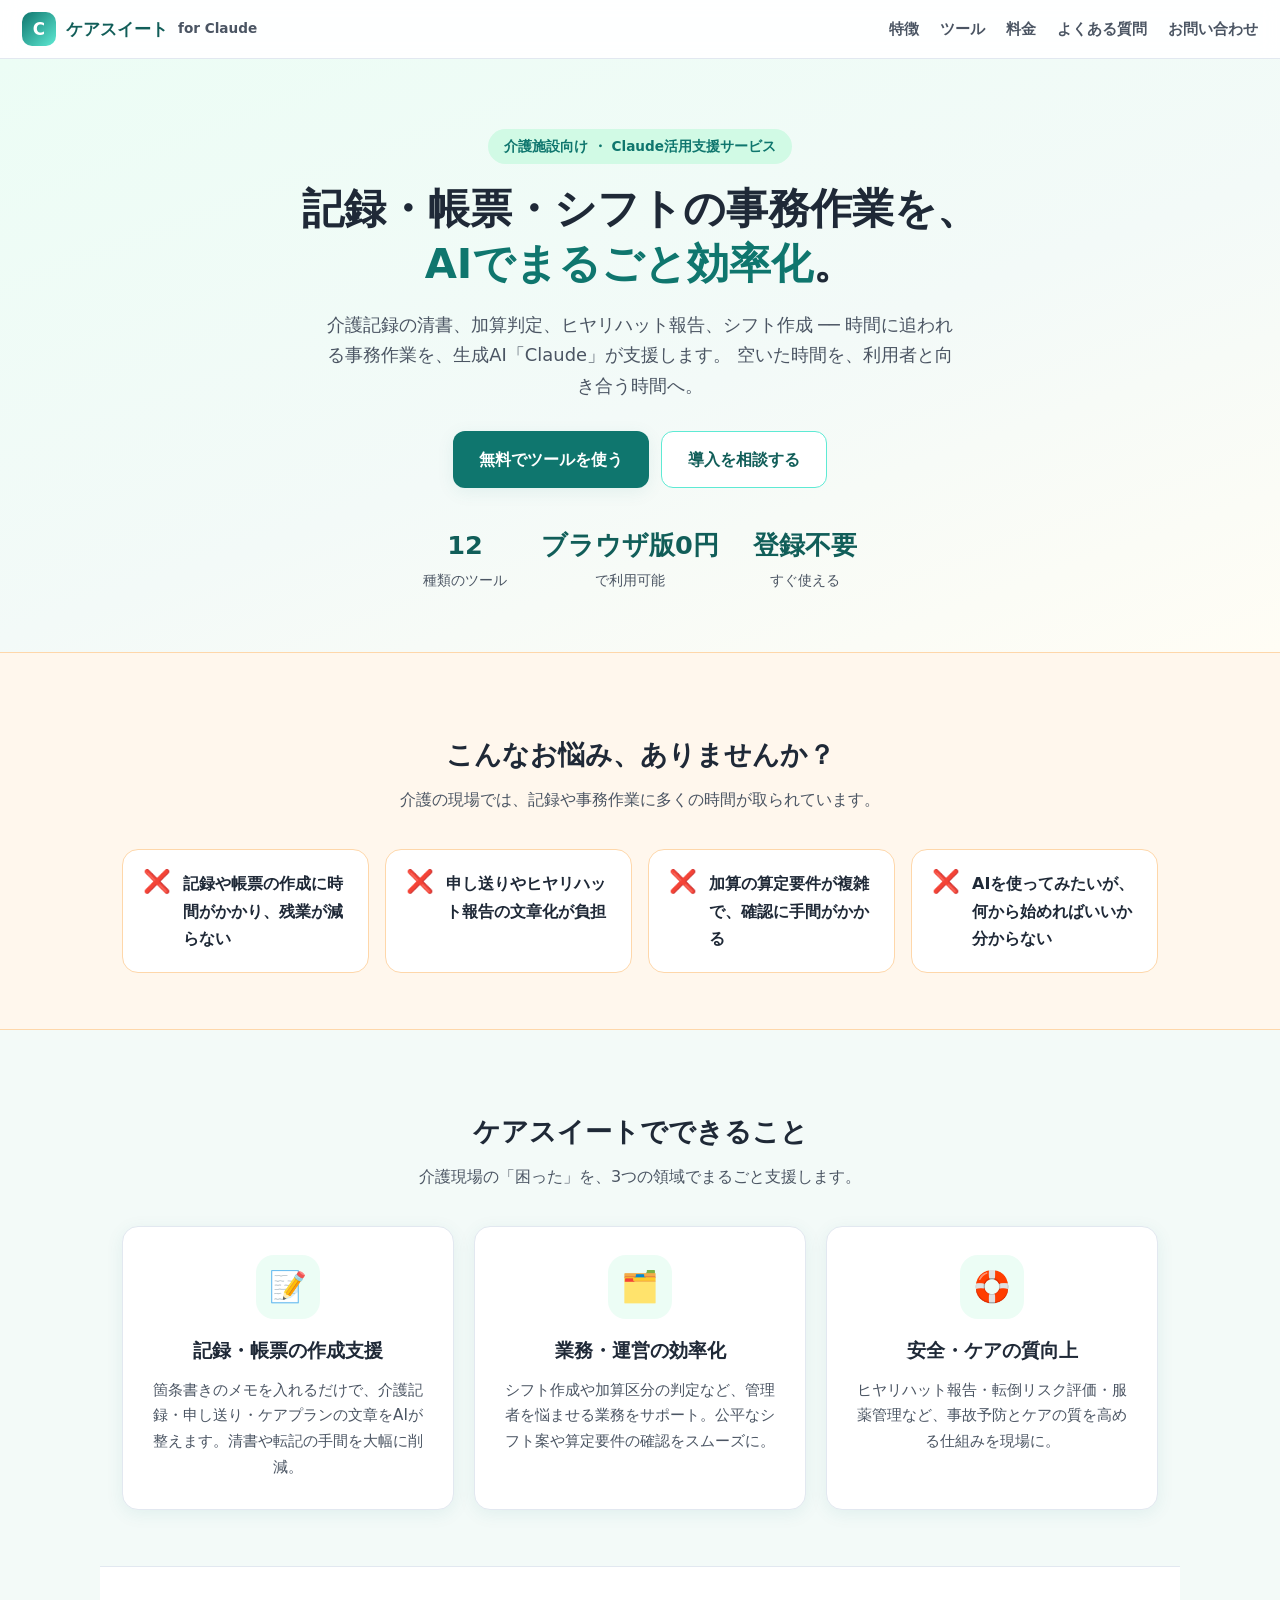
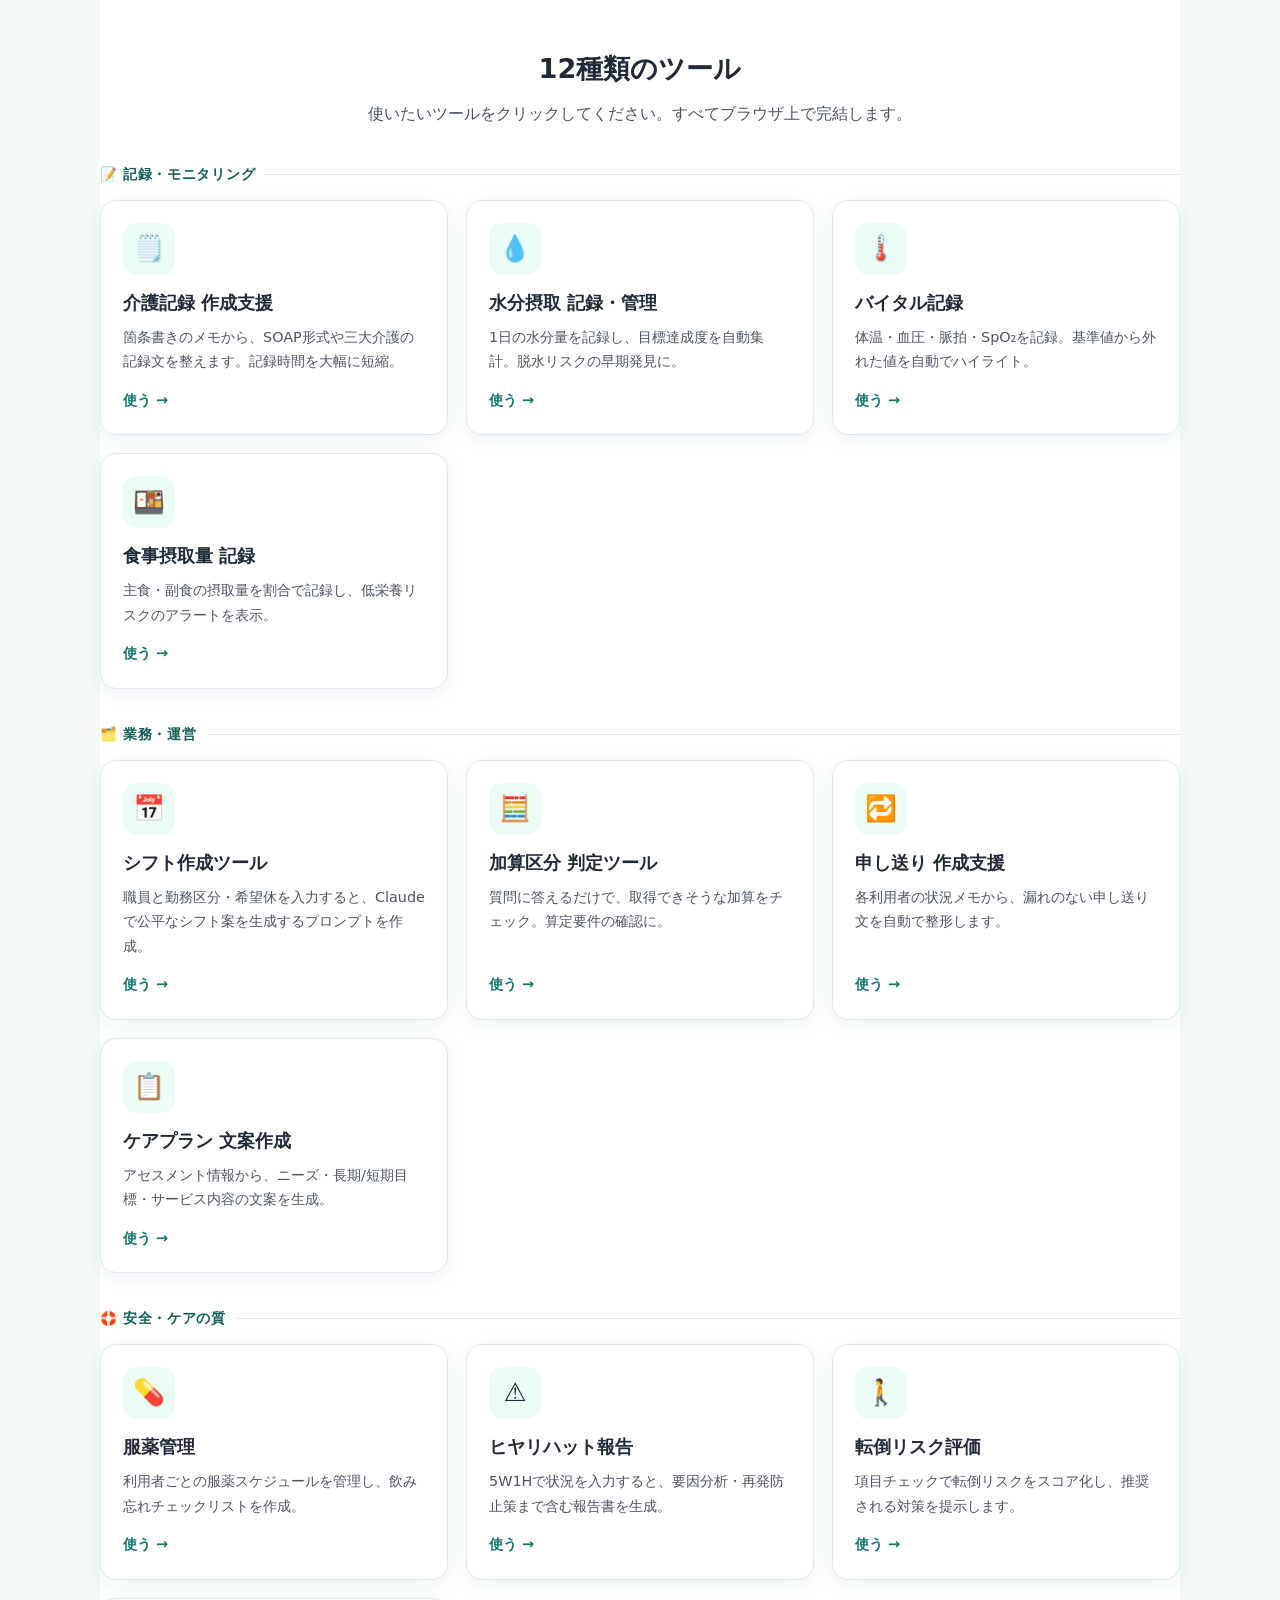
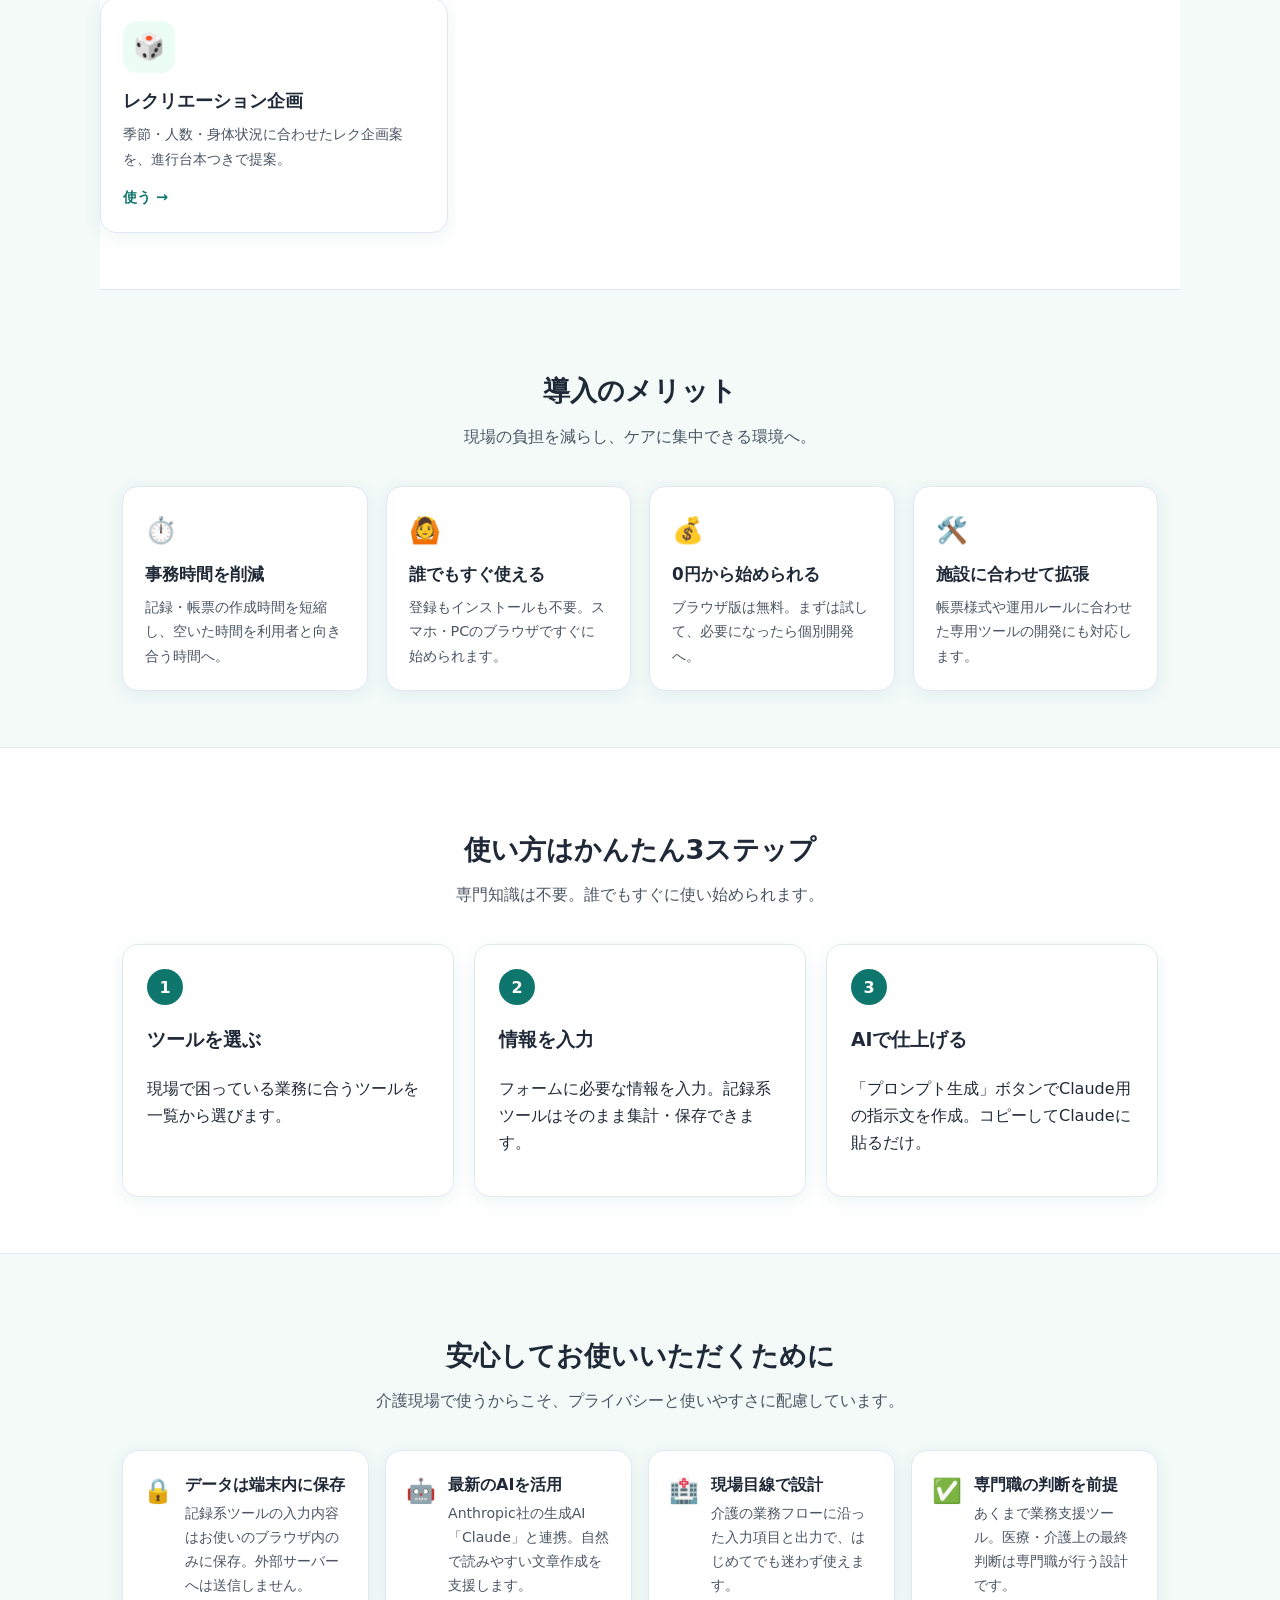
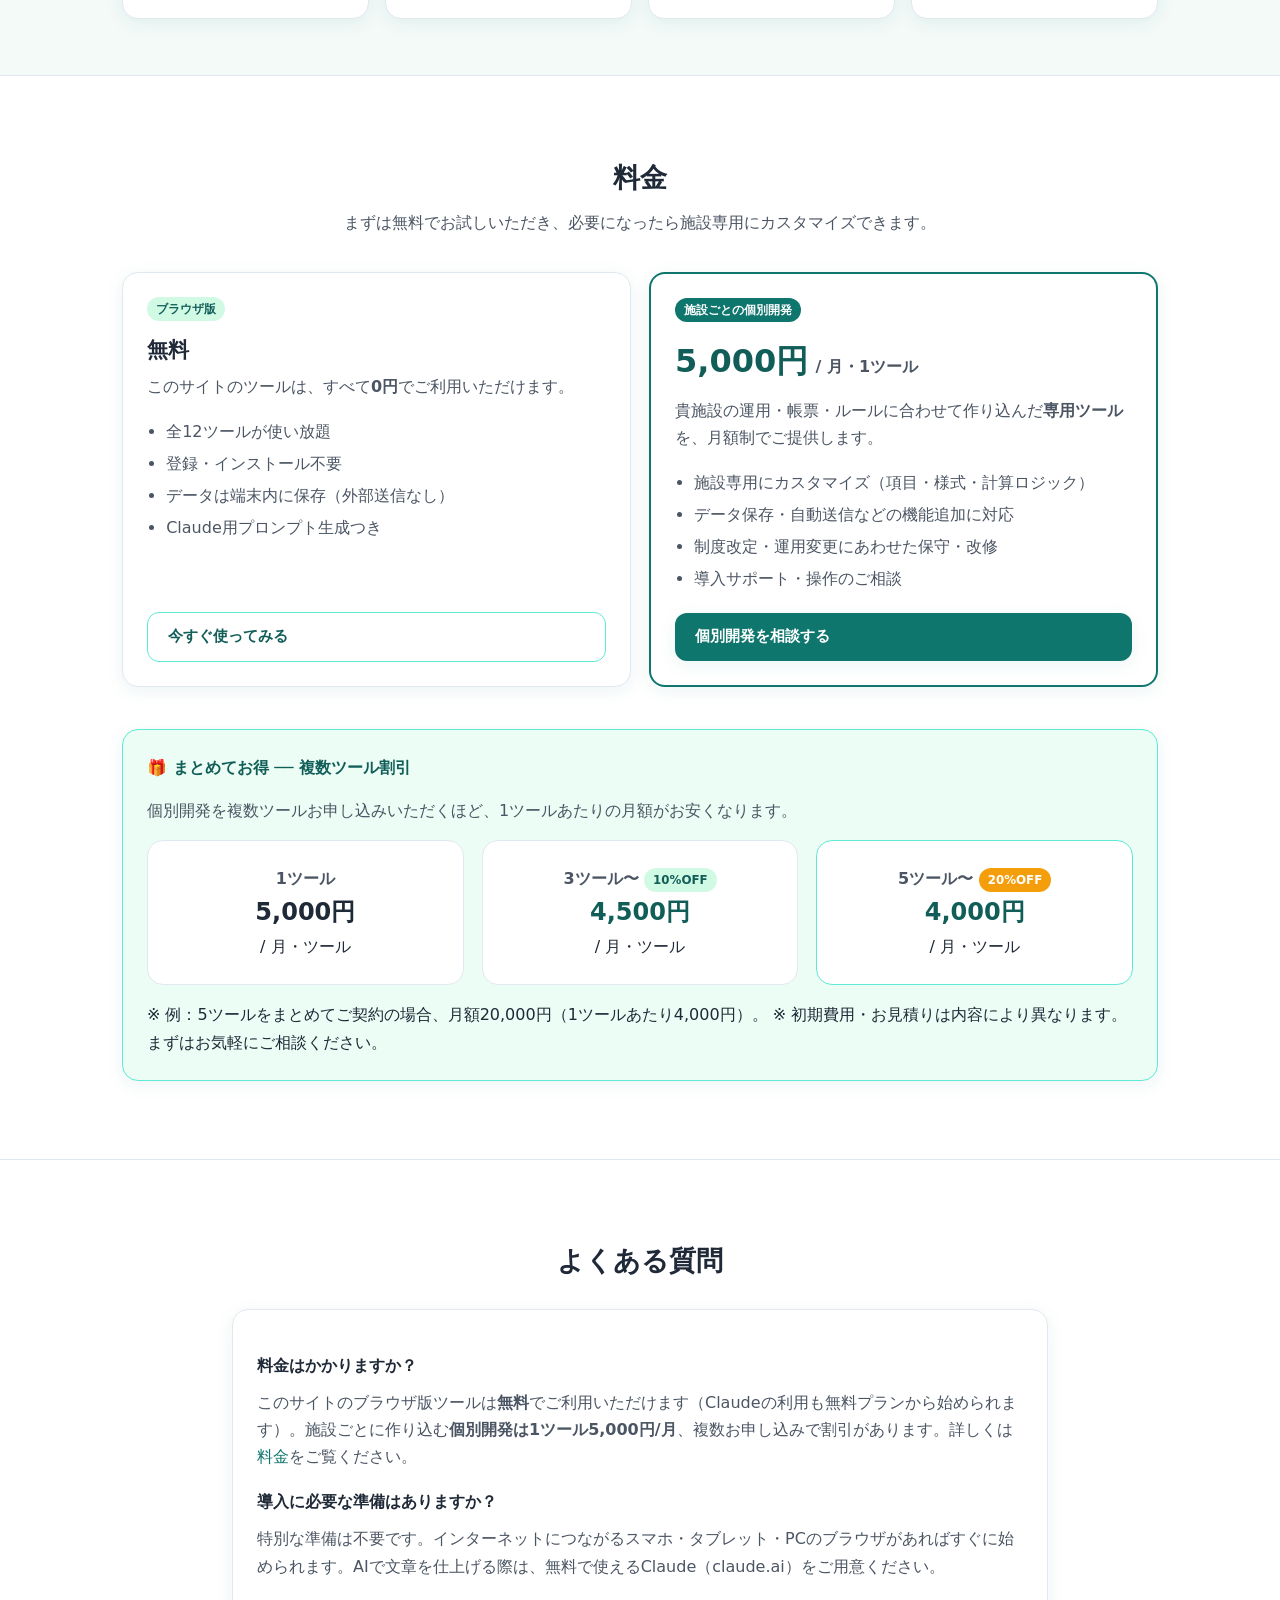
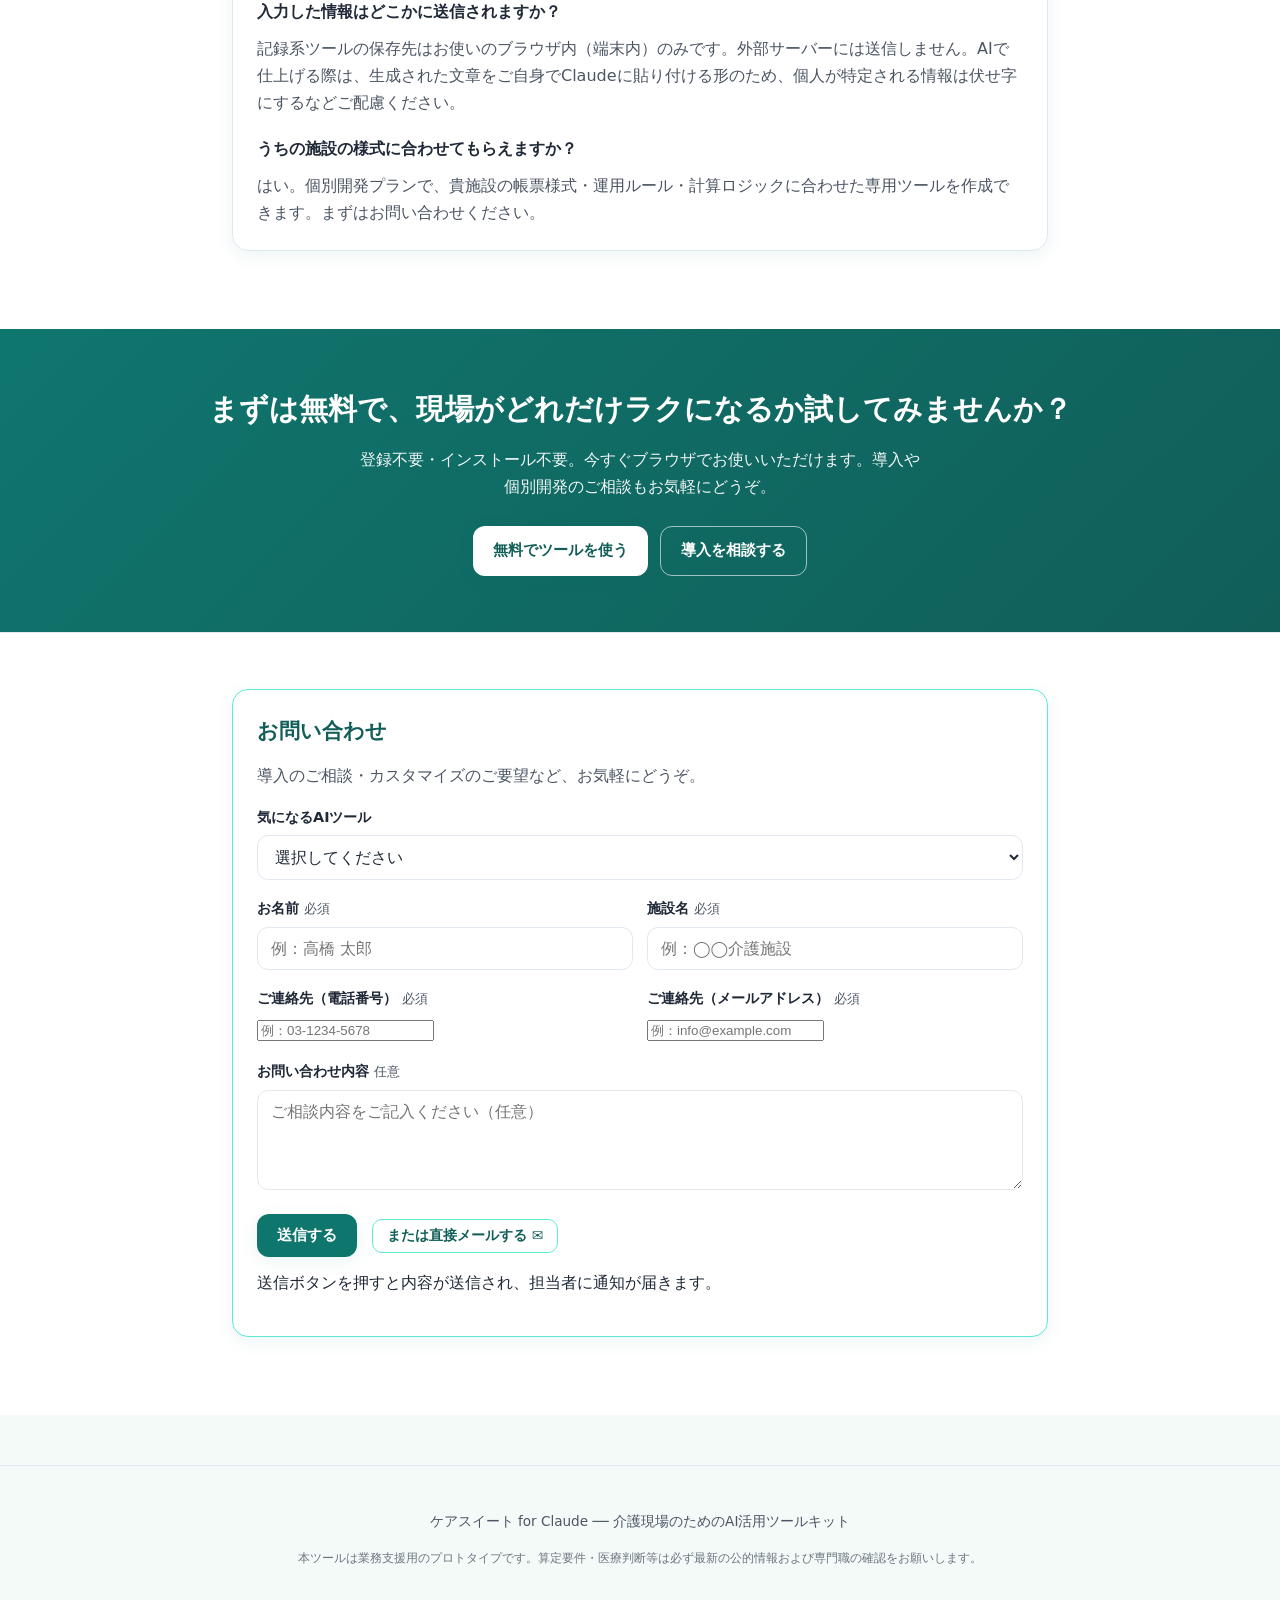
<file: index.html>
<!DOCTYPE html>
<html lang="ja">
<head>
<meta charset="UTF-8">
<meta name="viewport" content="width=device-width, initial-scale=1.0">
<title>ケアスイート for Claude ｜ 介護現場の事務作業をAIで効率化</title>
<meta name="description" content="介護記録・帳票・シフト作成・加算判定・ヒヤリハット報告など、時間に追われる事務作業をAI（Claude）で効率化。ブラウザですぐ使える無料ツール12種＋施設ごとの個別開発に対応。">
<link rel="stylesheet" href="assets/style.css">
<style>
/* ===== LP 専用スタイル ===== */
.hero {
  background: linear-gradient(160deg, #ecfdf5 0%, #f3faf8 55%, #fffdf5 100%);
  padding: 70px 22px 60px;
  text-align: center;
}
.hero .eyebrow {
  display: inline-block; font-weight: 700; color: var(--teal);
  background: #d1fae5; padding: 6px 16px; border-radius: 999px; font-size: .85rem; margin-bottom: 18px;
}
.hero h1 { font-size: 2.6rem; margin: 0 0 18px; line-height: 1.32; }
.hero h1 .hl { color: var(--teal); }
.hero p.lead { font-size: 1.12rem; color: var(--ink-soft); max-width: 640px; margin: 0 auto 30px; }
.hero .cta { display: flex; gap: 12px; justify-content: center; flex-wrap: wrap; }
.hero .btn { padding: 14px 26px; font-size: 1rem; }
.hero .stat { margin-top: 36px; display:flex; gap:34px; justify-content:center; flex-wrap:wrap; color:var(--ink-soft); font-size:.9rem; }
.hero .stat b { display:block; font-size:1.6rem; color:var(--teal-dark); }
@media (max-width:640px){ .hero h1{font-size:1.95rem;} }

.section { padding: 56px 0; }
.section-title { text-align: center; margin-bottom: 8px; font-size: 1.7rem; }
.section-sub { text-align: center; color: var(--ink-soft); margin: 0 0 36px; }

/* 課題提起 */
.problem { background:#fff7ed; border-top:1px solid #fed7aa; border-bottom:1px solid #fed7aa; }
.problem-grid { display:grid; grid-template-columns:repeat(auto-fit,minmax(240px,1fr)); gap:16px; }
.problem-card { background:#fff; border:1px solid #fed7aa; border-radius:var(--radius); padding:20px; display:flex; gap:12px; align-items:flex-start; }
.problem-card .x { font-size:1.4rem; line-height:1; }
.problem-card p { margin:0; color:var(--ink); font-weight:600; }

/* 3つの特徴 */
.pillars { display:grid; grid-template-columns:repeat(3,1fr); gap:20px; }
@media (max-width:820px){ .pillars{grid-template-columns:1fr;} }
.pillar { background:#fff; border:1px solid var(--line); border-radius:var(--radius); padding:28px; box-shadow:var(--shadow); text-align:center; }
.pillar .pico { width:64px;height:64px;border-radius:18px;background:#ecfdf5;display:grid;place-items:center;font-size:1.9rem;margin:0 auto 16px; }
.pillar h3 { margin:0 0 10px; font-size:1.2rem; }
.pillar p { color:var(--ink-soft); margin:0; font-size:.95rem; }

/* カテゴリ見出し（ツール一覧） */
.cat-label { font-size:.85rem; font-weight:800; color:var(--teal-dark); letter-spacing:.05em; margin:34px 0 14px; display:flex; align-items:center; gap:10px; }
.cat-label::after { content:""; flex:1; height:1px; background:var(--line); }
.grid { display:grid; grid-template-columns:repeat(auto-fill, minmax(260px, 1fr)); gap:18px; }
.tool-card { display:flex; flex-direction:column; background:#fff; border:1px solid var(--line); border-radius:var(--radius); padding:22px; box-shadow:var(--shadow); transition:transform .15s ease, box-shadow .15s ease, border-color .15s ease; text-decoration:none; color:inherit; }
.tool-card:hover { transform:translateY(-4px); box-shadow:var(--shadow-lg); border-color:var(--teal-light); text-decoration:none; }
.tool-card .ico { width:52px; height:52px; border-radius:14px; display:grid; place-items:center; font-size:1.6rem; margin-bottom:14px; background:#ecfdf5; }
.tool-card h3 { margin:0 0 6px; font-size:1.1rem; }
.tool-card p { margin:0 0 14px; color:var(--ink-soft); font-size:.9rem; flex:1; }
.tool-card .go { font-weight:700; color:var(--teal); font-size:.9rem; }

/* メリット */
.benefits { display:grid; grid-template-columns:repeat(auto-fit,minmax(230px,1fr)); gap:18px; }
.benefit { background:#fff; border:1px solid var(--line); border-radius:var(--radius); padding:22px; box-shadow:var(--shadow); }
.benefit .b-ico { font-size:1.6rem; }
.benefit h3 { margin:8px 0 6px; font-size:1.05rem; }
.benefit p { margin:0; color:var(--ink-soft); font-size:.9rem; }

/* 使い方 */
.how { display:grid; grid-template-columns:repeat(3,1fr); gap:20px; }
@media (max-width:760px){ .how{grid-template-columns:1fr;} }
.how .step { background:#fff; border:1px solid var(--line); border-radius:var(--radius); padding:24px; box-shadow:var(--shadow); }
.how .num { width:36px;height:36px;border-radius:50%;background:var(--teal);color:#fff;display:grid;place-items:center;font-weight:800;margin-bottom:12px; }

/* 信頼 */
.trust-grid { display:grid; grid-template-columns:repeat(auto-fit,minmax(240px,1fr)); gap:16px; }
.trust-item { display:flex; gap:12px; align-items:flex-start; background:#fff; border:1px solid var(--line); border-radius:var(--radius); padding:20px; box-shadow:var(--shadow); }
.trust-item .t-ico { font-size:1.5rem; }
.trust-item h3 { margin:0 0 4px; font-size:1rem; }
.trust-item p { margin:0; color:var(--ink-soft); font-size:.88rem; }

/* CTAバンド */
.cta-band { background:linear-gradient(135deg, var(--teal), var(--teal-dark)); color:#fff; text-align:center; padding:56px 22px; }
.cta-band h2 { font-size:1.8rem; margin:0 0 12px; color:#fff; }
.cta-band p { margin:0 auto 26px; max-width:560px; opacity:.95; }
.cta-band .btn-primary { background:#fff; color:var(--teal-dark); }
.cta-band .btn-primary:hover { background:#f0fdfa; }
.cta-band .btn-ghost { background:transparent; color:#fff; border-color:rgba(255,255,255,.6); }
.cta-band .btn-ghost:hover { background:rgba(255,255,255,.12); }
</style>
</head>
<body>

<header class="topbar">
  <div class="brand"><span class="logo">C</span> ケアスイート <span style="font-weight:600;color:var(--ink-soft);font-size:.85rem;">for Claude</span></div>
  <nav>
    <a href="#features">特徴</a>
    <a href="#tools">ツール</a>
    <a href="#pricing">料金</a>
    <a href="#faq">よくある質問</a>
    <a href="#contact-section">お問い合わせ</a>
  </nav>
</header>

<!-- ファーストビュー -->
<section class="hero">
  <span class="eyebrow">介護施設向け ・ Claude活用支援サービス</span>
  <h1>記録・帳票・シフトの事務作業を、<br><span class="hl">AIでまるごと効率化</span>。</h1>
  <p class="lead">介護記録の清書、加算判定、ヒヤリハット報告、シフト作成 ──
  時間に追われる事務作業を、生成AI「Claude」が支援します。
  空いた時間を、利用者と向き合う時間へ。</p>
  <div class="cta">
    <a class="btn btn-primary" href="#tools">無料でツールを使う</a>
    <a class="btn btn-ghost" href="#contact-section">導入を相談する</a>
  </div>
  <div class="stat">
    <div><b>12</b>種類のツール</div>
    <div><b>ブラウザ版0円</b>で利用可能</div>
    <div><b>登録不要</b>すぐ使える</div>
  </div>
</section>

<!-- 課題提起 -->
<section class="section problem">
  <div class="wrap">
    <h2 class="section-title">こんなお悩み、ありませんか？</h2>
    <p class="section-sub">介護の現場では、記録や事務作業に多くの時間が取られています。</p>
    <div class="problem-grid">
      <div class="problem-card"><span class="x">❌</span><p>記録や帳票の作成に時間がかかり、残業が減らない</p></div>
      <div class="problem-card"><span class="x">❌</span><p>申し送りやヒヤリハット報告の文章化が負担</p></div>
      <div class="problem-card"><span class="x">❌</span><p>加算の算定要件が複雑で、確認に手間がかかる</p></div>
      <div class="problem-card"><span class="x">❌</span><p>AIを使ってみたいが、何から始めればいいか分からない</p></div>
    </div>
  </div>
</section>

<!-- 3つの特徴 -->
<section class="section" id="features">
  <div class="wrap">
    <h2 class="section-title">ケアスイートでできること</h2>
    <p class="section-sub">介護現場の「困った」を、3つの領域でまるごと支援します。</p>
    <div class="pillars">
      <div class="pillar">
        <div class="pico">📝</div>
        <h3>記録・帳票の作成支援</h3>
        <p>箇条書きのメモを入れるだけで、介護記録・申し送り・ケアプランの文章をAIが整えます。清書や転記の手間を大幅に削減。</p>
      </div>
      <div class="pillar">
        <div class="pico">🗂️</div>
        <h3>業務・運営の効率化</h3>
        <p>シフト作成や加算区分の判定など、管理者を悩ませる業務をサポート。公平なシフト案や算定要件の確認をスムーズに。</p>
      </div>
      <div class="pillar">
        <div class="pico">🛟</div>
        <h3>安全・ケアの質向上</h3>
        <p>ヒヤリハット報告・転倒リスク評価・服薬管理など、事故予防とケアの質を高める仕組みを現場に。</p>
      </div>
    </div>
  </div>
</section>

<!-- ツール一覧 -->
<main class="wrap section" id="tools" style="background:#fff;border-top:1px solid var(--line);border-bottom:1px solid var(--line);">
  <h2 class="section-title">12種類のツール</h2>
  <p class="section-sub">使いたいツールをクリックしてください。すべてブラウザ上で完結します。</p>

  <div class="cat-label">📝 記録・モニタリング</div>
  <div class="grid">
    <a class="tool-card" href="tools/care-record.html">
      <div class="ico">🗒️</div><h3>介護記録 作成支援</h3>
      <p>箇条書きのメモから、SOAP形式や三大介護の記録文を整えます。記録時間を大幅に短縮。</p>
      <span class="go">使う →</span>
    </a>
    <a class="tool-card" href="tools/hydration.html">
      <div class="ico">💧</div><h3>水分摂取 記録・管理</h3>
      <p>1日の水分量を記録し、目標達成度を自動集計。脱水リスクの早期発見に。</p>
      <span class="go">使う →</span>
    </a>
    <a class="tool-card" href="tools/vitals.html">
      <div class="ico">🌡️</div><h3>バイタル記録</h3>
      <p>体温・血圧・脈拍・SpO₂を記録。基準値から外れた値を自動でハイライト。</p>
      <span class="go">使う →</span>
    </a>
    <a class="tool-card" href="tools/meal.html">
      <div class="ico">🍱</div><h3>食事摂取量 記録</h3>
      <p>主食・副食の摂取量を割合で記録し、低栄養リスクのアラートを表示。</p>
      <span class="go">使う →</span>
    </a>
  </div>

  <div class="cat-label">🗂️ 業務・運営</div>
  <div class="grid">
    <a class="tool-card" href="tools/shift.html">
      <div class="ico">📅</div><h3>シフト作成ツール</h3>
      <p>職員と勤務区分・希望休を入力すると、Claudeで公平なシフト案を生成するプロンプトを作成。</p>
      <span class="go">使う →</span>
    </a>
    <a class="tool-card" href="tools/kasan.html">
      <div class="ico">🧮</div><h3>加算区分 判定ツール</h3>
      <p>質問に答えるだけで、取得できそうな加算をチェック。算定要件の確認に。</p>
      <span class="go">使う →</span>
    </a>
    <a class="tool-card" href="tools/handover.html">
      <div class="ico">🔁</div><h3>申し送り 作成支援</h3>
      <p>各利用者の状況メモから、漏れのない申し送り文を自動で整形します。</p>
      <span class="go">使う →</span>
    </a>
    <a class="tool-card" href="tools/care-plan.html">
      <div class="ico">📋</div><h3>ケアプラン 文案作成</h3>
      <p>アセスメント情報から、ニーズ・長期/短期目標・サービス内容の文案を生成。</p>
      <span class="go">使う →</span>
    </a>
  </div>

  <div class="cat-label">🛟 安全・ケアの質</div>
  <div class="grid">
    <a class="tool-card" href="tools/medication.html">
      <div class="ico">💊</div><h3>服薬管理</h3>
      <p>利用者ごとの服薬スケジュールを管理し、飲み忘れチェックリストを作成。</p>
      <span class="go">使う →</span>
    </a>
    <a class="tool-card" href="tools/incident.html">
      <div class="ico">⚠️</div><h3>ヒヤリハット報告</h3>
      <p>5W1Hで状況を入力すると、要因分析・再発防止策まで含む報告書を生成。</p>
      <span class="go">使う →</span>
    </a>
    <a class="tool-card" href="tools/fall-risk.html">
      <div class="ico">🚶</div><h3>転倒リスク評価</h3>
      <p>項目チェックで転倒リスクをスコア化し、推奨される対策を提示します。</p>
      <span class="go">使う →</span>
    </a>
    <a class="tool-card" href="tools/recreation.html">
      <div class="ico">🎲</div><h3>レクリエーション企画</h3>
      <p>季節・人数・身体状況に合わせたレク企画案を、進行台本つきで提案。</p>
      <span class="go">使う →</span>
    </a>
  </div>
</main>

<!-- 導入メリット -->
<section class="section">
  <div class="wrap">
    <h2 class="section-title">導入のメリット</h2>
    <p class="section-sub">現場の負担を減らし、ケアに集中できる環境へ。</p>
    <div class="benefits">
      <div class="benefit"><div class="b-ico">⏱️</div><h3>事務時間を削減</h3><p>記録・帳票の作成時間を短縮し、空いた時間を利用者と向き合う時間へ。</p></div>
      <div class="benefit"><div class="b-ico">🙆</div><h3>誰でもすぐ使える</h3><p>登録もインストールも不要。スマホ・PCのブラウザですぐに始められます。</p></div>
      <div class="benefit"><div class="b-ico">💰</div><h3>0円から始められる</h3><p>ブラウザ版は無料。まずは試して、必要になったら個別開発へ。</p></div>
      <div class="benefit"><div class="b-ico">🛠️</div><h3>施設に合わせて拡張</h3><p>帳票様式や運用ルールに合わせた専用ツールの開発にも対応します。</p></div>
    </div>
  </div>
</section>

<!-- 使い方 -->
<section class="section" id="how" style="background:#fff;border-top:1px solid var(--line);border-bottom:1px solid var(--line);">
  <div class="wrap">
    <h2 class="section-title">使い方はかんたん3ステップ</h2>
    <p class="section-sub">専門知識は不要。誰でもすぐに使い始められます。</p>
    <div class="how">
      <div class="step"><div class="num">1</div><h3>ツールを選ぶ</h3><p>現場で困っている業務に合うツールを一覧から選びます。</p></div>
      <div class="step"><div class="num">2</div><h3>情報を入力</h3><p>フォームに必要な情報を入力。記録系ツールはそのまま集計・保存できます。</p></div>
      <div class="step"><div class="num">3</div><h3>AIで仕上げる</h3><p>「プロンプト生成」ボタンでClaude用の指示文を作成。コピーしてClaudeに貼るだけ。</p></div>
    </div>
  </div>
</section>

<!-- 安心・信頼 -->
<section class="section">
  <div class="wrap">
    <h2 class="section-title">安心してお使いいただくために</h2>
    <p class="section-sub">介護現場で使うからこそ、プライバシーと使いやすさに配慮しています。</p>
    <div class="trust-grid">
      <div class="trust-item"><span class="t-ico">🔒</span><div><h3>データは端末内に保存</h3><p>記録系ツールの入力内容はお使いのブラウザ内のみに保存。外部サーバーへは送信しません。</p></div></div>
      <div class="trust-item"><span class="t-ico">🤖</span><div><h3>最新のAIを活用</h3><p>Anthropic社の生成AI「Claude」と連携。自然で読みやすい文章作成を支援します。</p></div></div>
      <div class="trust-item"><span class="t-ico">🏥</span><div><h3>現場目線で設計</h3><p>介護の業務フローに沿った入力項目と出力で、はじめてでも迷わず使えます。</p></div></div>
      <div class="trust-item"><span class="t-ico">✅</span><div><h3>専門職の判断を前提</h3><p>あくまで業務支援ツール。医療・介護上の最終判断は専門職が行う設計です。</p></div></div>
    </div>
  </div>
</section>

<!-- 料金 -->
<section class="section" id="pricing" style="background:#fff;border-top:1px solid var(--line);">
  <div class="wrap">
    <h2 class="section-title">料金</h2>
    <p class="section-sub">まずは無料でお試しいただき、必要になったら施設専用にカスタマイズできます。</p>

    <div class="grid" style="grid-template-columns:repeat(auto-fit,minmax(280px,1fr));align-items:stretch;">
      <!-- 無料プラン -->
      <div class="card" style="display:flex;flex-direction:column;">
        <span class="badge" style="align-self:flex-start;">ブラウザ版</span>
        <h3 style="font-size:1.3rem;margin:12px 0 4px;">無料</h3>
        <p style="color:var(--ink-soft);margin:0 0 16px;">このサイトのツールは、すべて<b>0円</b>でご利用いただけます。</p>
        <ul style="margin:0 0 18px;padding-left:1.2em;color:var(--ink-soft);line-height:2;">
          <li>全12ツールが使い放題</li>
          <li>登録・インストール不要</li>
          <li>データは端末内に保存（外部送信なし）</li>
          <li>Claude用プロンプト生成つき</li>
        </ul>
        <div style="flex:1;"></div>
        <a class="btn btn-ghost" href="#tools">今すぐ使ってみる</a>
      </div>

      <!-- 個別開発プラン -->
      <div class="card" style="display:flex;flex-direction:column;border:2px solid var(--teal);position:relative;">
        <span class="badge" style="align-self:flex-start;background:var(--teal);color:#fff;">施設ごとの個別開発</span>
        <h3 style="font-size:1.3rem;margin:12px 0 0;"><span style="font-size:2rem;font-weight:800;color:var(--teal-dark);">5,000円</span> <span style="color:var(--ink-soft);font-size:1rem;">/ 月・1ツール</span></h3>
        <p style="color:var(--ink-soft);margin:8px 0 16px;">貴施設の運用・帳票・ルールに合わせて作り込んだ<b>専用ツール</b>を、月額制でご提供します。</p>
        <ul style="margin:0 0 18px;padding-left:1.2em;color:var(--ink-soft);line-height:2;">
          <li>施設専用にカスタマイズ（項目・様式・計算ロジック）</li>
          <li>データ保存・自動送信などの機能追加に対応</li>
          <li>制度改定・運用変更にあわせた保守・改修</li>
          <li>導入サポート・操作のご相談</li>
        </ul>
        <div style="flex:1;"></div>
        <a class="btn btn-primary" href="#contact-section">個別開発を相談する</a>
      </div>
    </div>

    <!-- まとめ割 -->
    <div class="card" style="margin-top:20px;background:#ecfdf5;border-color:var(--teal-light);">
      <h3 style="margin-top:0;color:var(--teal-dark);">🎁 まとめてお得 ── 複数ツール割引</h3>
      <p style="color:var(--ink-soft);">個別開発を複数ツールお申し込みいただくほど、1ツールあたりの月額がお安くなります。</p>
      <div class="grid" style="grid-template-columns:repeat(auto-fit,minmax(180px,1fr));margin-top:14px;">
        <div class="card" style="text-align:center;margin:0;box-shadow:none;">
          <div style="font-weight:700;color:var(--ink-soft);">1ツール</div>
          <div style="font-size:1.5rem;font-weight:800;">5,000円</div>
          <div class="hint">/ 月・ツール</div>
        </div>
        <div class="card" style="text-align:center;margin:0;box-shadow:none;">
          <div style="font-weight:700;color:var(--ink-soft);">3ツール〜 <span class="badge">10%OFF</span></div>
          <div style="font-size:1.5rem;font-weight:800;color:var(--teal-dark);">4,500円</div>
          <div class="hint">/ 月・ツール</div>
        </div>
        <div class="card" style="text-align:center;margin:0;box-shadow:none;border-color:var(--teal-light);">
          <div style="font-weight:700;color:var(--ink-soft);">5ツール〜 <span class="badge" style="background:var(--accent);color:#fff;">20%OFF</span></div>
          <div style="font-size:1.5rem;font-weight:800;color:var(--teal-dark);">4,000円</div>
          <div class="hint">/ 月・ツール</div>
        </div>
      </div>
      <p class="hint" style="margin:16px 0 0;">※ 例：5ツールをまとめてご契約の場合、月額20,000円（1ツールあたり4,000円）。 ※ 初期費用・お見積りは内容により異なります。まずはお気軽にご相談ください。</p>
    </div>
  </div>
</section>

<!-- FAQ -->
<section class="section" id="faq" style="background:#fff;border-top:1px solid var(--line);">
  <div class="tool-wrap">
    <h2 class="section-title">よくある質問</h2>
    <div class="card" style="margin-top:24px;">
      <h3>料金はかかりますか？</h3>
      <p style="color:var(--ink-soft);margin:0 0 18px;">このサイトのブラウザ版ツールは<b>無料</b>でご利用いただけます（Claudeの利用も無料プランから始められます）。施設ごとに作り込む<b>個別開発は1ツール5,000円/月</b>、複数お申し込みで割引があります。詳しくは<a href="#pricing">料金</a>をご覧ください。</p>
      <h3>導入に必要な準備はありますか？</h3>
      <p style="color:var(--ink-soft);margin:0 0 18px;">特別な準備は不要です。インターネットにつながるスマホ・タブレット・PCのブラウザがあればすぐに始められます。AIで文章を仕上げる際は、無料で使えるClaude（claude.ai）をご用意ください。</p>
      <h3>入力した情報はどこかに送信されますか？</h3>
      <p style="color:var(--ink-soft);margin:0 0 18px;">記録系ツールの保存先はお使いのブラウザ内（端末内）のみです。外部サーバーには送信しません。AIで仕上げる際は、生成された文章をご自身でClaudeに貼り付ける形のため、個人が特定される情報は伏せ字にするなどご配慮ください。</p>
      <h3>うちの施設の様式に合わせてもらえますか？</h3>
      <p style="color:var(--ink-soft);margin:0;">はい。個別開発プランで、貴施設の帳票様式・運用ルール・計算ロジックに合わせた専用ツールを作成できます。まずはお問い合わせください。</p>
    </div>
  </div>
</section>

<!-- 最終CTAバンド -->
<section class="cta-band">
  <h2>まずは無料で、現場がどれだけラクになるか試してみませんか？</h2>
  <p>登録不要・インストール不要。今すぐブラウザでお使いいただけます。導入や個別開発のご相談もお気軽にどうぞ。</p>
  <div class="cta" style="display:flex;gap:12px;justify-content:center;flex-wrap:wrap;">
    <a class="btn btn-primary" href="#tools">無料でツールを使う</a>
    <a class="btn btn-ghost" href="#contact-section">導入を相談する</a>
  </div>
</section>

<!-- お問い合わせ -->
<section class="section" id="contact-section" style="background:#fff;border-top:1px solid var(--line);">
  <div class="tool-wrap">
    <div id="contact-mount"></div>
  </div>
</section>

<footer class="site">
  <p>ケアスイート for Claude ── 介護現場のためのAI活用ツールキット</p>
  <p style="font-size:.78rem;opacity:.8;">本ツールは業務支援用のプロトタイプです。算定要件・医療判断等は必ず最新の公的情報および専門職の確認をお願いします。</p>
</footer>

<script src="assets/common.js"></script>
<script>mountContact("");</script>
</body>
</html>
</file>
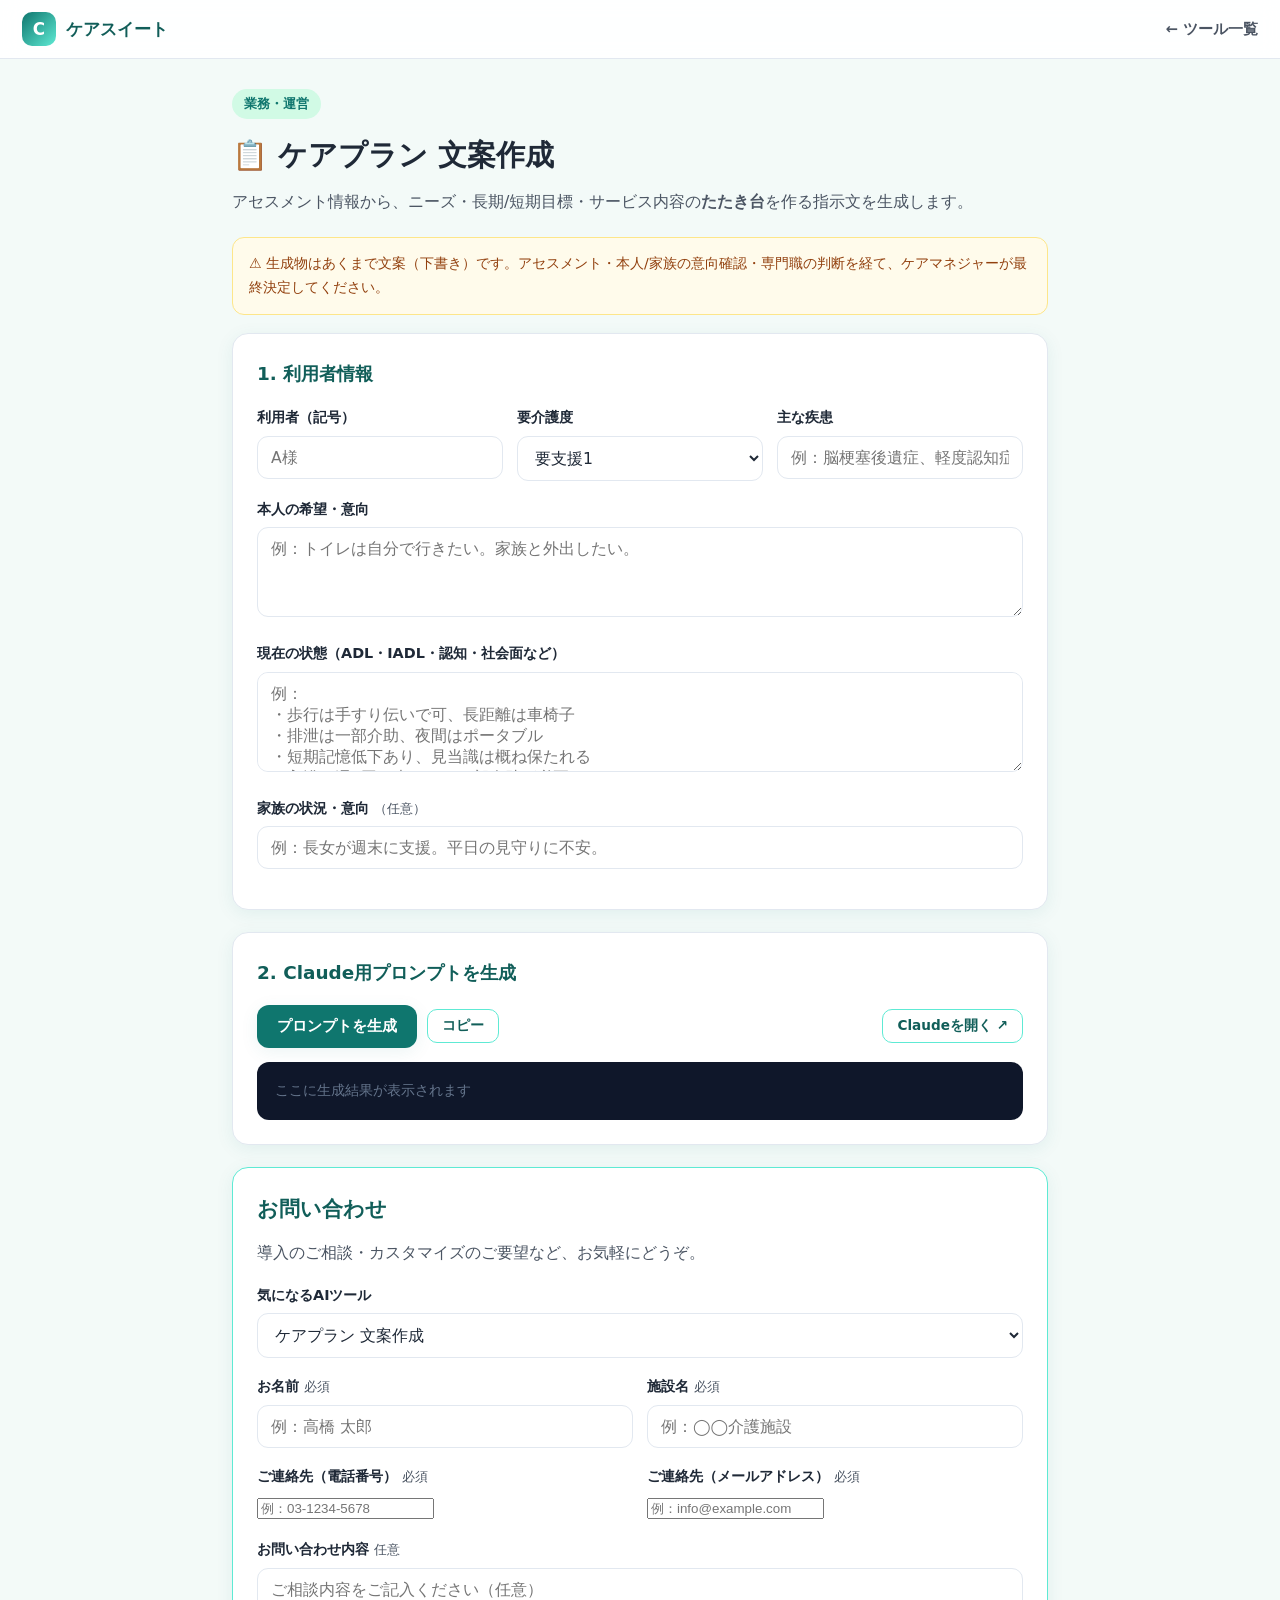
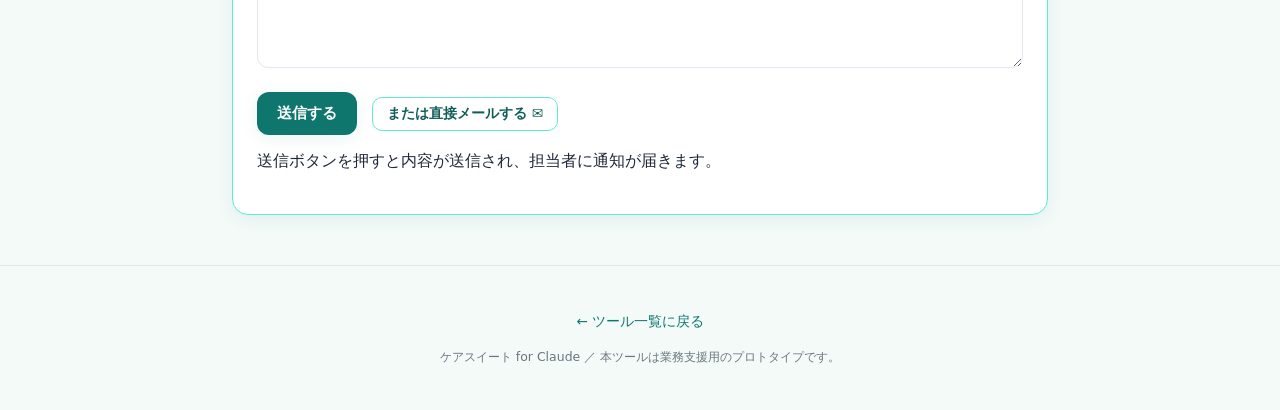
<file: tools/care-plan.html>
<!DOCTYPE html>
<html lang="ja">
<head>
<meta charset="UTF-8">
<meta name="viewport" content="width=device-width, initial-scale=1.0">
<title>ケアプラン 文案作成 ｜ ケアスイート for Claude</title>
<link rel="stylesheet" href="../assets/style.css">
</head>
<body>
<header class="topbar">
  <a class="brand" href="../index.html" style="color:var(--teal-dark);"><span class="logo">C</span> ケアスイート</a>
  <nav><a href="../index.html">← ツール一覧</a></nav>
</header>

<main class="tool-wrap">
  <div class="tool-head">
    <span class="eyebrow">業務・運営</span>
    <h1>📋 ケアプラン 文案作成</h1>
    <p>アセスメント情報から、ニーズ・長期/短期目標・サービス内容の<b>たたき台</b>を作る指示文を生成します。</p>
  </div>

  <div class="note">⚠️ 生成物はあくまで文案（下書き）です。アセスメント・本人/家族の意向確認・専門職の判断を経て、ケアマネジャーが最終決定してください。</div>

  <div class="card">
    <h2>1. 利用者情報</h2>
    <div class="grid-3">
      <div class="field"><label>利用者（記号）</label><input type="text" id="user" placeholder="A様"></div>
      <div class="field"><label>要介護度</label><select id="care"><option>要支援1</option><option>要支援2</option><option>要介護1</option><option>要介護2</option><option>要介護3</option><option>要介護4</option><option>要介護5</option></select></div>
      <div class="field"><label>主な疾患</label><input type="text" id="disease" placeholder="例：脳梗塞後遺症、軽度認知症"></div>
    </div>
    <div class="field"><label>本人の希望・意向</label>
      <textarea id="hope" rows="2" placeholder="例：トイレは自分で行きたい。家族と外出したい。"></textarea></div>
    <div class="field"><label>現在の状態（ADL・IADL・認知・社会面など）</label>
      <textarea id="state" rows="4" placeholder="例：&#10;・歩行は手すり伝いで可、長距離は車椅子&#10;・排泄は一部介助、夜間はポータブル&#10;・短期記憶低下あり、見当識は概ね保たれる&#10;・入浴は週2回、声かけと一部介助が必要"></textarea></div>
    <div class="field"><label>家族の状況・意向 <span class="hint">（任意）</span></label>
      <input type="text" id="family" placeholder="例：長女が週末に支援。平日の見守りに不安。"></div>
  </div>

  <div class="card">
    <h2>2. Claude用プロンプトを生成</h2>
    <div class="toolbar-row">
      <button class="btn btn-primary" onclick="gen()">プロンプトを生成</button>
      <button class="btn btn-ghost btn-sm" onclick="copyOutput('out')">コピー</button>
      <div class="spacer"></div>
      <button class="btn btn-ghost btn-sm" onclick="openClaude()">Claudeを開く ↗</button>
    </div>
    <div class="output" id="out"></div>
  </div>
  <div id="contact-mount"></div>
</main>

<footer class="site">
  <p><a href="../index.html">← ツール一覧に戻る</a></p>
  <p style="font-size:.78rem;opacity:.8;">ケアスイート for Claude ／ 本ツールは業務支援用のプロトタイプです。</p>
</footer>

<script src="../assets/common.js"></script>
<script>mountContact("ケアプラン 文案作成");</script>
<script>
function gen(){
  const state=document.getElementById("state").value.trim();
  if(!state){toast("現在の状態を入力してください");return;}
  const user=document.getElementById("user").value||"利用者";
  const care=document.getElementById("care").value;
  const disease=document.getElementById("disease").value||"記載なし";
  const hope=document.getElementById("hope").value.trim()||"記載なし";
  const family=document.getElementById("family").value.trim()||"記載なし";
  const p=
`あなたは経験豊富な介護支援専門員（ケアマネジャー）です。以下のアセスメント情報をもとに、居宅/施設サービス計画書の文案（たたき台）を作成してください。

# 利用者情報
- ${user}（${care}）
- 主な疾患：${disease}
- 本人の希望・意向：${hope}
- 現在の状態：
${state}
- 家族の状況・意向：${family}

# 作成してほしい内容
1. 利用者・家族の意向（要約）
2. 総合的な援助の方針
3. 生活全般の解決すべき課題（ニーズ）：3〜5項目
4. 各ニーズに対する「長期目標／短期目標（期間の目安つき）」
5. 各目標に対する「サービス内容・留意点」の例

# ルール
- 本人の「したい」を尊重した自立支援の視点で書く
- 専門用語と平易な表現を併用する
- 情報が不足する箇所は決めつけず「※要アセスメント」と記す
- これは下書きであり、最終決定はケアマネ・多職種・本人/家族で行う前提で書く`;
  document.getElementById("out").textContent=p; toast("生成しました ✓");
}
</script>
</body>
</html>
</file>
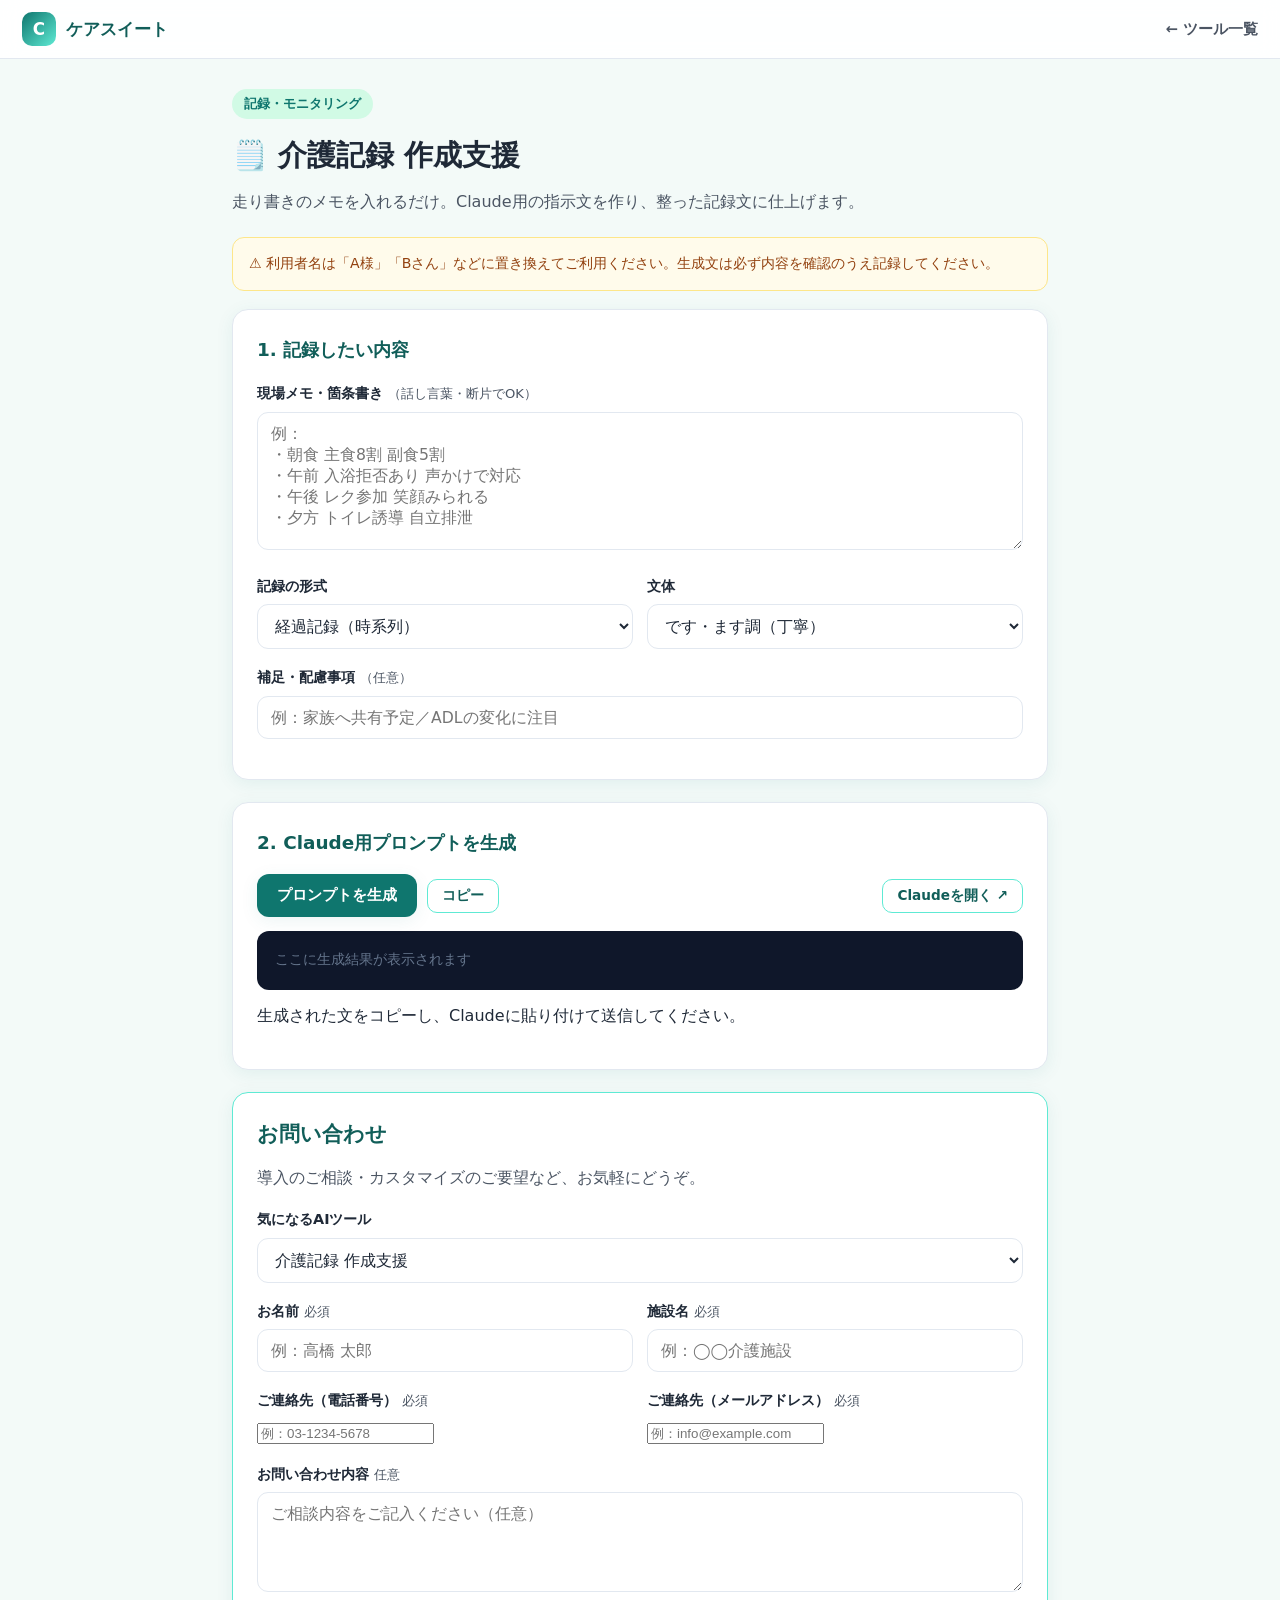
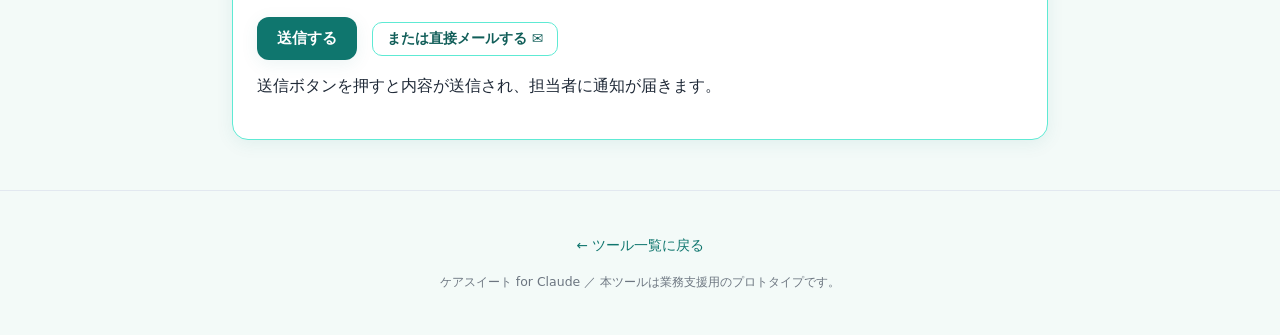
<file: tools/care-record.html>
<!DOCTYPE html>
<html lang="ja">
<head>
<meta charset="UTF-8">
<meta name="viewport" content="width=device-width, initial-scale=1.0">
<title>介護記録 作成支援 ｜ ケアスイート for Claude</title>
<link rel="stylesheet" href="../assets/style.css">
</head>
<body>
<header class="topbar">
  <a class="brand" href="../index.html" style="color:var(--teal-dark);"><span class="logo">C</span> ケアスイート</a>
  <nav><a href="../index.html">← ツール一覧</a></nav>
</header>

<main class="tool-wrap">
  <div class="tool-head">
    <span class="eyebrow">記録・モニタリング</span>
    <h1>🗒️ 介護記録 作成支援</h1>
    <p>走り書きのメモを入れるだけ。Claude用の指示文を作り、整った記録文に仕上げます。</p>
  </div>

  <div class="note">⚠️ 利用者名は「A様」「Bさん」などに置き換えてご利用ください。生成文は必ず内容を確認のうえ記録してください。</div>

  <div class="card">
    <h2>1. 記録したい内容</h2>
    <div class="field">
      <label>現場メモ・箇条書き <span class="hint">（話し言葉・断片でOK）</span></label>
      <textarea id="memo" rows="6" placeholder="例：&#10;・朝食 主食8割 副食5割&#10;・午前 入浴拒否あり 声かけで対応&#10;・午後 レク参加 笑顔みられる&#10;・夕方 トイレ誘導 自立排泄"></textarea>
    </div>
    <div class="grid-2">
      <div class="field">
        <label>記録の形式</label>
        <select id="format">
          <option value="経過記録（時系列）">経過記録（時系列）</option>
          <option value="SOAP形式（S/O/A/P）">SOAP形式（S/O/A/P）</option>
          <option value="フォーカスチャーティング（F-DAR）">フォーカスチャーティング（F-DAR）</option>
          <option value="三大介護（食事・排泄・入浴）別">三大介護（食事・排泄・入浴）別</option>
        </select>
      </div>
      <div class="field">
        <label>文体</label>
        <select id="tone">
          <option value="です・ます調（丁寧）">です・ます調（丁寧）</option>
          <option value="だ・である調（簡潔）">だ・である調（簡潔）</option>
          <option value="体言止め中心（短文）">体言止め中心（短文）</option>
        </select>
      </div>
    </div>
    <div class="field">
      <label>補足・配慮事項 <span class="hint">（任意）</span></label>
      <input type="text" id="extra" placeholder="例：家族へ共有予定／ADLの変化に注目">
    </div>
  </div>

  <div class="card">
    <h2>2. Claude用プロンプトを生成</h2>
    <div class="toolbar-row">
      <button class="btn btn-primary" onclick="gen()">プロンプトを生成</button>
      <button class="btn btn-ghost btn-sm" onclick="copyOutput('out')">コピー</button>
      <div class="spacer"></div>
      <button class="btn btn-ghost btn-sm" onclick="openClaude()">Claudeを開く ↗</button>
    </div>
    <div class="output" id="out"></div>
    <p class="hint" style="margin-top:12px;">生成された文をコピーし、Claudeに貼り付けて送信してください。</p>
  </div>
  <div id="contact-mount"></div>
</main>

<footer class="site">
  <p><a href="../index.html">← ツール一覧に戻る</a></p>
  <p style="font-size:.78rem;opacity:.8;">ケアスイート for Claude ／ 本ツールは業務支援用のプロトタイプです。</p>
</footer>

<script src="../assets/common.js"></script>
<script>mountContact("介護記録 作成支援");</script>
<script>
function gen() {
  const memo = document.getElementById("memo").value.trim();
  if (!memo) { toast("現場メモを入力してください"); return; }
  const format = document.getElementById("format").value;
  const tone = document.getElementById("tone").value;
  const extra = document.getElementById("extra").value.trim();

  const p =
`あなたは介護施設のベテラン介護福祉士です。以下の現場メモをもとに、介護記録として適切な文章に整えてください。

# 出力形式
${format}

# 文体
${tone}

# ルール
- 事実と主観（職員の判断・推測）を区別して書く
- 推測には「〜と思われる」等を用い、断定しない
- 専門用語は適切に使いつつ、誰が読んでも分かる表現にする
- メモにない情報は創作しない。不足があれば「※要確認」として末尾に列挙する
${extra ? "- 補足配慮：" + extra : ""}

# 現場メモ
${memo}`;

  document.getElementById("out").textContent = p;
  toast("生成しました ✓");
}
</script>
</body>
</html>
</file>
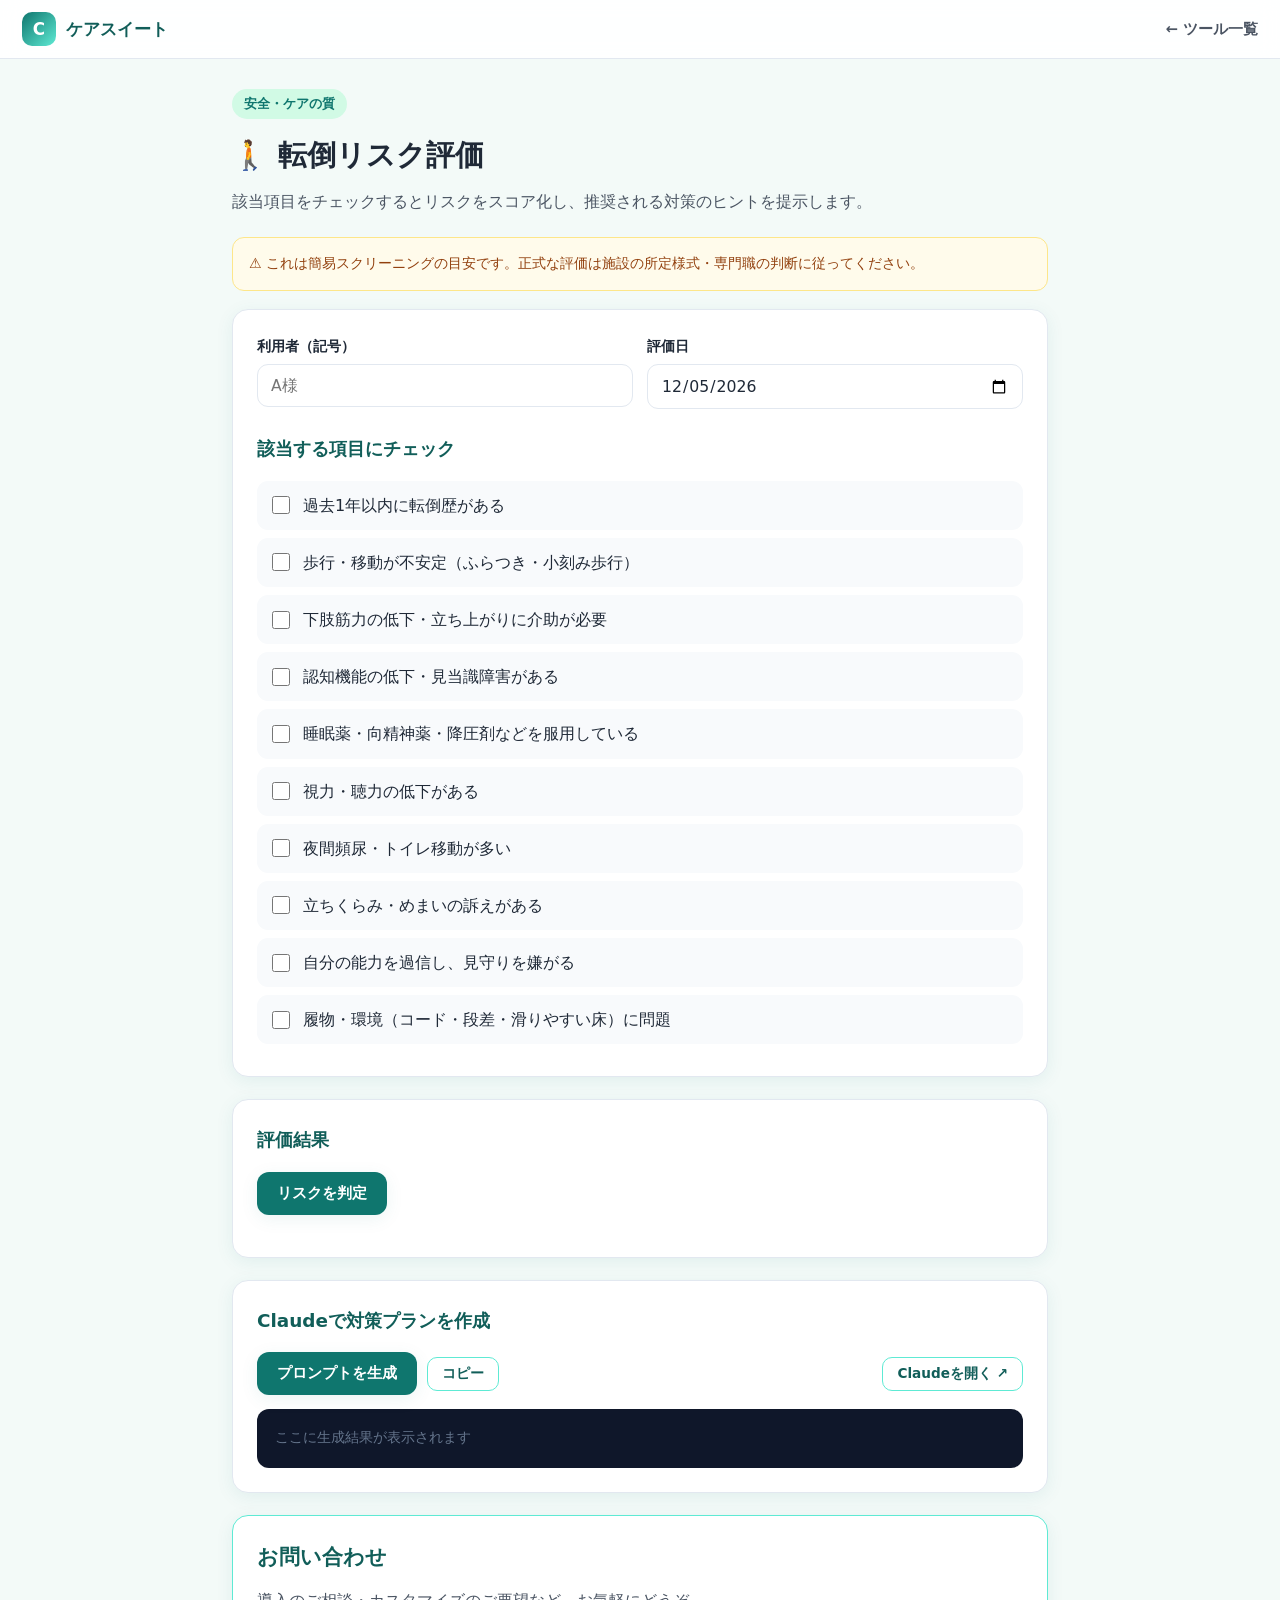
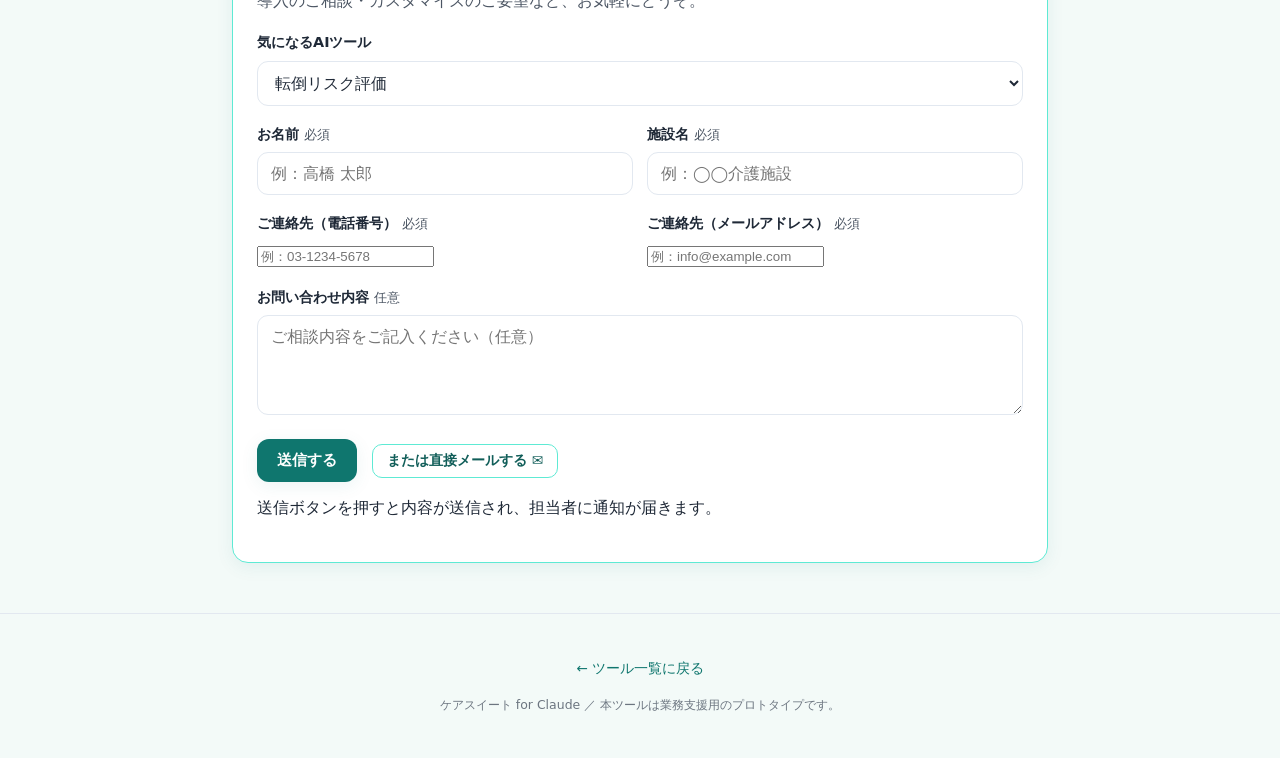
<file: tools/fall-risk.html>
<!DOCTYPE html>
<html lang="ja">
<head>
<meta charset="UTF-8">
<meta name="viewport" content="width=device-width, initial-scale=1.0">
<title>転倒リスク評価 ｜ ケアスイート for Claude</title>
<link rel="stylesheet" href="../assets/style.css">
</head>
<body>
<header class="topbar">
  <a class="brand" href="../index.html" style="color:var(--teal-dark);"><span class="logo">C</span> ケアスイート</a>
  <nav><a href="../index.html">← ツール一覧</a></nav>
</header>

<main class="tool-wrap">
  <div class="tool-head">
    <span class="eyebrow">安全・ケアの質</span>
    <h1>🚶 転倒リスク評価</h1>
    <p>該当項目をチェックするとリスクをスコア化し、推奨される対策のヒントを提示します。</p>
  </div>

  <div class="note">⚠️ これは簡易スクリーニングの目安です。正式な評価は施設の所定様式・専門職の判断に従ってください。</div>

  <div class="card">
    <div class="grid-2">
      <div class="field"><label>利用者（記号）</label><input type="text" id="user" placeholder="A様"></div>
      <div class="field"><label>評価日</label><input type="date" id="date"></div>
    </div>
    <h2 style="margin-top:8px;">該当する項目にチェック</h2>
    <div id="items"></div>
  </div>

  <div class="card">
    <h2>評価結果</h2>
    <button class="btn btn-primary" onclick="evalRisk()">リスクを判定</button>
    <div id="result" style="margin-top:18px;"></div>
  </div>

  <div class="card">
    <h2>Claudeで対策プランを作成</h2>
    <div class="toolbar-row">
      <button class="btn btn-primary" onclick="gen()">プロンプトを生成</button>
      <button class="btn btn-ghost btn-sm" onclick="copyOutput('out')">コピー</button>
      <div class="spacer"></div>
      <button class="btn btn-ghost btn-sm" onclick="openClaude()">Claudeを開く ↗</button>
    </div>
    <div class="output" id="out"></div>
  </div>
  <div id="contact-mount"></div>
</main>

<footer class="site">
  <p><a href="../index.html">← ツール一覧に戻る</a></p>
  <p style="font-size:.78rem;opacity:.8;">ケアスイート for Claude ／ 本ツールは業務支援用のプロトタイプです。</p>
</footer>

<script src="../assets/common.js"></script>
<script>mountContact("転倒リスク評価");</script>
<script>
document.getElementById("date").value=new Date().toISOString().slice(0,10);
const ITEMS=[
  {t:"過去1年以内に転倒歴がある",w:3},
  {t:"歩行・移動が不安定（ふらつき・小刻み歩行）",w:3},
  {t:"下肢筋力の低下・立ち上がりに介助が必要",w:2},
  {t:"認知機能の低下・見当識障害がある",w:2},
  {t:"睡眠薬・向精神薬・降圧剤などを服用している",w:2},
  {t:"視力・聴力の低下がある",w:1},
  {t:"夜間頻尿・トイレ移動が多い",w:2},
  {t:"立ちくらみ・めまいの訴えがある",w:2},
  {t:"自分の能力を過信し、見守りを嫌がる",w:2},
  {t:"履物・環境（コード・段差・滑りやすい床）に問題",w:1},
];
const el=document.getElementById("items");
ITEMS.forEach((it,i)=>{
  const l=document.createElement("label");
  l.style.cssText="display:flex;gap:10px;align-items:center;background:#f8fafc;padding:11px;border-radius:11px;margin-bottom:8px;cursor:pointer;";
  l.innerHTML=`<input type="checkbox" data-w="${it.w}" data-t="${it.t}" style="width:auto;width:18px;height:18px;"> <span>${it.t}</span>`;
  el.appendChild(l);
});
function score(){
  let s=0; const hit=[];
  el.querySelectorAll("input:checked").forEach(c=>{s+=+c.dataset.w;hit.push(c.dataset.t);});
  return {s,hit};
}
function evalRisk(){
  const {s}=score();
  let level,color,advice;
  if(s>=7){level="高リスク";color="var(--danger)";advice="重点的な対策が必要です。多職種で対策を協議し、環境調整・見守り体制を見直してください。";}
  else if(s>=4){level="中リスク";color="var(--accent)";advice="予防策の検討が望まれます。誘因を減らす工夫を取り入れましょう。";}
  else{level="低リスク";color="var(--ok)";advice="現状は比較的低リスクですが、状態変化に注意し定期的に再評価を。";}
  document.getElementById("result").innerHTML=
   `<div style="display:flex;gap:16px;align-items:baseline;">
      <span style="font-size:2.2rem;font-weight:800;color:${color};">${s}点</span>
      <span class="badge" style="background:${color};color:#fff;font-size:.95rem;">${level}</span></div>
    <p style="margin-top:10px;">${advice}</p>`;
}
function gen(){
  const {s,hit}=score();
  if(!hit.length){toast("該当項目をチェックしてください");return;}
  const user=document.getElementById("user").value||"利用者";
  const p=
`あなたは介護施設の機能訓練指導員・看護師です。以下の転倒リスク評価結果をもとに、個別の転倒予防プランを提案してください。

# 利用者
${user}（簡易リスクスコア：${s}点）

# 該当するリスク要因
${hit.map(h=>"- "+h).join("\n")}

# 出力
1. このケースで特に注意すべき転倒の場面・時間帯
2. 環境面の対策（居室・トイレ・動線など）
3. ケア・見守り面の対策（声かけ・誘導・タイミング）
4. 身体機能面のアプローチ（無理のない範囲で）
5. 多職種・家族と共有すべき点

# ルール
- 身体拘束につながる対応は避け、その人らしさを尊重した自立支援の視点で提案する
- 入力にない情報は決めつけず、追加で確認すべき点を挙げる`;
  document.getElementById("out").textContent=p; toast("生成しました ✓");
}
</script>
</body>
</html>
</file>
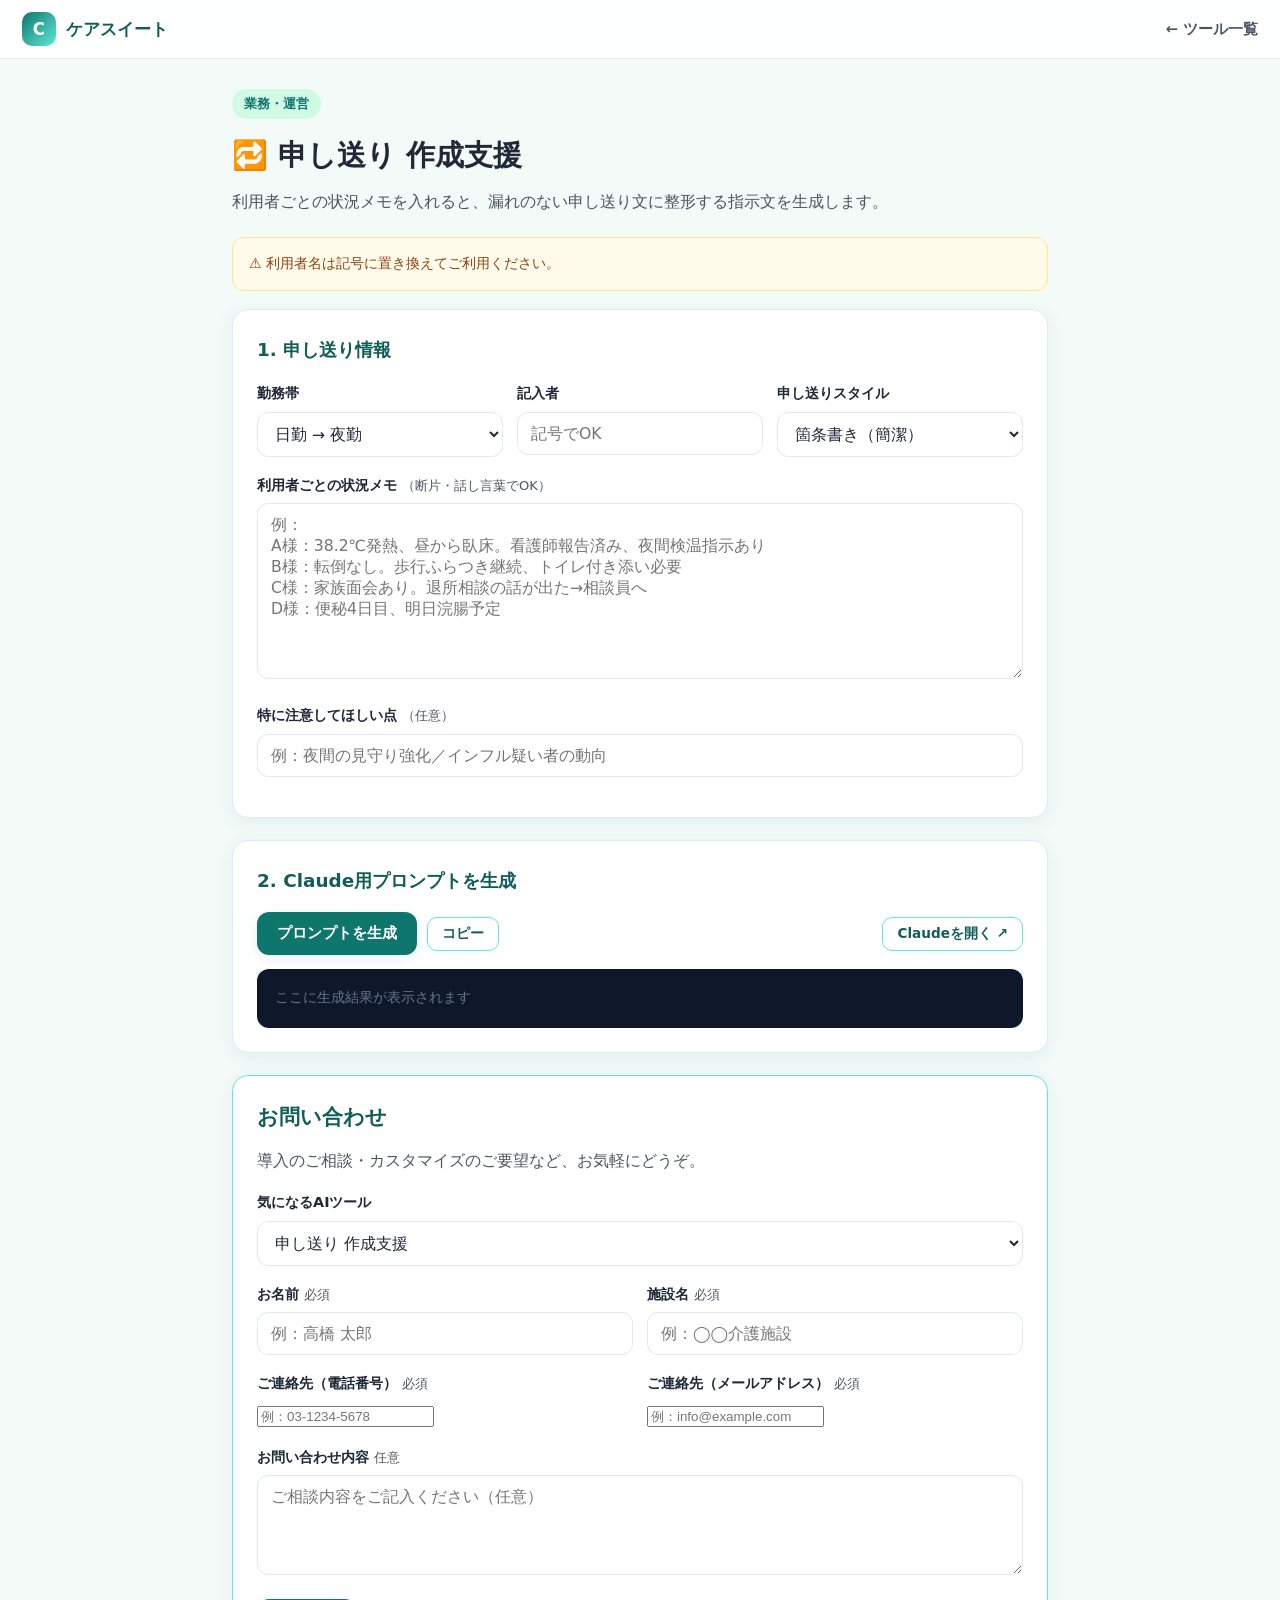
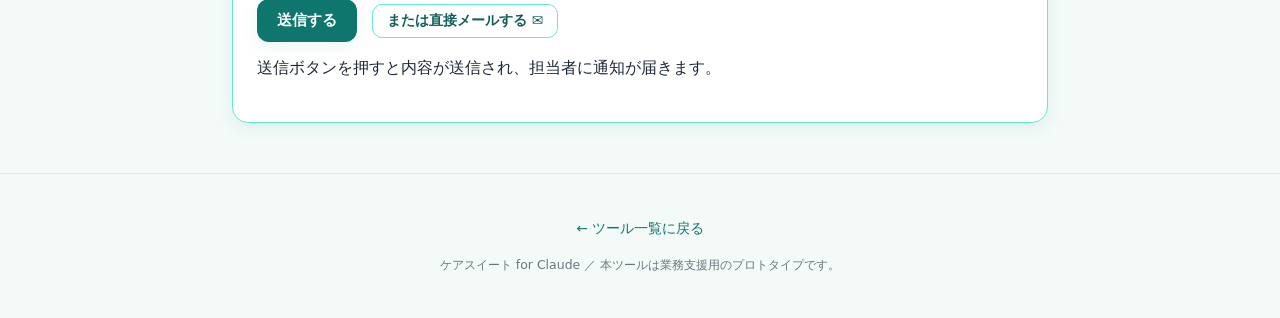
<file: tools/handover.html>
<!DOCTYPE html>
<html lang="ja">
<head>
<meta charset="UTF-8">
<meta name="viewport" content="width=device-width, initial-scale=1.0">
<title>申し送り 作成支援 ｜ ケアスイート for Claude</title>
<link rel="stylesheet" href="../assets/style.css">
</head>
<body>
<header class="topbar">
  <a class="brand" href="../index.html" style="color:var(--teal-dark);"><span class="logo">C</span> ケアスイート</a>
  <nav><a href="../index.html">← ツール一覧</a></nav>
</header>

<main class="tool-wrap">
  <div class="tool-head">
    <span class="eyebrow">業務・運営</span>
    <h1>🔁 申し送り 作成支援</h1>
    <p>利用者ごとの状況メモを入れると、漏れのない申し送り文に整形する指示文を生成します。</p>
  </div>

  <div class="note">⚠️ 利用者名は記号に置き換えてご利用ください。</div>

  <div class="card">
    <h2>1. 申し送り情報</h2>
    <div class="grid-3">
      <div class="field"><label>勤務帯</label><select id="shift"><option>日勤 → 夜勤</option><option>夜勤 → 日勤</option><option>早番 → 遅番</option><option>その他</option></select></div>
      <div class="field"><label>記入者</label><input type="text" id="author" placeholder="記号でOK"></div>
      <div class="field"><label>申し送りスタイル</label><select id="style"><option>箇条書き（簡潔）</option><option>利用者別ブロック</option><option>緊急度順</option></select></div>
    </div>
    <div class="field"><label>利用者ごとの状況メモ <span class="hint">（断片・話し言葉でOK）</span></label>
      <textarea id="memo" rows="8" placeholder="例：&#10;A様：38.2℃発熱、昼から臥床。看護師報告済み、夜間検温指示あり&#10;B様：転倒なし。歩行ふらつき継続、トイレ付き添い必要&#10;C様：家族面会あり。退所相談の話が出た→相談員へ&#10;D様：便秘4日目、明日浣腸予定"></textarea>
    </div>
    <div class="field"><label>特に注意してほしい点 <span class="hint">（任意）</span></label>
      <input type="text" id="alert" placeholder="例：夜間の見守り強化／インフル疑い者の動向"></div>
  </div>

  <div class="card">
    <h2>2. Claude用プロンプトを生成</h2>
    <div class="toolbar-row">
      <button class="btn btn-primary" onclick="gen()">プロンプトを生成</button>
      <button class="btn btn-ghost btn-sm" onclick="copyOutput('out')">コピー</button>
      <div class="spacer"></div>
      <button class="btn btn-ghost btn-sm" onclick="openClaude()">Claudeを開く ↗</button>
    </div>
    <div class="output" id="out"></div>
  </div>
  <div id="contact-mount"></div>
</main>

<footer class="site">
  <p><a href="../index.html">← ツール一覧に戻る</a></p>
  <p style="font-size:.78rem;opacity:.8;">ケアスイート for Claude ／ 本ツールは業務支援用のプロトタイプです。</p>
</footer>

<script src="../assets/common.js"></script>
<script>mountContact("申し送り 作成支援");</script>
<script>
function gen(){
  const memo=document.getElementById("memo").value.trim();
  if(!memo){toast("状況メモを入力してください");return;}
  const shift=document.getElementById("shift").value;
  const author=document.getElementById("author").value||"-";
  const style=document.getElementById("style").value;
  const alert=document.getElementById("alert").value.trim();
  const p=
`あなたは介護施設のリーダー職員です。以下のメモを、次の勤務者に確実に伝わる申し送り文に整えてください。

# 申し送り条件
- 勤務帯：${shift}
- 記入者：${author}
- 形式：${style}

# 整形ルール
- 緊急・要対応（発熱・転倒・医療指示・家族対応など）は冒頭に「【要対応】」として明示
- 各利用者について「状態／実施した対応／次勤務での依頼事項」が分かるようにする
- メモにない情報は補わない。曖昧な点は「※要確認」と記す
- 簡潔で、読み上げ・引き継ぎしやすい文にする
${alert ? "- 特に注意：" + alert : ""}

# 状況メモ
${memo}`;
  document.getElementById("out").textContent=p; toast("生成しました ✓");
}
</script>
</body>
</html>
</file>
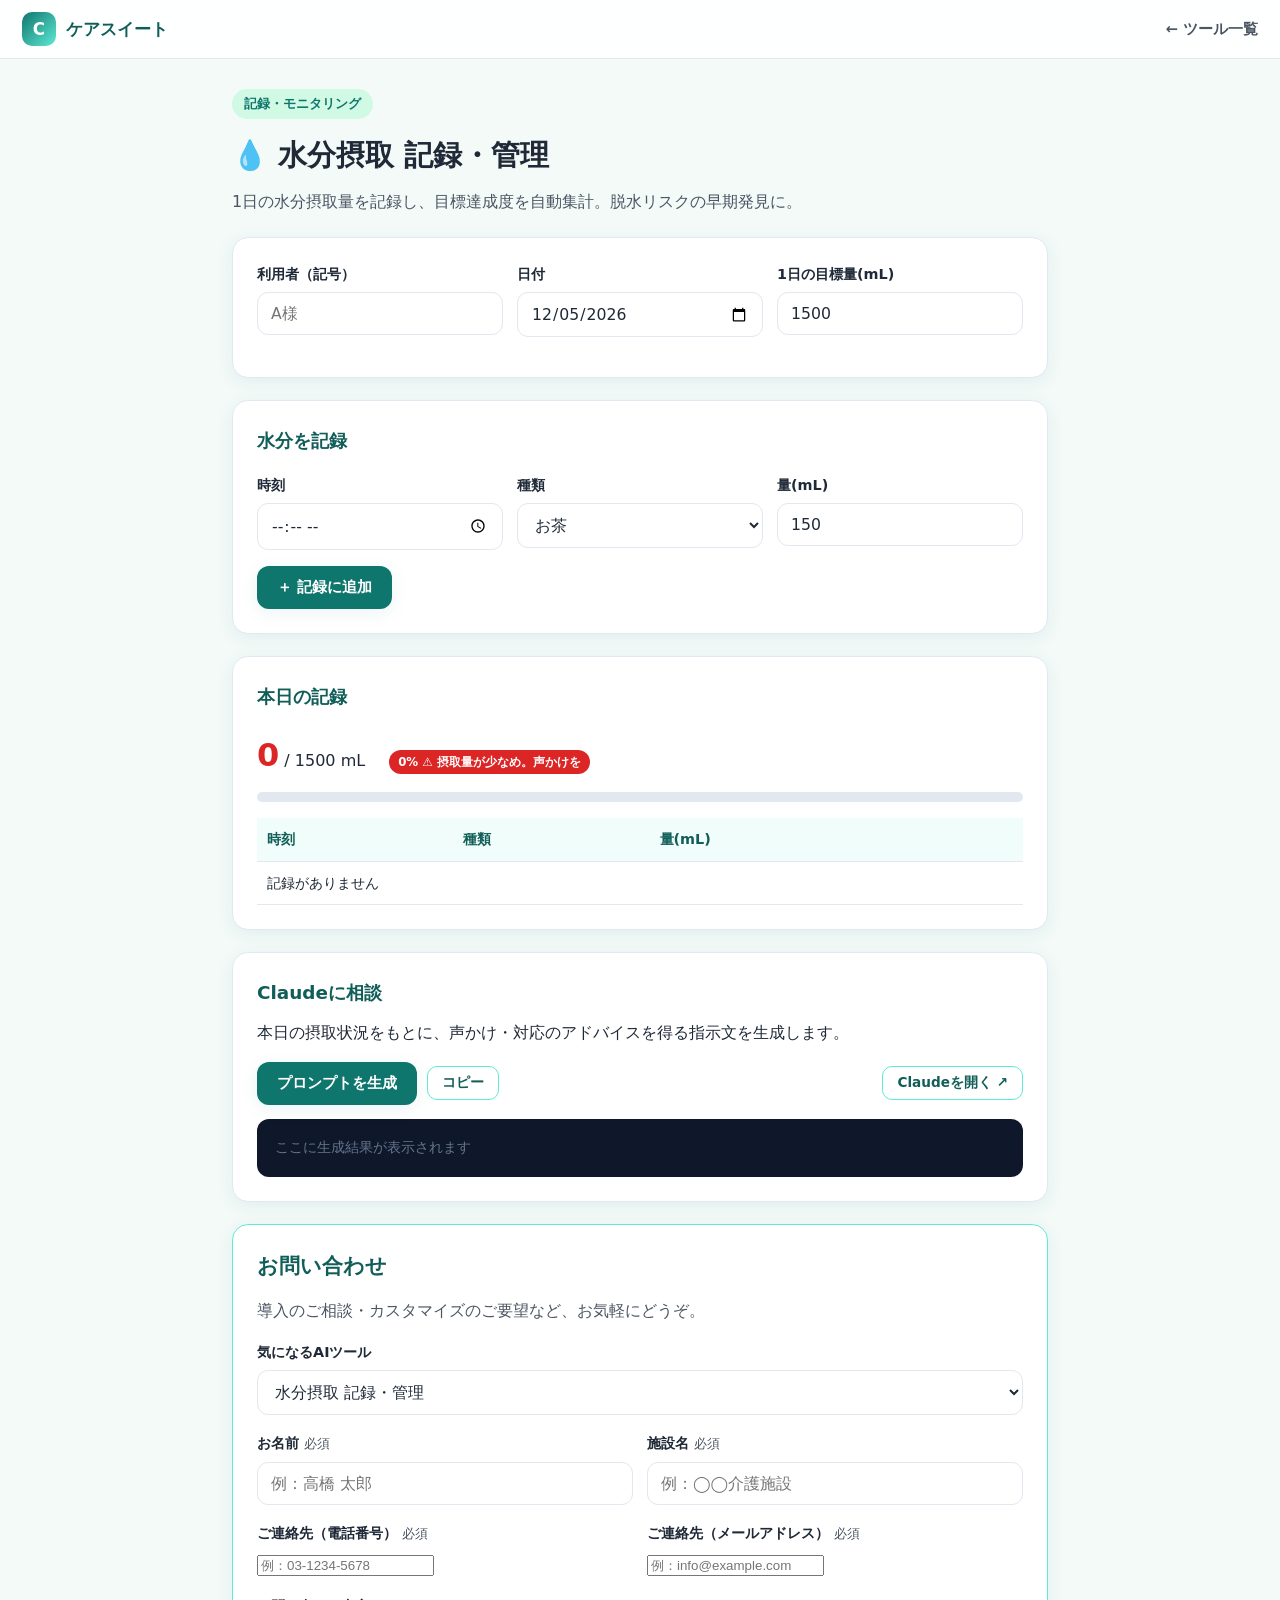
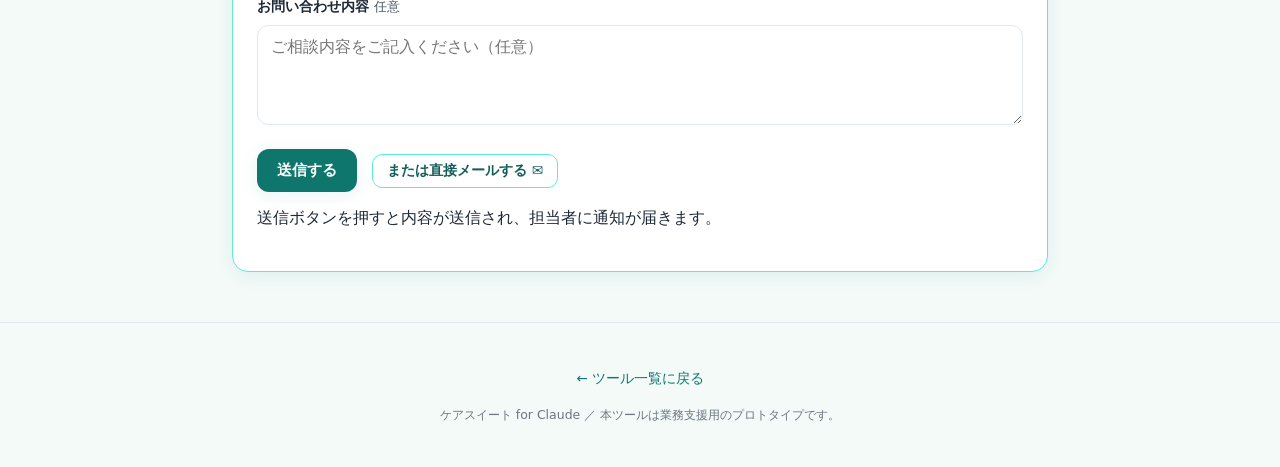
<file: tools/hydration.html>
<!DOCTYPE html>
<html lang="ja">
<head>
<meta charset="UTF-8">
<meta name="viewport" content="width=device-width, initial-scale=1.0">
<title>水分摂取 記録・管理 ｜ ケアスイート for Claude</title>
<link rel="stylesheet" href="../assets/style.css">
</head>
<body>
<header class="topbar">
  <a class="brand" href="../index.html" style="color:var(--teal-dark);"><span class="logo">C</span> ケアスイート</a>
  <nav><a href="../index.html">← ツール一覧</a></nav>
</header>

<main class="tool-wrap">
  <div class="tool-head">
    <span class="eyebrow">記録・モニタリング</span>
    <h1>💧 水分摂取 記録・管理</h1>
    <p>1日の水分摂取量を記録し、目標達成度を自動集計。脱水リスクの早期発見に。</p>
  </div>

  <div class="card">
    <div class="grid-3">
      <div class="field"><label>利用者（記号）</label><input type="text" id="user" placeholder="A様"></div>
      <div class="field"><label>日付</label><input type="date" id="date"></div>
      <div class="field"><label>1日の目標量(mL)</label><input type="number" id="goal" value="1500"></div>
    </div>
  </div>

  <div class="card">
    <h2>水分を記録</h2>
    <div class="grid-3">
      <div class="field"><label>時刻</label><input type="time" id="time"></div>
      <div class="field"><label>種類</label>
        <select id="kind"><option>お茶</option><option>水</option><option>味噌汁</option><option>ジュース</option><option>牛乳</option><option>経口補水液</option><option>ゼリー</option><option>その他</option></select>
      </div>
      <div class="field"><label>量(mL)</label><input type="number" id="amount" value="150"></div>
    </div>
    <button class="btn btn-primary" onclick="add()">＋ 記録に追加</button>
  </div>

  <div class="card">
    <h2>本日の記録</h2>
    <div id="summary" style="margin-bottom:16px;"></div>
    <table><thead><tr><th>時刻</th><th>種類</th><th>量(mL)</th><th></th></tr></thead><tbody id="rows"></tbody></table>
  </div>

  <div class="card">
    <h2>Claudeに相談</h2>
    <p class="hint" style="margin-top:-6px;">本日の摂取状況をもとに、声かけ・対応のアドバイスを得る指示文を生成します。</p>
    <div class="toolbar-row">
      <button class="btn btn-primary" onclick="gen()">プロンプトを生成</button>
      <button class="btn btn-ghost btn-sm" onclick="copyOutput('out')">コピー</button>
      <div class="spacer"></div>
      <button class="btn btn-ghost btn-sm" onclick="openClaude()">Claudeを開く ↗</button>
    </div>
    <div class="output" id="out"></div>
  </div>
  <div id="contact-mount"></div>
</main>

<footer class="site">
  <p><a href="../index.html">← ツール一覧に戻る</a></p>
  <p style="font-size:.78rem;opacity:.8;">ケアスイート for Claude ／ 本ツールは業務支援用のプロトタイプです。</p>
</footer>

<script src="../assets/common.js"></script>
<script>mountContact("水分摂取 記録・管理");</script>
<script>
const KEY="cs_hydration";
const today = new Date().toISOString().slice(0,10);
document.getElementById("date").value = today;
let records = Store.get(KEY, []);

function add(){
  const t=document.getElementById("time").value || new Date().toTimeString().slice(0,5);
  const kind=document.getElementById("kind").value;
  const amt=parseInt(document.getElementById("amount").value)||0;
  if(amt<=0){toast("量を入力してください");return;}
  records.push({date:document.getElementById("date").value,time:t,kind,amt});
  records.sort((a,b)=>(a.time>b.time?1:-1));
  Store.set(KEY,records); render();
  toast("追加しました ✓");
}
function del(i){ records.splice(i,1); Store.set(KEY,records); render(); }
function todays(){ return records.filter(r=>r.date===document.getElementById("date").value); }
function render(){
  const list=todays();
  const tbody=document.getElementById("rows");
  tbody.innerHTML = list.length? list.map((r,i)=>{
    const idx=records.indexOf(r);
    return `<tr><td>${r.time}</td><td>${r.kind}</td><td>${r.amt}</td><td><button class="btn btn-danger btn-sm" onclick="del(${idx})">削除</button></td></tr>`;
  }).join("") : `<tr><td colspan="4" class="hint">記録がありません</td></tr>`;
  const total=list.reduce((s,r)=>s+r.amt,0);
  const goal=parseInt(document.getElementById("goal").value)||1500;
  const pct=Math.round(total/goal*100);
  const color = pct>=100?"var(--ok)": pct>=60?"var(--accent)":"var(--danger)";
  const msg = pct>=100?"目標達成 ✓": pct>=60?"あと少し":"⚠ 摂取量が少なめ。声かけを";
  document.getElementById("summary").innerHTML=
   `<div style="display:flex;gap:24px;flex-wrap:wrap;align-items:baseline;">
      <div><span style="font-size:2rem;font-weight:800;color:${color};">${total}</span> / ${goal} mL</div>
      <div><span class="badge" style="background:${color};color:#fff;">${pct}% ${msg}</span></div>
    </div>
    <div style="height:10px;background:#e2e8f0;border-radius:999px;margin-top:10px;overflow:hidden;">
      <div style="height:100%;width:${Math.min(pct,100)}%;background:${color};"></div></div>`;
}
function gen(){
  const list=todays();
  if(!list.length){toast("記録を追加してください");return;}
  const user=document.getElementById("user").value||"利用者";
  const goal=document.getElementById("goal").value;
  const total=list.reduce((s,r)=>s+r.amt,0);
  const detail=list.map(r=>`- ${r.time} ${r.kind} ${r.amt}mL`).join("\n");
  const p=
`あなたは介護施設の看護・介護職です。以下の利用者の本日の水分摂取状況をもとに、脱水予防の観点で助言してください。

# 利用者
${user}（目標 ${goal}mL/日、本日合計 ${total}mL）

# 摂取記録
${detail}

# 出力
1. 現状の評価（目標との差、時間帯の偏りなど）
2. 脱水リスクの注意点と観察すべきサイン
3. 無理なく水分を増やす具体的な声かけ・工夫（3つ）
※医療判断が必要な場合は受診・看護師相談を促してください。`;
  document.getElementById("out").textContent=p; toast("生成しました ✓");
}
document.getElementById("date").addEventListener("change",render);
document.getElementById("goal").addEventListener("change",render);
render();
</script>
</body>
</html>
</file>
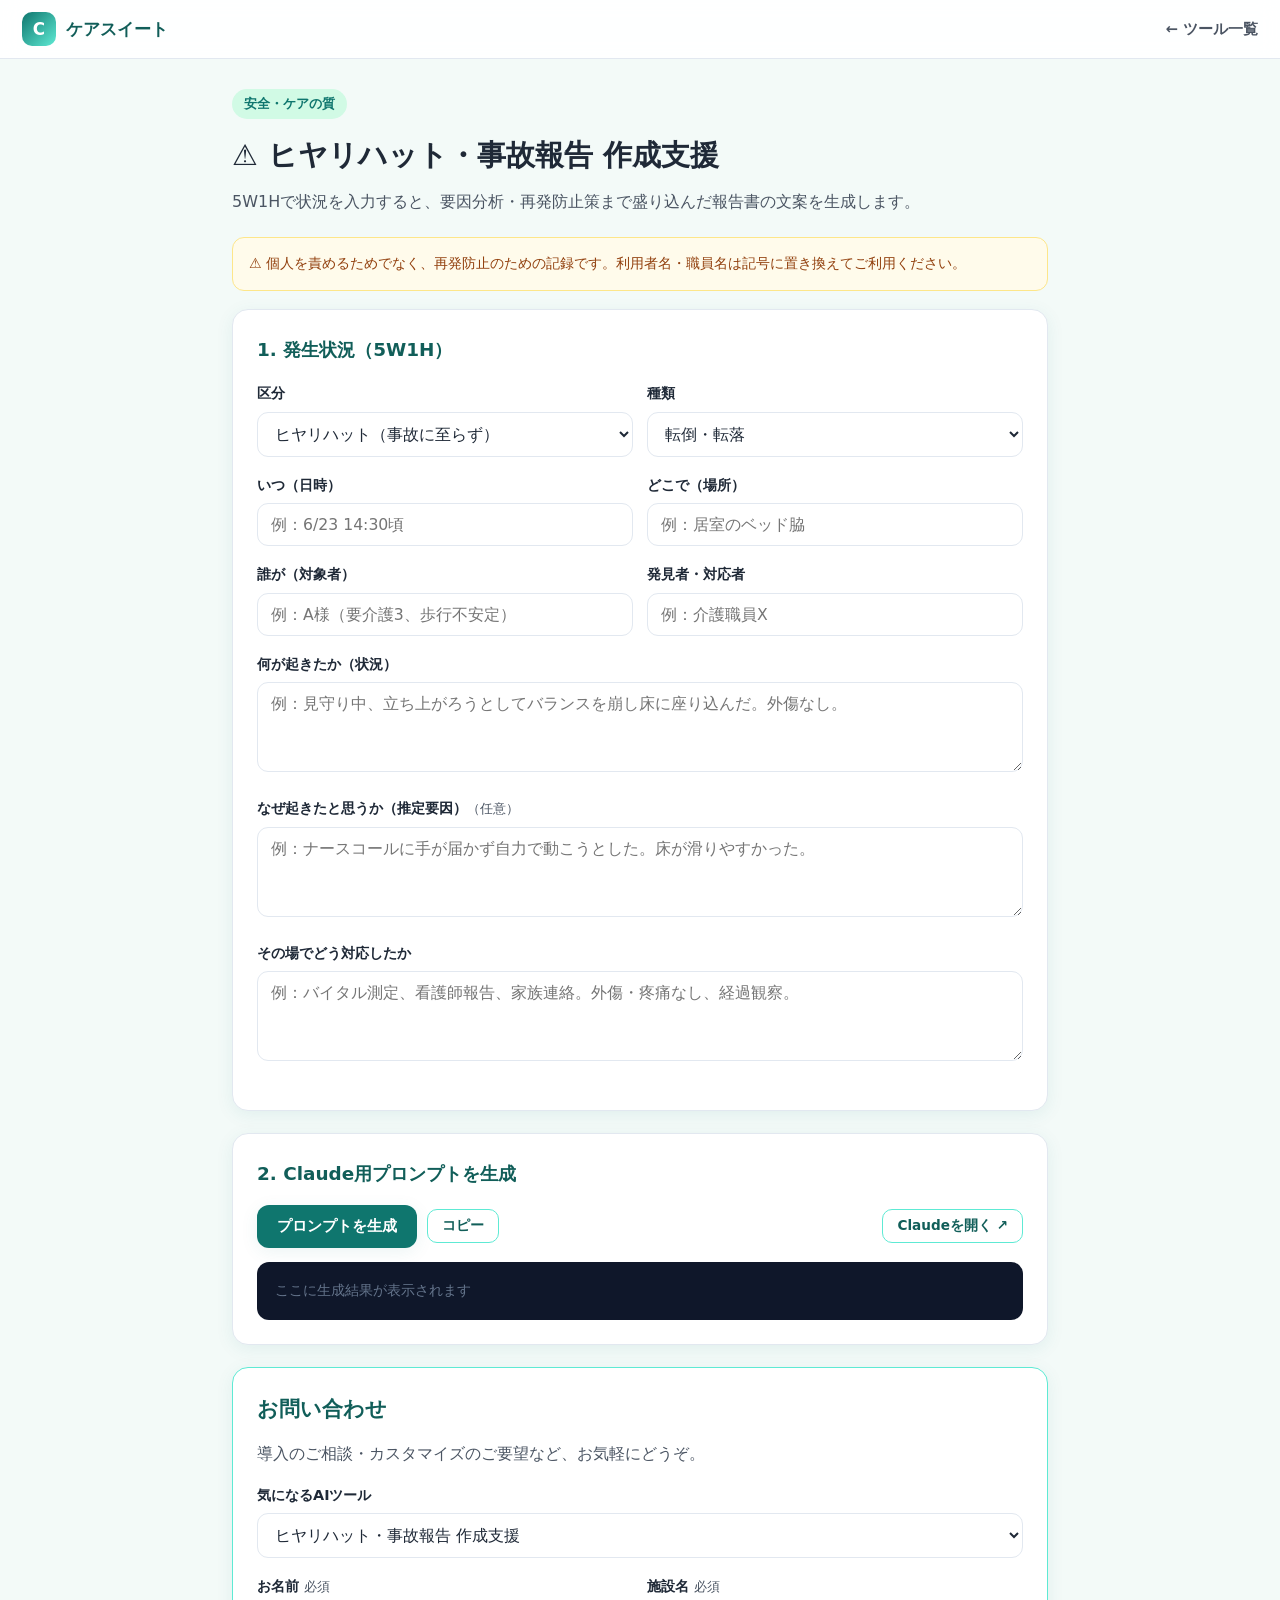
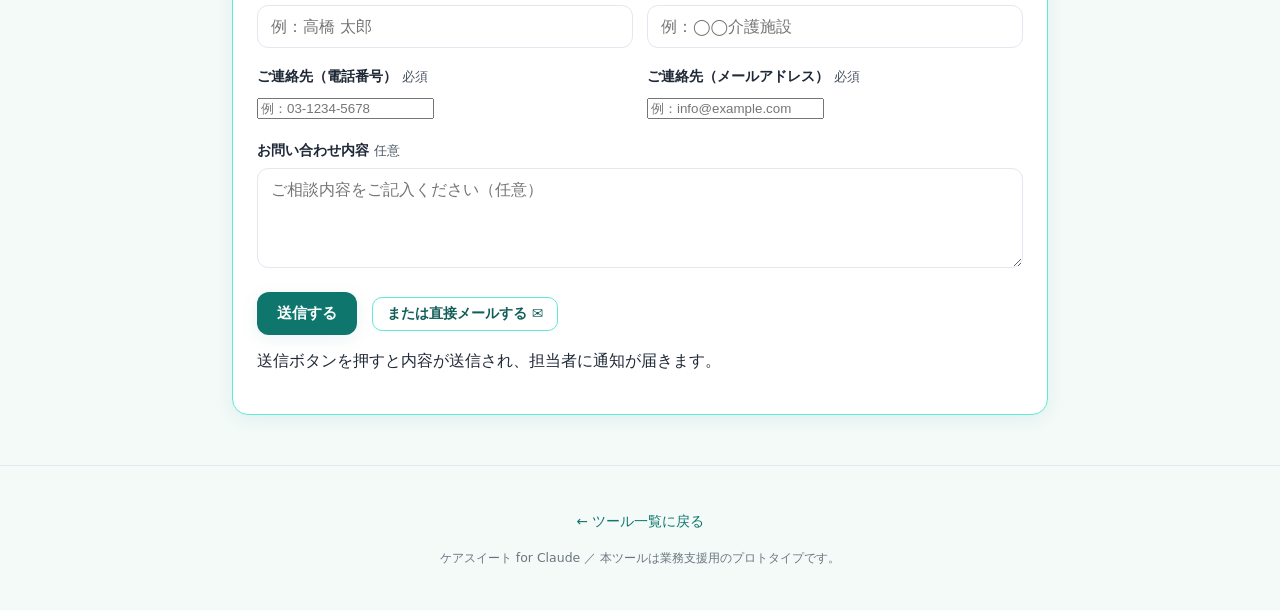
<file: tools/incident.html>
<!DOCTYPE html>
<html lang="ja">
<head>
<meta charset="UTF-8">
<meta name="viewport" content="width=device-width, initial-scale=1.0">
<title>ヒヤリハット報告 ｜ ケアスイート for Claude</title>
<link rel="stylesheet" href="../assets/style.css">
</head>
<body>
<header class="topbar">
  <a class="brand" href="../index.html" style="color:var(--teal-dark);"><span class="logo">C</span> ケアスイート</a>
  <nav><a href="../index.html">← ツール一覧</a></nav>
</header>

<main class="tool-wrap">
  <div class="tool-head">
    <span class="eyebrow">安全・ケアの質</span>
    <h1>⚠️ ヒヤリハット・事故報告 作成支援</h1>
    <p>5W1Hで状況を入力すると、要因分析・再発防止策まで盛り込んだ報告書の文案を生成します。</p>
  </div>

  <div class="note">⚠️ 個人を責めるためでなく、再発防止のための記録です。利用者名・職員名は記号に置き換えてご利用ください。</div>

  <div class="card">
    <h2>1. 発生状況（5W1H）</h2>
    <div class="grid-2">
      <div class="field"><label>区分</label><select id="kind"><option>ヒヤリハット（事故に至らず）</option><option>介護事故</option></select></div>
      <div class="field"><label>種類</label><select id="type"><option>転倒・転落</option><option>誤薬・服薬</option><option>誤嚥・窒息</option><option>離設・行方不明</option><option>皮膚剥離・打撲</option><option>異食</option><option>その他</option></select></div>
    </div>
    <div class="grid-2">
      <div class="field"><label>いつ（日時）</label><input type="text" id="when" placeholder="例：6/23 14:30頃"></div>
      <div class="field"><label>どこで（場所）</label><input type="text" id="where" placeholder="例：居室のベッド脇"></div>
    </div>
    <div class="grid-2">
      <div class="field"><label>誰が（対象者）</label><input type="text" id="who" placeholder="例：A様（要介護3、歩行不安定）"></div>
      <div class="field"><label>発見者・対応者</label><input type="text" id="finder" placeholder="例：介護職員X"></div>
    </div>
    <div class="field"><label>何が起きたか（状況）</label>
      <textarea id="what" rows="3" placeholder="例：見守り中、立ち上がろうとしてバランスを崩し床に座り込んだ。外傷なし。"></textarea></div>
    <div class="field"><label>なぜ起きたと思うか（推定要因）<span class="hint">（任意）</span></label>
      <textarea id="why" rows="2" placeholder="例：ナースコールに手が届かず自力で動こうとした。床が滑りやすかった。"></textarea></div>
    <div class="field"><label>その場でどう対応したか</label>
      <textarea id="how" rows="2" placeholder="例：バイタル測定、看護師報告、家族連絡。外傷・疼痛なし、経過観察。"></textarea></div>
  </div>

  <div class="card">
    <h2>2. Claude用プロンプトを生成</h2>
    <div class="toolbar-row">
      <button class="btn btn-primary" onclick="gen()">プロンプトを生成</button>
      <button class="btn btn-ghost btn-sm" onclick="copyOutput('out')">コピー</button>
      <div class="spacer"></div>
      <button class="btn btn-ghost btn-sm" onclick="openClaude()">Claudeを開く ↗</button>
    </div>
    <div class="output" id="out"></div>
  </div>
  <div id="contact-mount"></div>
</main>

<footer class="site">
  <p><a href="../index.html">← ツール一覧に戻る</a></p>
  <p style="font-size:.78rem;opacity:.8;">ケアスイート for Claude ／ 本ツールは業務支援用のプロトタイプです。</p>
</footer>

<script src="../assets/common.js"></script>
<script>mountContact("ヒヤリハット・事故報告 作成支援");</script>
<script>
function v(id){return document.getElementById(id).value.trim();}
function gen(){
  if(!v("what")){toast("状況を入力してください");return;}
  const p=
`あなたは介護施設の安全管理（リスクマネジメント）担当者です。以下の情報をもとに、ヒヤリハット／事故報告書の文案を作成し、再発防止につなげてください。

# 基本情報
- 区分：${v("kind")||document.getElementById("kind").value}
- 種類：${v("type")||document.getElementById("type").value}
- 日時：${v("when")||"未記入"}
- 場所：${v("where")||"未記入"}
- 対象者：${v("who")||"未記入"}
- 発見/対応者：${v("finder")||"未記入"}

# 発生状況
${v("what")}

# 推定要因（現場の見立て）
${v("why")||"記載なし"}

# その場の対応
${v("how")||"記載なし"}

# 作成してほしい内容
1. 事実経過（時系列・客観的に。主観と区別）
2. 要因分析（人／環境／本人状態／業務手順の4観点で。なぜなぜ分析の視点）
3. 再発防止策（すぐできる対策／仕組みで防ぐ対策に分けて、具体的に）
4. 報告・共有の要否（家族・看護師・管理者・行政報告の目安）

# ルール
- 個人を非難せず、仕組みで防ぐ視点で書く
- 入力にない事実は創作しない
- 重大性が高い場合はその旨と必要な手続きを明記する`;
  document.getElementById("out").textContent=p; toast("生成しました ✓");
}
</script>
</body>
</html>
</file>
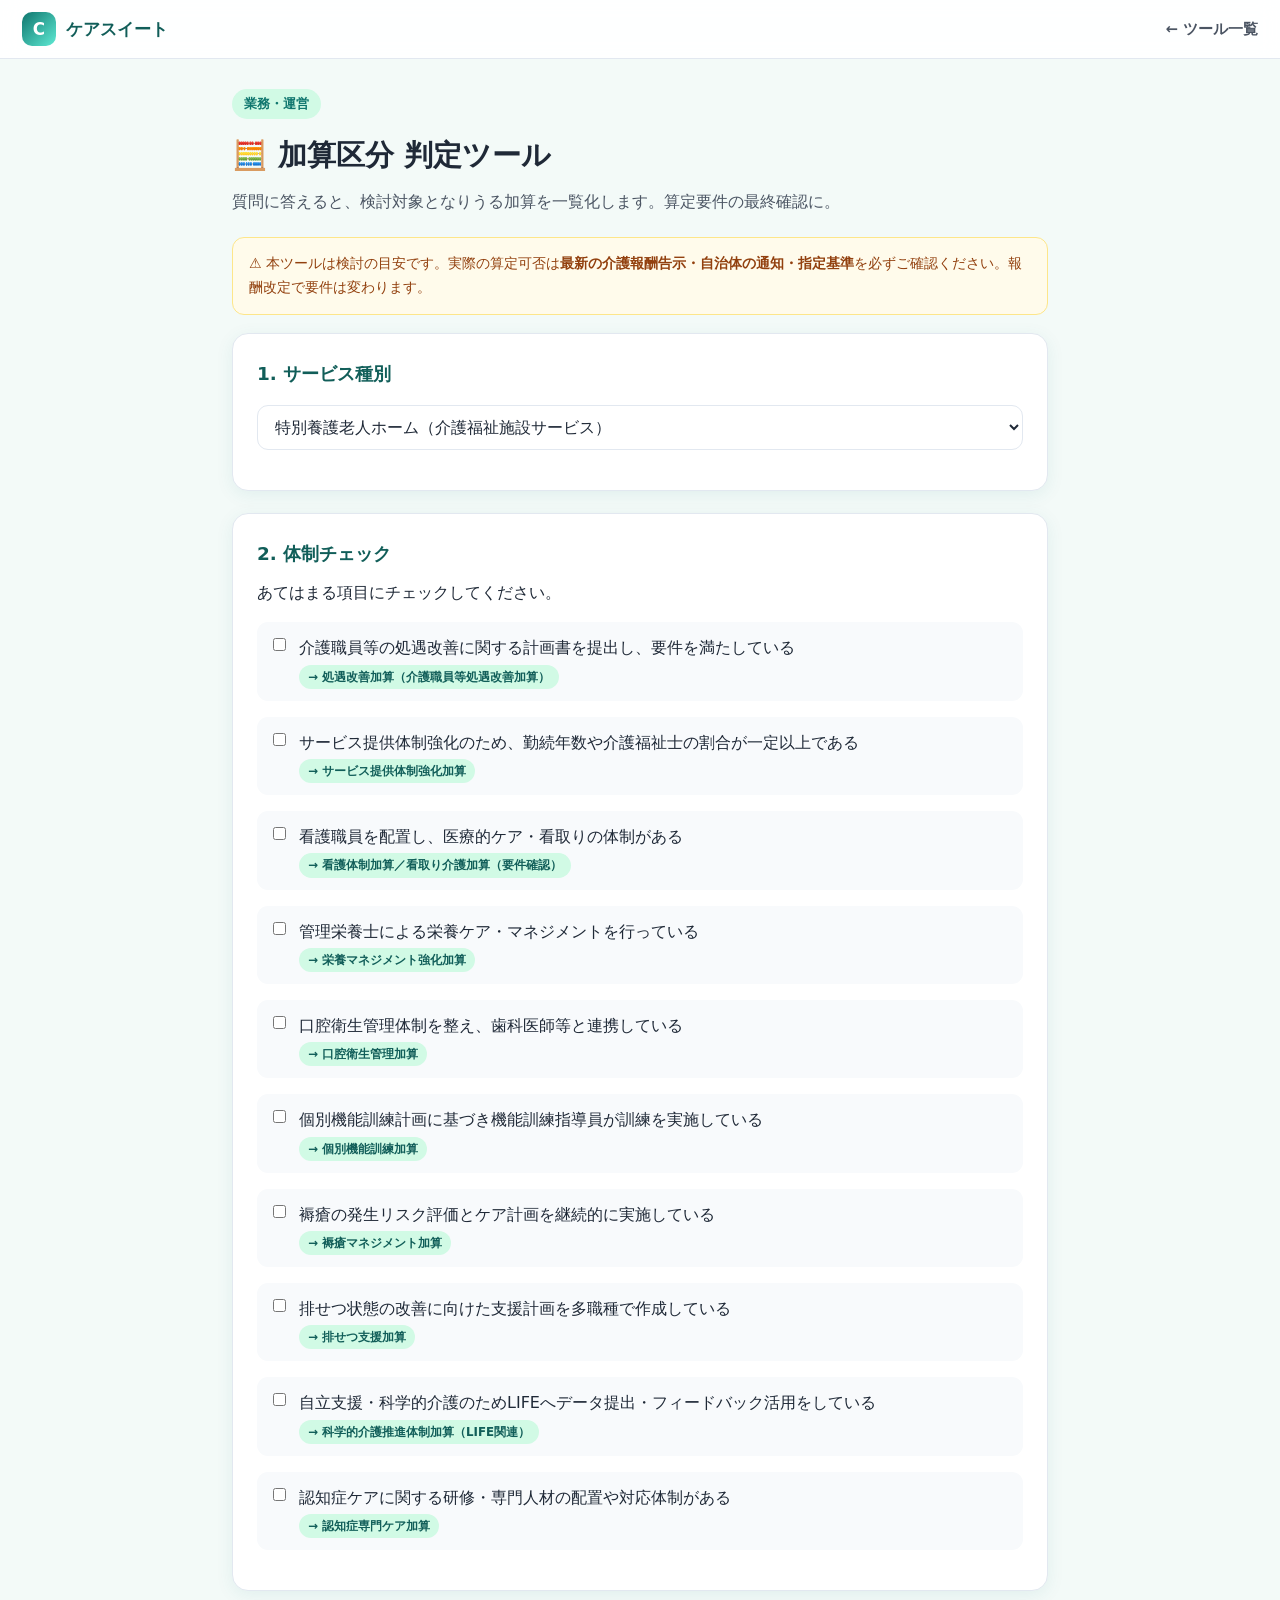
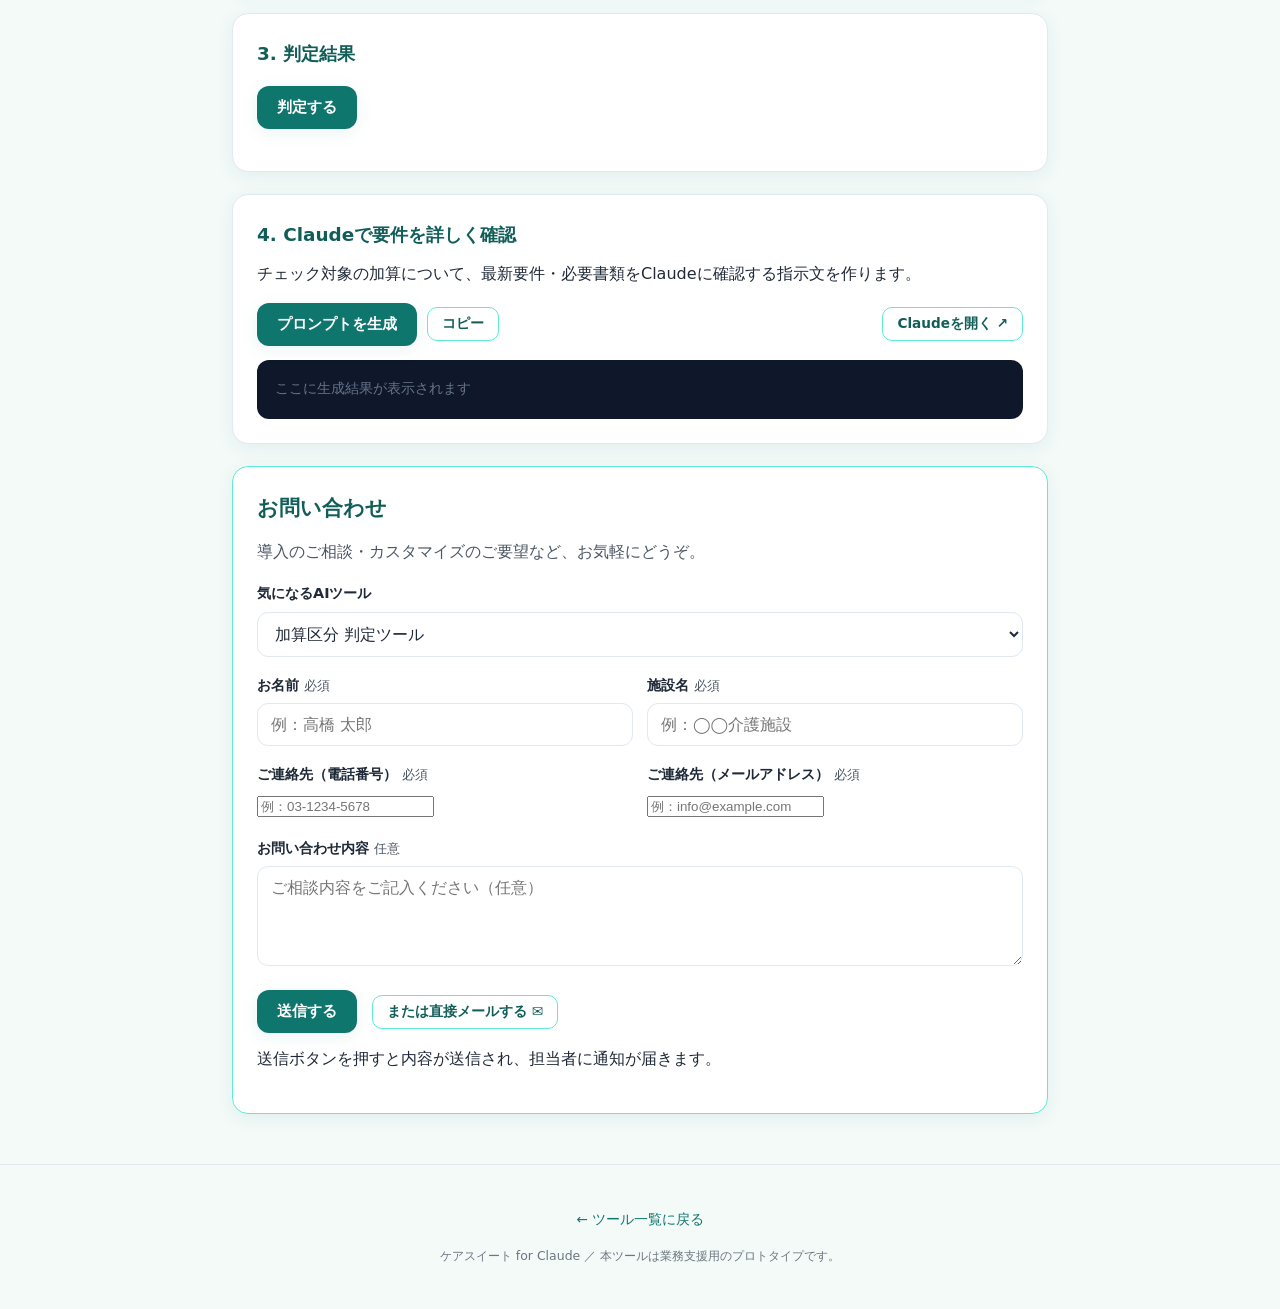
<file: tools/kasan.html>
<!DOCTYPE html>
<html lang="ja">
<head>
<meta charset="UTF-8">
<meta name="viewport" content="width=device-width, initial-scale=1.0">
<title>加算区分 判定ツール ｜ ケアスイート for Claude</title>
<link rel="stylesheet" href="../assets/style.css">
</head>
<body>
<header class="topbar">
  <a class="brand" href="../index.html" style="color:var(--teal-dark);"><span class="logo">C</span> ケアスイート</a>
  <nav><a href="../index.html">← ツール一覧</a></nav>
</header>

<main class="tool-wrap">
  <div class="tool-head">
    <span class="eyebrow">業務・運営</span>
    <h1>🧮 加算区分 判定ツール</h1>
    <p>質問に答えると、検討対象となりうる加算を一覧化します。算定要件の最終確認に。</p>
  </div>

  <div class="note">⚠️ 本ツールは検討の目安です。実際の算定可否は<b>最新の介護報酬告示・自治体の通知・指定基準</b>を必ずご確認ください。報酬改定で要件は変わります。</div>

  <div class="card">
    <h2>1. サービス種別</h2>
    <div class="field">
      <select id="service">
        <option>特別養護老人ホーム（介護福祉施設サービス）</option>
        <option>介護老人保健施設</option>
        <option>通所介護（デイサービス）</option>
        <option>訪問介護</option>
        <option>認知症対応型共同生活介護（グループホーム）</option>
      </select>
    </div>
  </div>

  <div class="card">
    <h2>2. 体制チェック</h2>
    <p class="hint" style="margin-top:-6px;">あてはまる項目にチェックしてください。</p>
    <div id="qs"></div>
  </div>

  <div class="card">
    <h2>3. 判定結果</h2>
    <button class="btn btn-primary" onclick="judge()">判定する</button>
    <div id="result" style="margin-top:18px;"></div>
  </div>

  <div class="card">
    <h2>4. Claudeで要件を詳しく確認</h2>
    <p class="hint" style="margin-top:-6px;">チェック対象の加算について、最新要件・必要書類をClaudeに確認する指示文を作ります。</p>
    <div class="toolbar-row">
      <button class="btn btn-primary" onclick="genPrompt()">プロンプトを生成</button>
      <button class="btn btn-ghost btn-sm" onclick="copyOutput('out')">コピー</button>
      <div class="spacer"></div>
      <button class="btn btn-ghost btn-sm" onclick="openClaude()">Claudeを開く ↗</button>
    </div>
    <div class="output" id="out"></div>
  </div>
  <div id="contact-mount"></div>
</main>

<footer class="site">
  <p><a href="../index.html">← ツール一覧に戻る</a></p>
  <p style="font-size:.78rem;opacity:.8;">ケアスイート for Claude ／ 本ツールは業務支援用のプロトタイプです。</p>
</footer>

<script src="../assets/common.js"></script>
<script>mountContact("加算区分 判定ツール");</script>
<script>
// 代表的な体制系の質問（目安）。詳細要件は告示参照。
const QUESTIONS = [
  { id:"q1", text:"介護職員等の処遇改善に関する計画書を提出し、要件を満たしている", kasan:"処遇改善加算（介護職員等処遇改善加算）" },
  { id:"q2", text:"サービス提供体制強化のため、勤続年数や介護福祉士の割合が一定以上である", kasan:"サービス提供体制強化加算" },
  { id:"q3", text:"看護職員を配置し、医療的ケア・看取りの体制がある", kasan:"看護体制加算／看取り介護加算（要件確認）" },
  { id:"q4", text:"管理栄養士による栄養ケア・マネジメントを行っている", kasan:"栄養マネジメント強化加算" },
  { id:"q5", text:"口腔衛生管理体制を整え、歯科医師等と連携している", kasan:"口腔衛生管理加算" },
  { id:"q6", text:"個別機能訓練計画に基づき機能訓練指導員が訓練を実施している", kasan:"個別機能訓練加算" },
  { id:"q7", text:"褥瘡の発生リスク評価とケア計画を継続的に実施している", kasan:"褥瘡マネジメント加算" },
  { id:"q8", text:"排せつ状態の改善に向けた支援計画を多職種で作成している", kasan:"排せつ支援加算" },
  { id:"q9", text:"自立支援・科学的介護のためLIFEへデータ提出・フィードバック活用をしている", kasan:"科学的介護推進体制加算（LIFE関連）" },
  { id:"q10", text:"認知症ケアに関する研修・専門人材の配置や対応体制がある", kasan:"認知症専門ケア加算" },
];
const qsEl = document.getElementById("qs");
QUESTIONS.forEach(q=>{
  const d = document.createElement("label");
  d.className = "field";
  d.style.cssText = "display:flex;gap:10px;align-items:flex-start;font-weight:500;cursor:pointer;background:#f8fafc;padding:12px;border-radius:11px;";
  d.innerHTML = `<input type="checkbox" value="${q.id}" style="width:auto;margin-top:4px;"> <span>${q.text}<br><span class="badge">→ ${q.kasan}</span></span>`;
  qsEl.appendChild(d);
});

function checked() {
  return QUESTIONS.filter(q=>qsEl.querySelector(`input[value="${q.id}"]`).checked);
}
function judge() {
  const c = checked();
  const r = document.getElementById("result");
  if (!c.length) { r.innerHTML = '<p class="hint">チェック項目がありません。あてはまる体制にチェックしてください。</p>'; return; }
  r.innerHTML = `<p>以下の加算が<b>検討対象</b>になりえます（${c.length}件）。要件の詳細確認へお進みください。</p>
    <ul>${c.map(q=>`<li><b>${q.kasan}</b></li>`).join("")}</ul>
    <div class="note" style="margin-top:14px;">※ チェック＝算定可能ではありません。人員配置・実績・書類など細目の充足が必要です。</div>`;
}
function genPrompt() {
  const c = checked();
  if (!c.length) { toast("先にチェック・判定してください"); return; }
  const service = document.getElementById("service").value;
  const list = c.map(q=>"- "+q.kasan).join("\n");
  const p =
`あなたは介護報酬制度に詳しいコンサルタントです。以下のサービスで検討中の加算について、最新（直近の介護報酬改定時点）の算定要件を整理してください。

# サービス種別
${service}

# 確認したい加算
${list}

# 出力（加算ごとに）
1. 算定要件（人員・体制・実績・LIFE提出有無など）
2. 必要な書類・記録
3. よくある算定漏れ・指導で指摘されやすい点
4. 区分が複数ある場合は区分ごとの違い

# 注意
- 制度は改定で変わるため、回答の最後に「必ず最新の告示・自治体通知で確認が必要」と明記してください。
- 不確実な点は推測せず「要確認」と示してください。`;
  document.getElementById("out").textContent = p;
  toast("生成しました ✓");
}
</script>
</body>
</html>
</file>
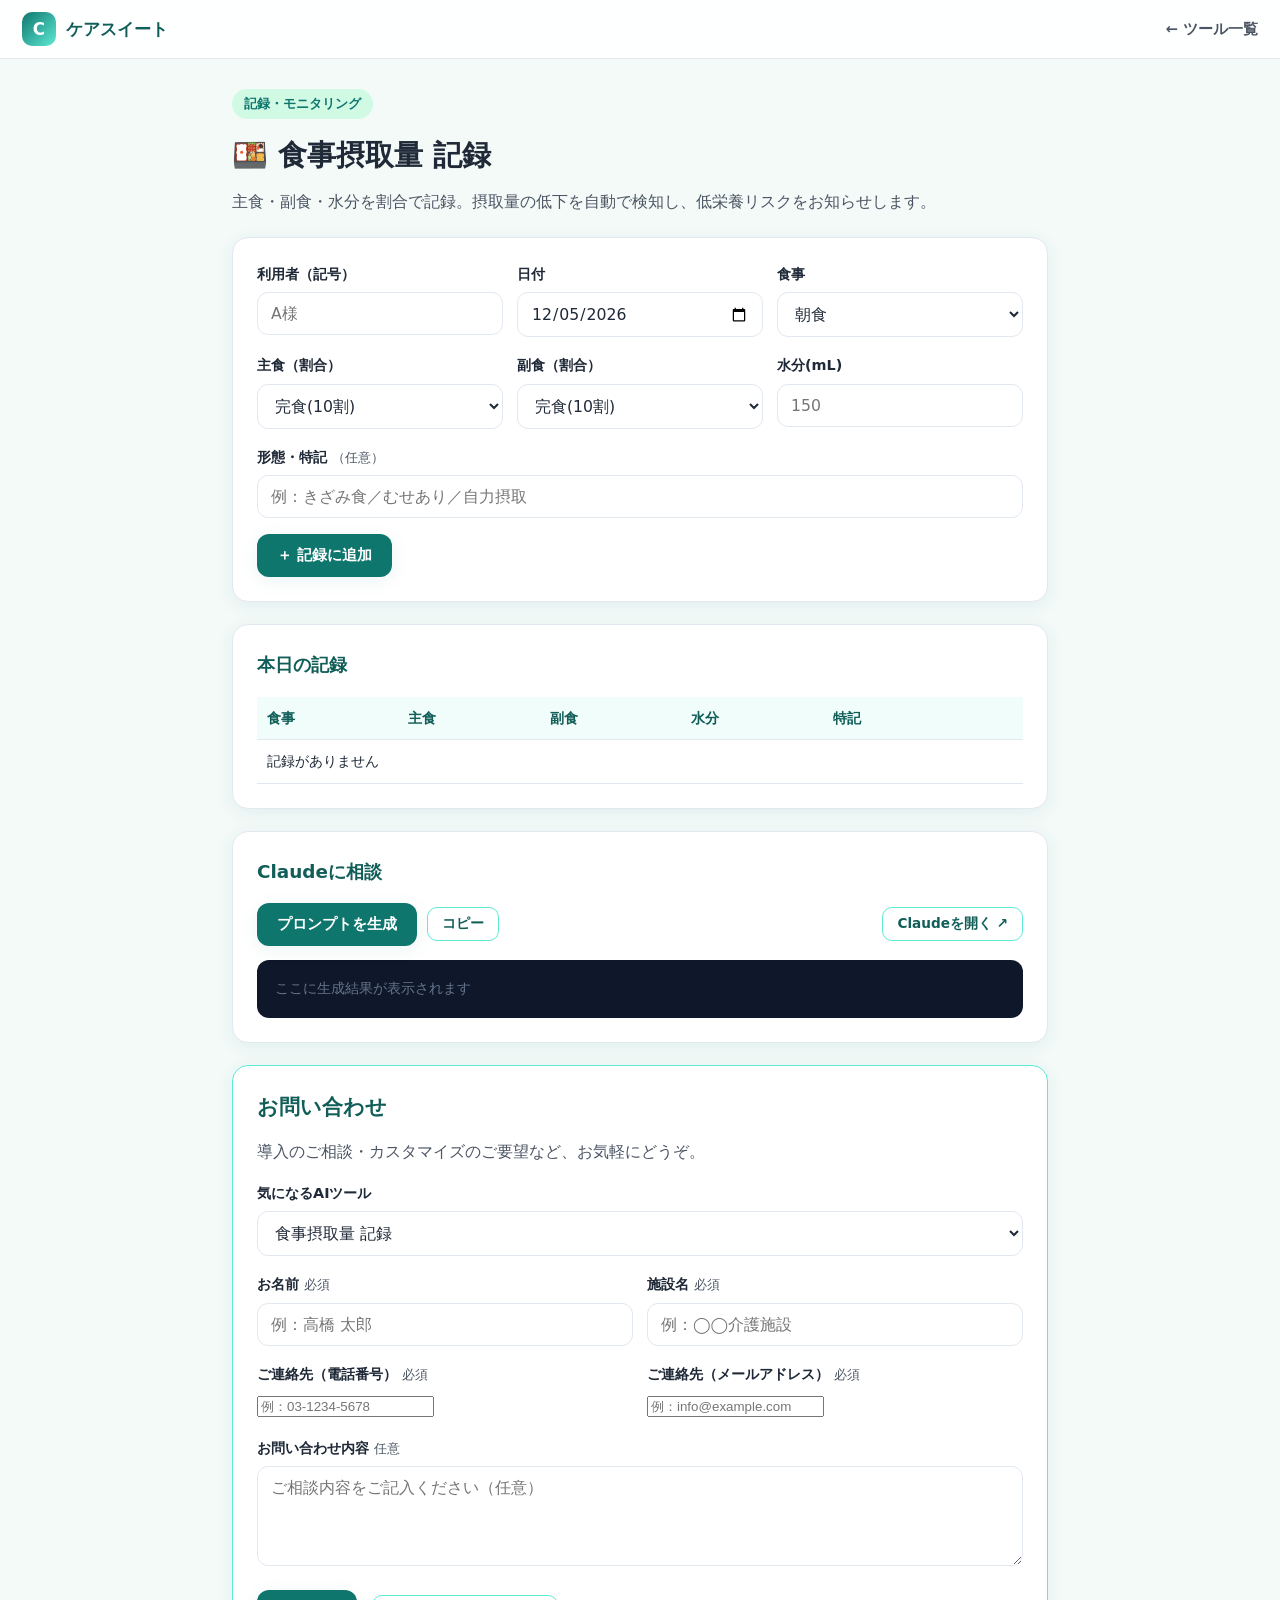
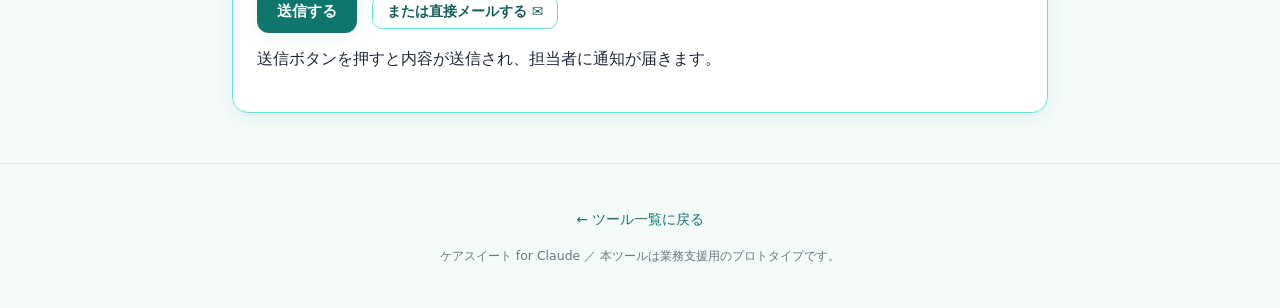
<file: tools/meal.html>
<!DOCTYPE html>
<html lang="ja">
<head>
<meta charset="UTF-8">
<meta name="viewport" content="width=device-width, initial-scale=1.0">
<title>食事摂取量 記録 ｜ ケアスイート for Claude</title>
<link rel="stylesheet" href="../assets/style.css">
</head>
<body>
<header class="topbar">
  <a class="brand" href="../index.html" style="color:var(--teal-dark);"><span class="logo">C</span> ケアスイート</a>
  <nav><a href="../index.html">← ツール一覧</a></nav>
</header>

<main class="tool-wrap">
  <div class="tool-head">
    <span class="eyebrow">記録・モニタリング</span>
    <h1>🍱 食事摂取量 記録</h1>
    <p>主食・副食・水分を割合で記録。摂取量の低下を自動で検知し、低栄養リスクをお知らせします。</p>
  </div>

  <div class="card">
    <div class="grid-3">
      <div class="field"><label>利用者（記号）</label><input type="text" id="user" placeholder="A様"></div>
      <div class="field"><label>日付</label><input type="date" id="date"></div>
      <div class="field"><label>食事</label><select id="meal"><option>朝食</option><option>昼食</option><option>夕食</option><option>間食</option></select></div>
    </div>
    <div class="grid-3">
      <div class="field"><label>主食（割合）</label>
        <select id="staple"><option value="10">完食(10割)</option><option value="8">8割</option><option value="5">5割</option><option value="3">3割</option><option value="1">1割</option><option value="0">なし(0割)</option></select></div>
      <div class="field"><label>副食（割合）</label>
        <select id="side"><option value="10">完食(10割)</option><option value="8">8割</option><option value="5">5割</option><option value="3">3割</option><option value="1">1割</option><option value="0">なし(0割)</option></select></div>
      <div class="field"><label>水分(mL)</label><input type="number" id="water" placeholder="150"></div>
    </div>
    <div class="field"><label>形態・特記 <span class="hint">（任意）</span></label>
      <input type="text" id="note" placeholder="例：きざみ食／むせあり／自力摂取"></div>
    <button class="btn btn-primary" onclick="add()">＋ 記録に追加</button>
  </div>

  <div class="card">
    <h2>本日の記録</h2>
    <div id="alert"></div>
    <table><thead><tr><th>食事</th><th>主食</th><th>副食</th><th>水分</th><th>特記</th><th></th></tr></thead><tbody id="rows"></tbody></table>
  </div>

  <div class="card">
    <h2>Claudeに相談</h2>
    <div class="toolbar-row">
      <button class="btn btn-primary" onclick="gen()">プロンプトを生成</button>
      <button class="btn btn-ghost btn-sm" onclick="copyOutput('out')">コピー</button>
      <div class="spacer"></div>
      <button class="btn btn-ghost btn-sm" onclick="openClaude()">Claudeを開く ↗</button>
    </div>
    <div class="output" id="out"></div>
  </div>
  <div id="contact-mount"></div>
</main>

<footer class="site">
  <p><a href="../index.html">← ツール一覧に戻る</a></p>
  <p style="font-size:.78rem;opacity:.8;">ケアスイート for Claude ／ 本ツールは業務支援用のプロトタイプです。</p>
</footer>

<script src="../assets/common.js"></script>
<script>mountContact("食事摂取量 記録");</script>
<script>
const KEY="cs_meal";
document.getElementById("date").value=new Date().toISOString().slice(0,10);
let records=Store.get(KEY,[]);
function add(){
  const r={
    user:document.getElementById("user").value||"-",
    date:document.getElementById("date").value,
    meal:document.getElementById("meal").value,
    staple:+document.getElementById("staple").value,
    side:+document.getElementById("side").value,
    water:document.getElementById("water").value,
    note:document.getElementById("note").value
  };
  records.push(r); Store.set(KEY,records); render(); toast("追加しました ✓");
}
function del(i){records.splice(i,1);Store.set(KEY,records);render();}
function todays(){return records.filter(r=>r.date===document.getElementById("date").value);}
function render(){
  const list=todays();
  document.getElementById("rows").innerHTML = list.length? list.map(r=>{
    const idx=records.indexOf(r);
    const low = (r.staple+r.side)/2 <=3;
    return `<tr><td>${r.meal}</td><td ${r.staple<=3?'style="color:var(--danger);font-weight:700;"':''}>${r.staple}割</td>
      <td ${r.side<=3?'style="color:var(--danger);font-weight:700;"':''}>${r.side}割</td><td>${r.water||'-'}mL</td>
      <td>${r.note||''}</td><td><button class="btn btn-danger btn-sm" onclick="del(${idx})">削除</button></td></tr>`;
  }).join("") : `<tr><td colspan="6" class="hint">記録がありません</td></tr>`;
  // 低栄養アラート
  const lowMeals=list.filter(r=>(r.staple+r.side)/2<=3).length;
  const el=document.getElementById("alert");
  if(lowMeals>=2){
    el.innerHTML=`<div class="note" style="background:#fef2f2;border-color:#fecaca;color:#991b1b;">⚠️ 本日 ${lowMeals} 食で摂取量が3割以下です。低栄養・脱水のリスクに注意し、看護師・管理栄養士へ共有を検討してください。</div>`;
  } else el.innerHTML="";
}
function gen(){
  const list=todays();
  if(!list.length){toast("記録を追加してください");return;}
  const user=document.getElementById("user").value||"利用者";
  const detail=list.map(r=>`- ${r.meal}：主食${r.staple}割／副食${r.side}割／水分${r.water||'-'}mL${r.note?'（'+r.note+'）':''}`).join("\n");
  const p=
`あなたは介護施設の管理栄養士・看護師です。以下の本日の食事摂取状況をもとに助言してください。

# 利用者
${user}

# 摂取記録
${detail}

# 出力
1. 摂取量の評価（十分か／低下傾向か）
2. 低栄養・脱水のリスクと観察ポイント
3. 摂取量を上げるための具体的な工夫（食形態・声かけ・補助食品など3つ）
4. 多職種で共有・相談すべき目安
※嚥下や体調に関わる医療判断は専門職の評価を前提としてください。`;
  document.getElementById("out").textContent=p; toast("生成しました ✓");
}
document.getElementById("date").addEventListener("change",render);
render();
</script>
</body>
</html>
</file>
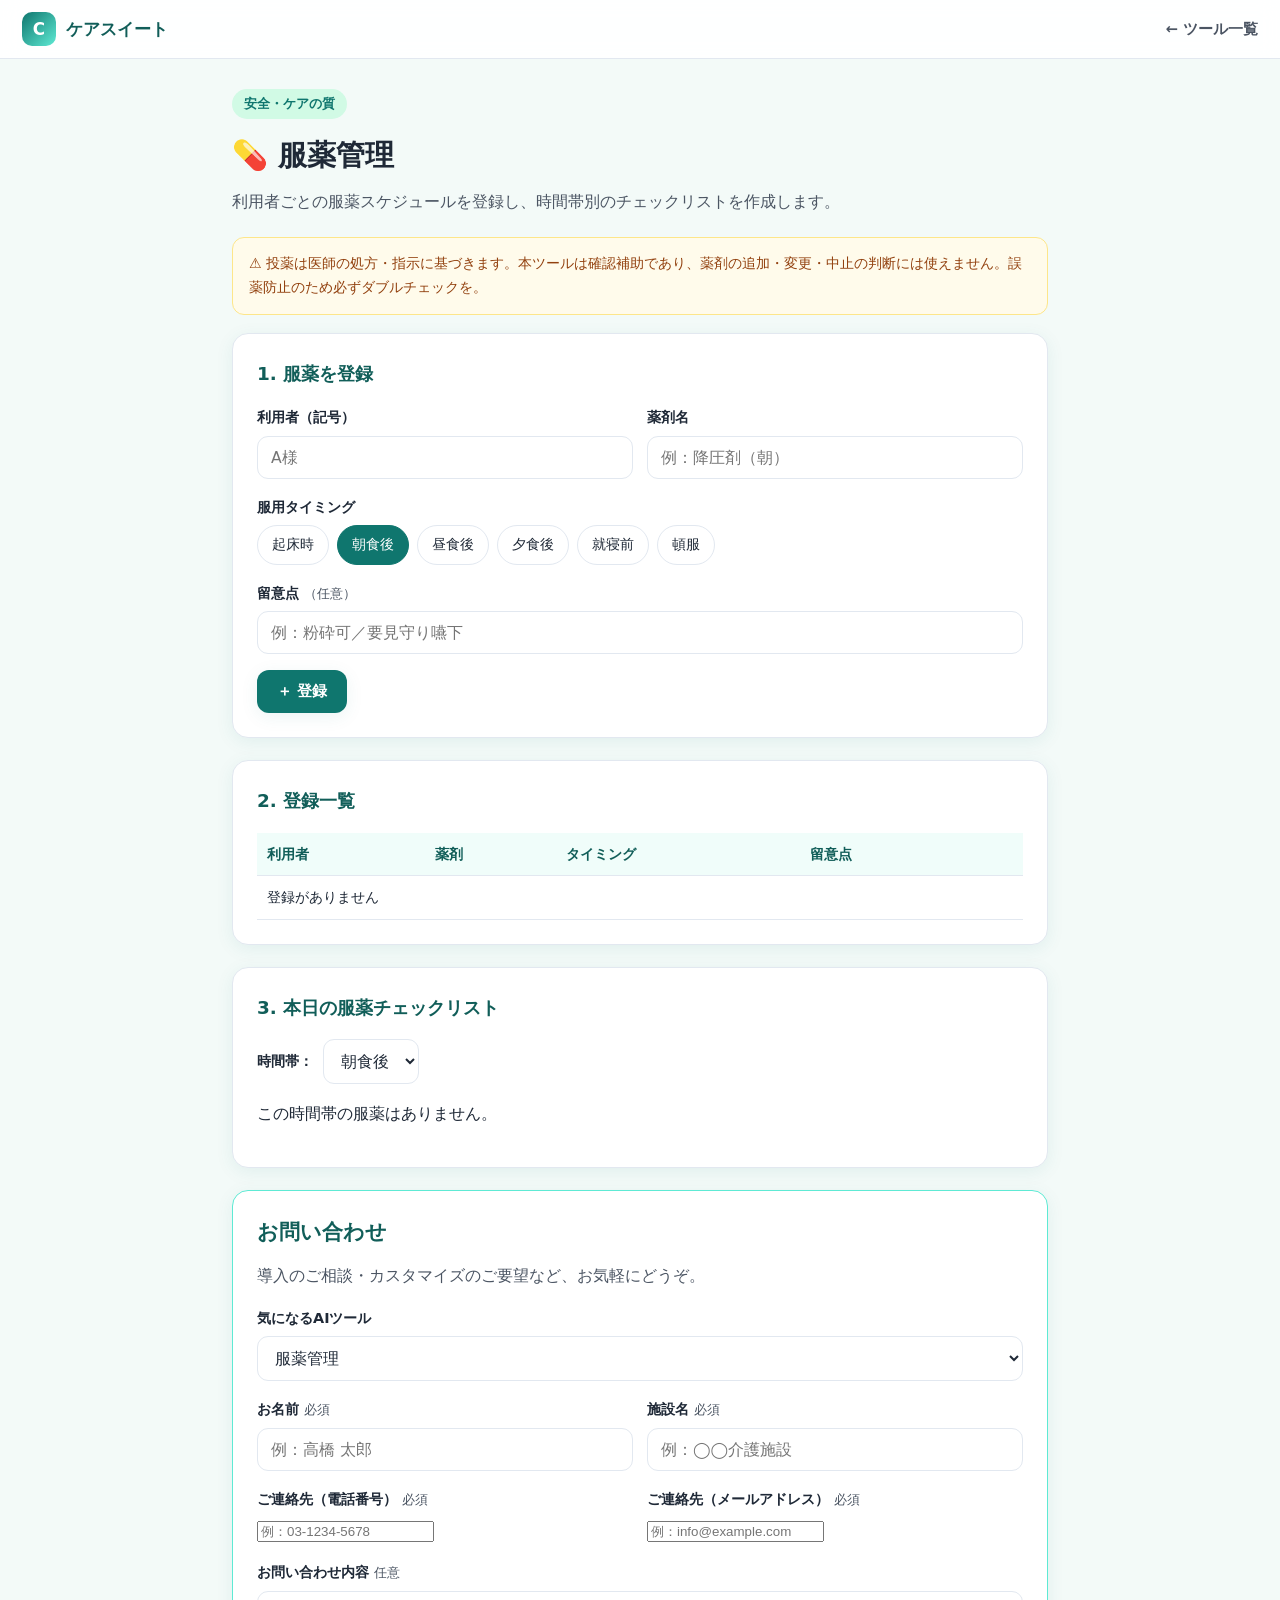
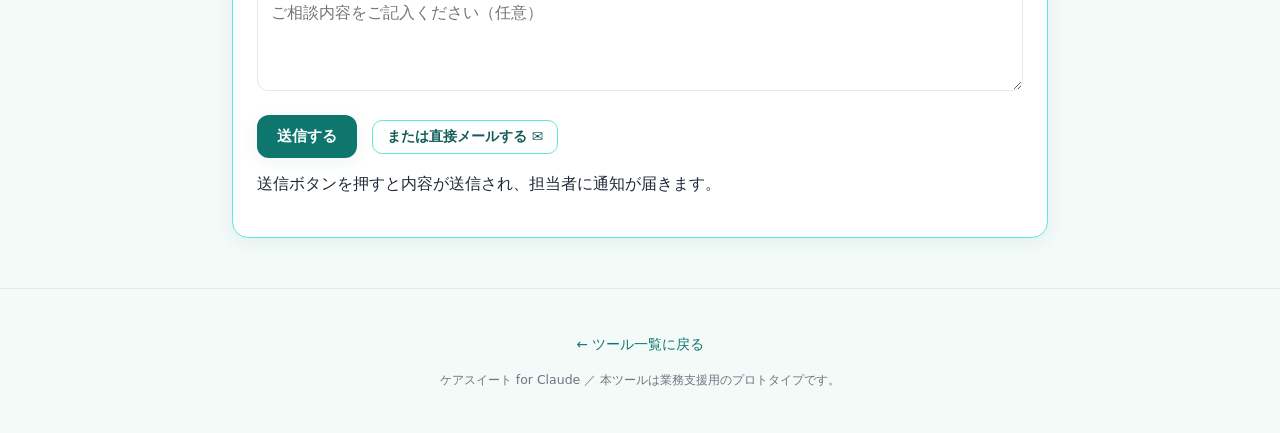
<file: tools/medication.html>
<!DOCTYPE html>
<html lang="ja">
<head>
<meta charset="UTF-8">
<meta name="viewport" content="width=device-width, initial-scale=1.0">
<title>服薬管理 ｜ ケアスイート for Claude</title>
<link rel="stylesheet" href="../assets/style.css">
</head>
<body>
<header class="topbar">
  <a class="brand" href="../index.html" style="color:var(--teal-dark);"><span class="logo">C</span> ケアスイート</a>
  <nav><a href="../index.html">← ツール一覧</a></nav>
</header>

<main class="tool-wrap">
  <div class="tool-head">
    <span class="eyebrow">安全・ケアの質</span>
    <h1>💊 服薬管理</h1>
    <p>利用者ごとの服薬スケジュールを登録し、時間帯別のチェックリストを作成します。</p>
  </div>

  <div class="note">⚠️ 投薬は医師の処方・指示に基づきます。本ツールは確認補助であり、薬剤の追加・変更・中止の判断には使えません。誤薬防止のため必ずダブルチェックを。</div>

  <div class="card">
    <h2>1. 服薬を登録</h2>
    <div class="grid-2">
      <div class="field"><label>利用者（記号）</label><input type="text" id="user" placeholder="A様"></div>
      <div class="field"><label>薬剤名</label><input type="text" id="drug" placeholder="例：降圧剤（朝）"></div>
    </div>
    <div class="field"><label>服用タイミング</label>
      <div class="chips" id="timing">
        <span class="chip">起床時</span><span class="chip on">朝食後</span><span class="chip">昼食後</span>
        <span class="chip">夕食後</span><span class="chip">就寝前</span><span class="chip">頓服</span>
      </div>
    </div>
    <div class="field"><label>留意点 <span class="hint">（任意）</span></label><input type="text" id="memo" placeholder="例：粉砕可／要見守り嚥下"></div>
    <button class="btn btn-primary" onclick="add()">＋ 登録</button>
  </div>

  <div class="card">
    <h2>2. 登録一覧</h2>
    <table><thead><tr><th>利用者</th><th>薬剤</th><th>タイミング</th><th>留意点</th><th></th></tr></thead><tbody id="rows"></tbody></table>
  </div>

  <div class="card">
    <h2>3. 本日の服薬チェックリスト</h2>
    <div class="toolbar-row">
      <label style="font-weight:700;font-size:.9rem;">時間帯：</label>
      <select id="slot" onchange="renderCheck()" style="width:auto;">
        <option>起床時</option><option selected>朝食後</option><option>昼食後</option><option>夕食後</option><option>就寝前</option><option>頓服</option>
      </select>
    </div>
    <div id="checklist"></div>
  </div>
  <div id="contact-mount"></div>
</main>

<footer class="site">
  <p><a href="../index.html">← ツール一覧に戻る</a></p>
  <p style="font-size:.78rem;opacity:.8;">ケアスイート for Claude ／ 本ツールは業務支援用のプロトタイプです。</p>
</footer>

<script src="../assets/common.js"></script>
<script>mountContact("服薬管理");</script>
<script>
const KEY="cs_meds";
let meds=Store.get(KEY,[]);
initChips(document.getElementById("timing"));
function add(){
  const user=document.getElementById("user").value.trim();
  const drug=document.getElementById("drug").value.trim();
  const timing=selectedChips(document.getElementById("timing"));
  if(!user||!drug){toast("利用者と薬剤名を入力してください");return;}
  if(!timing.length){toast("タイミングを選んでください");return;}
  meds.push({user,drug,timing,memo:document.getElementById("memo").value.trim()});
  Store.set(KEY,meds); render(); renderCheck();
  document.getElementById("drug").value=""; document.getElementById("memo").value="";
  toast("登録しました ✓");
}
function del(i){meds.splice(i,1);Store.set(KEY,meds);render();renderCheck();}
function render(){
  document.getElementById("rows").innerHTML = meds.length? meds.map((m,i)=>
    `<tr><td>${m.user}</td><td>${m.drug}</td><td>${m.timing.join("・")}</td><td>${m.memo||''}</td>
     <td><button class="btn btn-danger btn-sm" onclick="del(${i})">削除</button></td></tr>`).join("")
    : `<tr><td colspan="5" class="hint">登録がありません</td></tr>`;
}
function renderCheck(){
  const slot=document.getElementById("slot").value;
  const list=meds.filter(m=>m.timing.includes(slot));
  const el=document.getElementById("checklist");
  if(!list.length){el.innerHTML=`<p class="hint">この時間帯の服薬はありません。</p>`;return;}
  el.innerHTML=list.map((m,i)=>
    `<label style="display:flex;gap:10px;align-items:center;background:#f8fafc;padding:12px;border-radius:11px;margin-bottom:8px;cursor:pointer;">
      <input type="checkbox" style="width:auto;width:20px;height:20px;">
      <span><b>${m.user}</b> ── ${m.drug} ${m.memo?'<span class="badge">'+m.memo+'</span>':''}</span></label>`).join("")
    + `<p class="hint" style="margin-top:10px;">✅ 配薬後にチェック。誤薬防止のため2人でのダブルチェックを推奨します。</p>`;
}
render(); renderCheck();
</script>
</body>
</html>
</file>
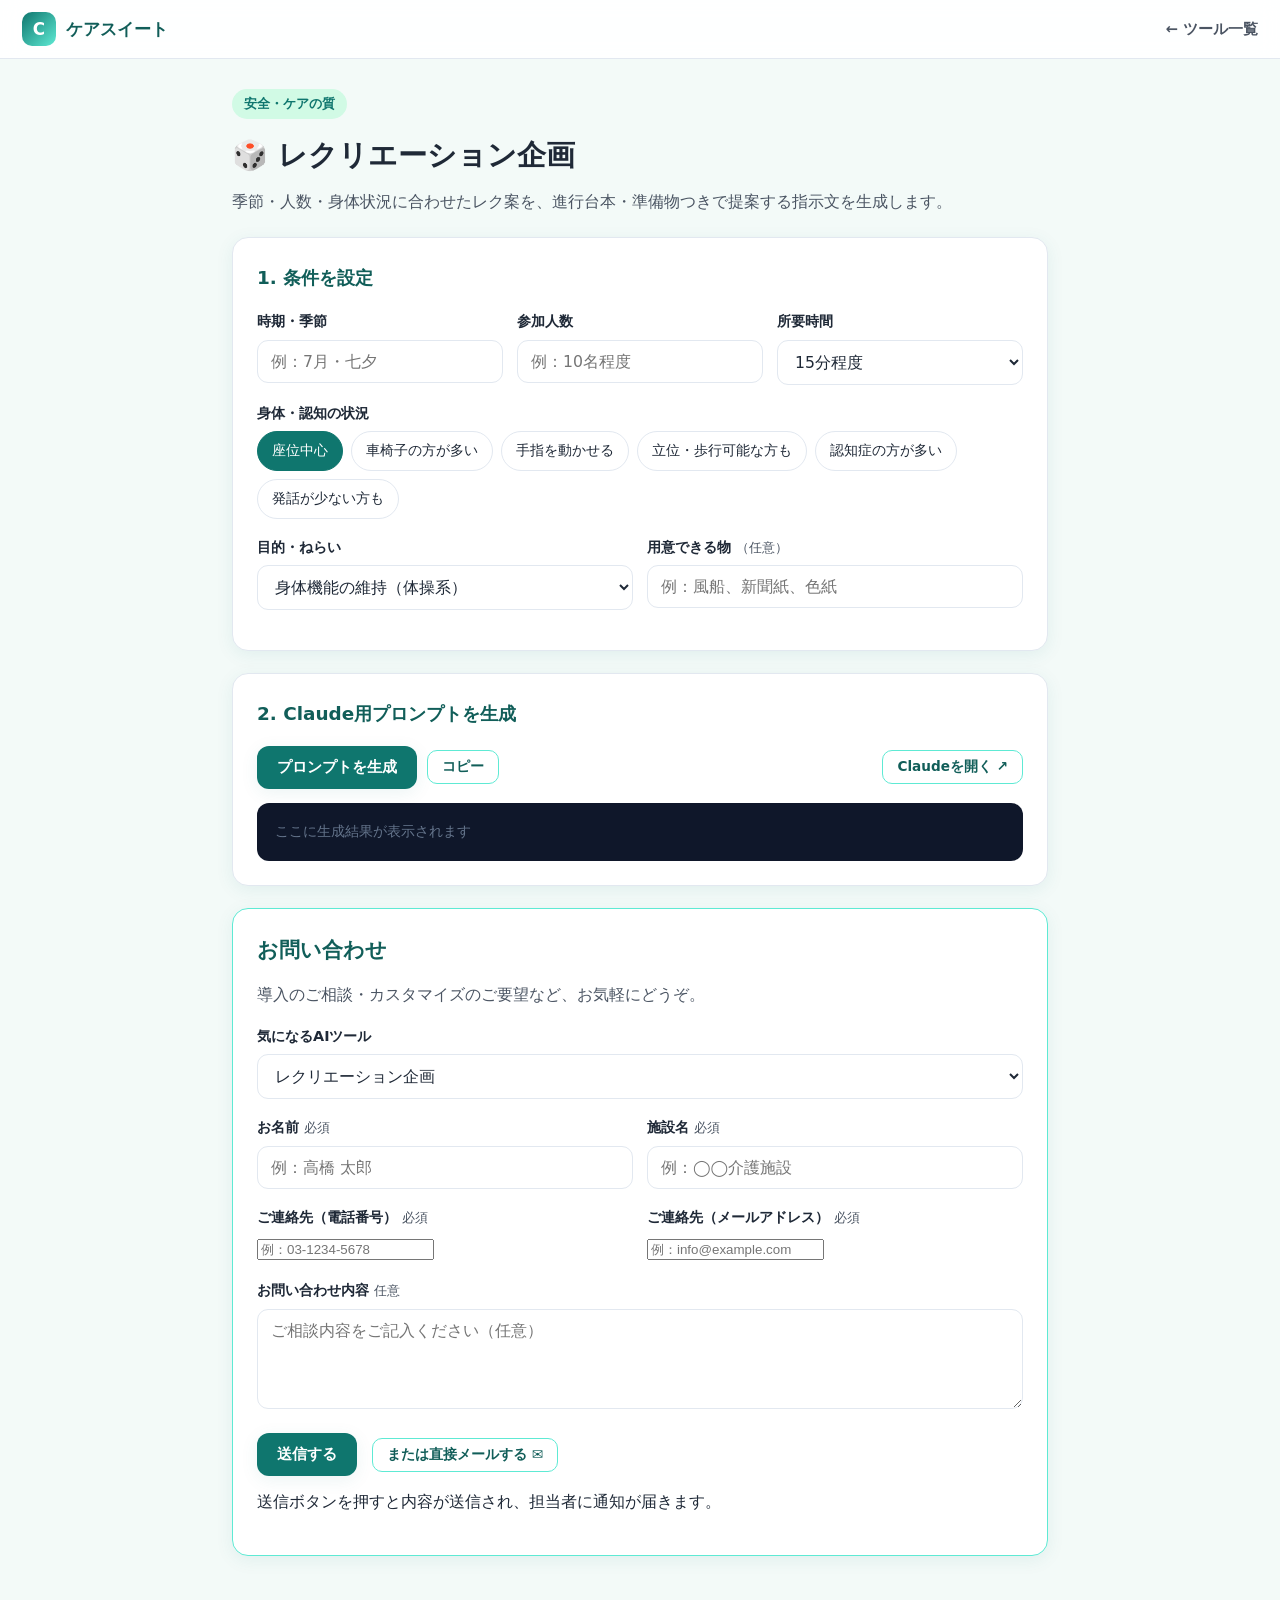
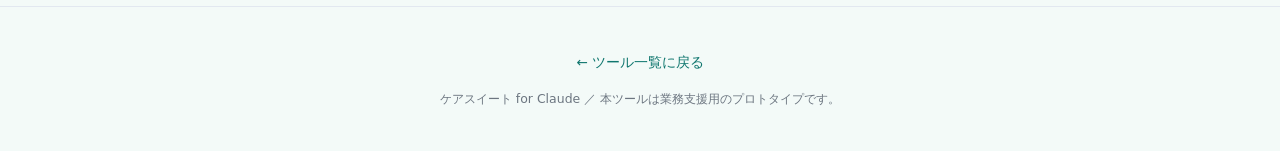
<file: tools/recreation.html>
<!DOCTYPE html>
<html lang="ja">
<head>
<meta charset="UTF-8">
<meta name="viewport" content="width=device-width, initial-scale=1.0">
<title>レクリエーション企画 ｜ ケアスイート for Claude</title>
<link rel="stylesheet" href="../assets/style.css">
</head>
<body>
<header class="topbar">
  <a class="brand" href="../index.html" style="color:var(--teal-dark);"><span class="logo">C</span> ケアスイート</a>
  <nav><a href="../index.html">← ツール一覧</a></nav>
</header>

<main class="tool-wrap">
  <div class="tool-head">
    <span class="eyebrow">安全・ケアの質</span>
    <h1>🎲 レクリエーション企画</h1>
    <p>季節・人数・身体状況に合わせたレク案を、進行台本・準備物つきで提案する指示文を生成します。</p>
  </div>

  <div class="card">
    <h2>1. 条件を設定</h2>
    <div class="grid-3">
      <div class="field"><label>時期・季節</label><input type="text" id="season" placeholder="例：7月・七夕"></div>
      <div class="field"><label>参加人数</label><input type="text" id="num" placeholder="例：10名程度"></div>
      <div class="field"><label>所要時間</label><select id="time"><option>15分程度</option><option>30分程度</option><option>45分〜1時間</option></select></div>
    </div>
    <div class="field"><label>身体・認知の状況</label>
      <div class="chips" id="cond">
        <span class="chip on">座位中心</span><span class="chip">車椅子の方が多い</span><span class="chip">手指を動かせる</span>
        <span class="chip">立位・歩行可能な方も</span><span class="chip">認知症の方が多い</span><span class="chip">発話が少ない方も</span>
      </div>
    </div>
    <div class="grid-2">
      <div class="field"><label>目的・ねらい</label>
        <select id="aim"><option>身体機能の維持（体操系）</option><option>脳トレ・認知機能</option><option>季節を感じる・回想</option><option>交流・コミュニケーション</option><option>手先を使う・創作</option></select></div>
      <div class="field"><label>用意できる物 <span class="hint">（任意）</span></label><input type="text" id="items" placeholder="例：風船、新聞紙、色紙"></div>
    </div>
  </div>

  <div class="card">
    <h2>2. Claude用プロンプトを生成</h2>
    <div class="toolbar-row">
      <button class="btn btn-primary" onclick="gen()">プロンプトを生成</button>
      <button class="btn btn-ghost btn-sm" onclick="copyOutput('out')">コピー</button>
      <div class="spacer"></div>
      <button class="btn btn-ghost btn-sm" onclick="openClaude()">Claudeを開く ↗</button>
    </div>
    <div class="output" id="out"></div>
  </div>
  <div id="contact-mount"></div>
</main>

<footer class="site">
  <p><a href="../index.html">← ツール一覧に戻る</a></p>
  <p style="font-size:.78rem;opacity:.8;">ケアスイート for Claude ／ 本ツールは業務支援用のプロトタイプです。</p>
</footer>

<script src="../assets/common.js"></script>
<script>mountContact("レクリエーション企画");</script>
<script>
initChips(document.getElementById("cond"));
function gen(){
  const season=document.getElementById("season").value||"特に指定なし";
  const num=document.getElementById("num").value||"指定なし";
  const time=document.getElementById("time").value;
  const cond=selectedChips(document.getElementById("cond"));
  const aim=document.getElementById("aim").value;
  const items=document.getElementById("items").value||"特になし（身近な物で）";
  const p=
`あなたは介護施設のレクリエーション介護士です。以下の条件に合うレクリエーション企画を3案提案してください。

# 条件
- 時期・季節：${season}
- 参加人数：${num}
- 所要時間：${time}
- 参加者の状況：${cond.length?cond.join("、"):"指定なし"}
- ねらい：${aim}
- 用意できる物：${items}

# 各案に含める内容
1. レク名とねらい（一言）
2. 準備物
3. 進行の流れ（導入→展開→まとめ。声かけ例も）
4. 盛り上げ・参加を促す工夫
5. 安全面・配慮（転倒・誤嚥・個人差への対応）
6. 難易度を上げる/下げるアレンジ

# ルール
- 参加者全員が「できた」と感じられる難易度設計にする
- 身体・認知状況に配慮し、無理のない内容にする
- 介護職がそのまま進行できる具体的な台本にする`;
  document.getElementById("out").textContent=p; toast("生成しました ✓");
}
</script>
</body>
</html>
</file>
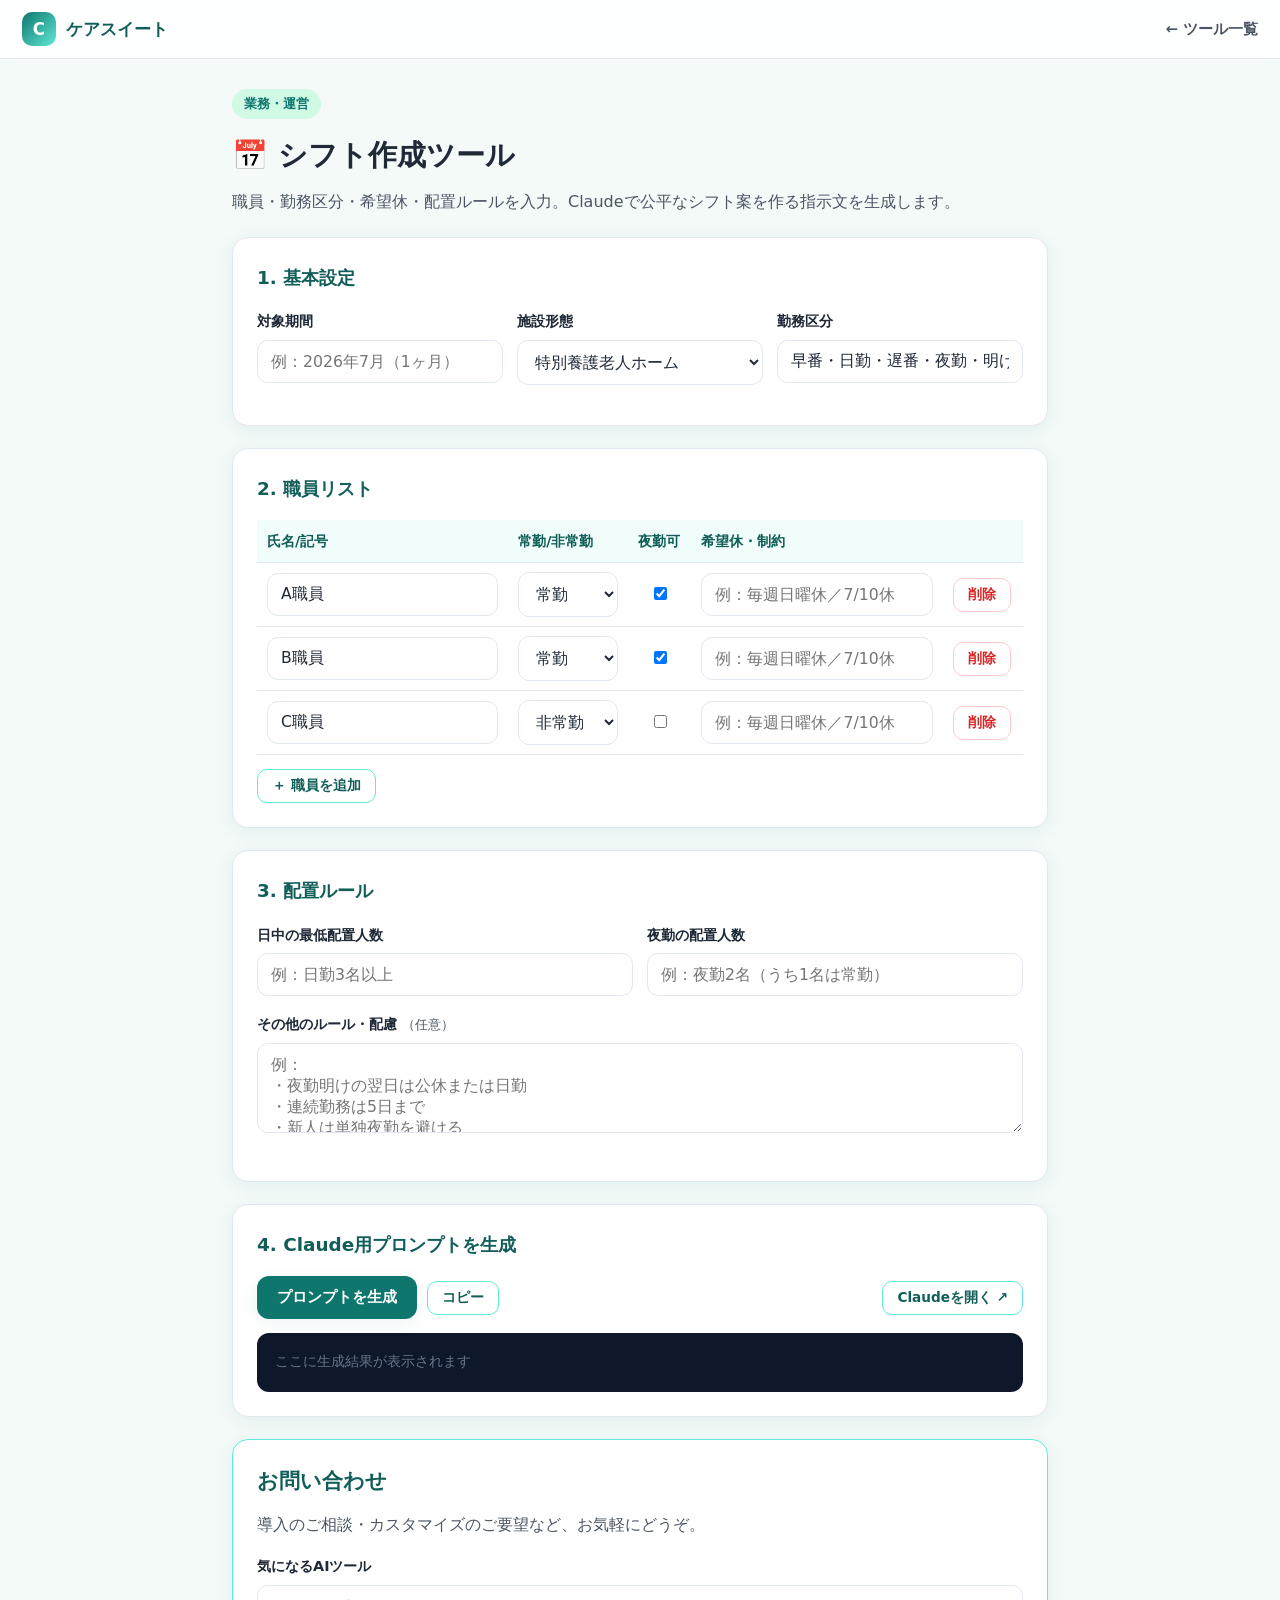
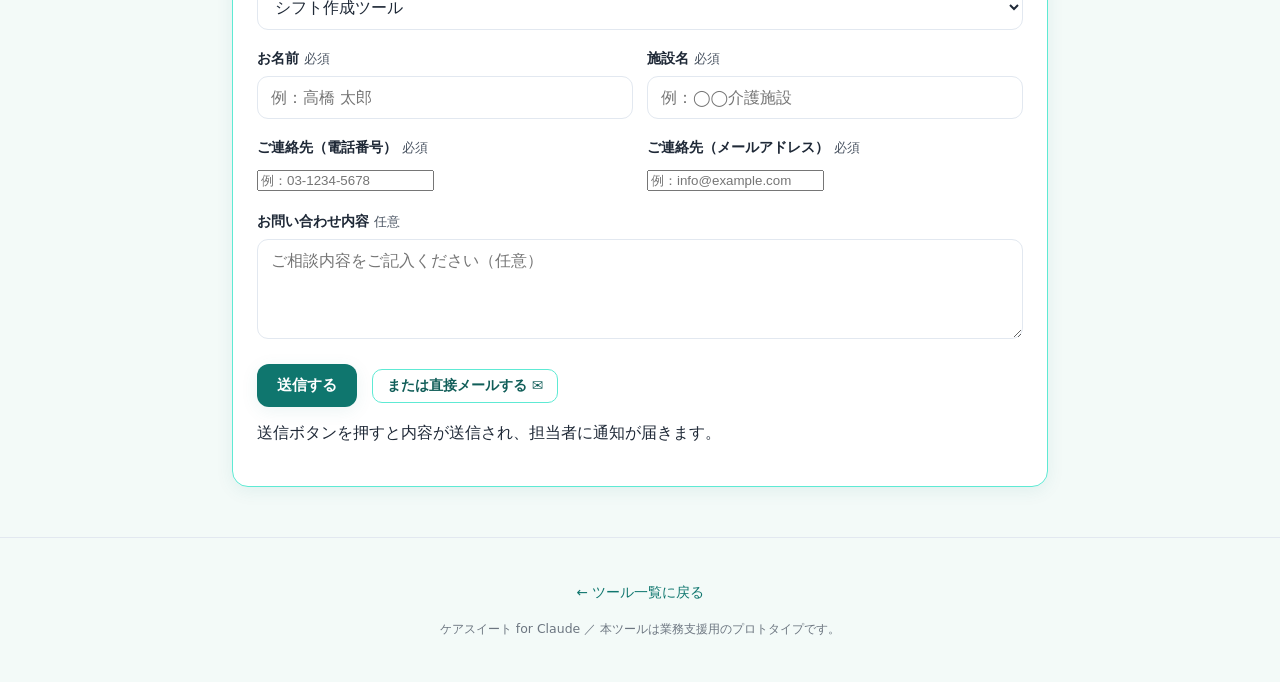
<file: tools/shift.html>
<!DOCTYPE html>
<html lang="ja">
<head>
<meta charset="UTF-8">
<meta name="viewport" content="width=device-width, initial-scale=1.0">
<title>シフト作成ツール ｜ ケアスイート for Claude</title>
<link rel="stylesheet" href="../assets/style.css">
</head>
<body>
<header class="topbar">
  <a class="brand" href="../index.html" style="color:var(--teal-dark);"><span class="logo">C</span> ケアスイート</a>
  <nav><a href="../index.html">← ツール一覧</a></nav>
</header>

<main class="tool-wrap">
  <div class="tool-head">
    <span class="eyebrow">業務・運営</span>
    <h1>📅 シフト作成ツール</h1>
    <p>職員・勤務区分・希望休・配置ルールを入力。Claudeで公平なシフト案を作る指示文を生成します。</p>
  </div>

  <div class="card">
    <h2>1. 基本設定</h2>
    <div class="grid-3">
      <div class="field"><label>対象期間</label><input type="text" id="period" placeholder="例：2026年7月（1ヶ月）"></div>
      <div class="field"><label>施設形態</label>
        <select id="facility">
          <option>特別養護老人ホーム</option><option>介護老人保健施設</option>
          <option>グループホーム</option><option>デイサービス</option>
          <option>有料老人ホーム</option><option>訪問介護</option>
        </select>
      </div>
      <div class="field"><label>勤務区分</label><input type="text" id="kinds" value="早番・日勤・遅番・夜勤・明け・公休"></div>
    </div>
  </div>

  <div class="card">
    <h2>2. 職員リスト</h2>
    <table id="tbl">
      <thead><tr><th>氏名/記号</th><th>常勤/非常勤</th><th>夜勤可</th><th>希望休・制約</th><th></th></tr></thead>
      <tbody id="rows"></tbody>
    </table>
    <button class="btn btn-ghost btn-sm" style="margin-top:14px;" onclick="addRow()">＋ 職員を追加</button>
  </div>

  <div class="card">
    <h2>3. 配置ルール</h2>
    <div class="grid-2">
      <div class="field"><label>日中の最低配置人数</label><input type="text" id="dayMin" placeholder="例：日勤3名以上"></div>
      <div class="field"><label>夜勤の配置人数</label><input type="text" id="nightMin" placeholder="例：夜勤2名（うち1名は常勤）"></div>
    </div>
    <div class="field"><label>その他のルール・配慮 <span class="hint">（任意）</span></label>
      <textarea id="rules" rows="3" placeholder="例：&#10;・夜勤明けの翌日は公休または日勤&#10;・連続勤務は5日まで&#10;・新人は単独夜勤を避ける"></textarea>
    </div>
  </div>

  <div class="card">
    <h2>4. Claude用プロンプトを生成</h2>
    <div class="toolbar-row">
      <button class="btn btn-primary" onclick="gen()">プロンプトを生成</button>
      <button class="btn btn-ghost btn-sm" onclick="copyOutput('out')">コピー</button>
      <div class="spacer"></div>
      <button class="btn btn-ghost btn-sm" onclick="openClaude()">Claudeを開く ↗</button>
    </div>
    <div class="output" id="out"></div>
  </div>
  <div id="contact-mount"></div>
</main>

<footer class="site">
  <p><a href="../index.html">← ツール一覧に戻る</a></p>
  <p style="font-size:.78rem;opacity:.8;">ケアスイート for Claude ／ 本ツールは業務支援用のプロトタイプです。</p>
</footer>

<script src="../assets/common.js"></script>
<script>mountContact("シフト作成ツール");</script>
<script>
const KEY = "cs_shift_staff";
function addRow(d={}) {
  const tr = document.createElement("tr");
  tr.innerHTML = `
    <td><input type="text" class="s-name" value="${d.name||''}" placeholder="A職員"></td>
    <td><select class="s-emp"><option ${d.emp==='常勤'?'selected':''}>常勤</option><option ${d.emp==='非常勤'?'selected':''}>非常勤</option></select></td>
    <td style="text-align:center;"><input type="checkbox" class="s-night" ${d.night?'checked':''}></td>
    <td><input type="text" class="s-req" value="${d.req||''}" placeholder="例：毎週日曜休／7/10休"></td>
    <td><button class="btn btn-danger btn-sm" onclick="this.closest('tr').remove();save()">削除</button></td>`;
  document.getElementById("rows").appendChild(tr);
  tr.querySelectorAll("input,select").forEach(el=>el.addEventListener("change",save));
}
function readStaff() {
  return [...document.querySelectorAll("#rows tr")].map(tr=>({
    name: tr.querySelector(".s-name").value,
    emp: tr.querySelector(".s-emp").value,
    night: tr.querySelector(".s-night").checked,
    req: tr.querySelector(".s-req").value
  })).filter(s=>s.name.trim());
}
function save(){ Store.set(KEY, readStaff()); }

function gen() {
  const staff = readStaff();
  if (!staff.length) { toast("職員を1名以上入力してください"); return; }
  const period = document.getElementById("period").value || "（期間未入力）";
  const facility = document.getElementById("facility").value;
  const kinds = document.getElementById("kinds").value;
  const dayMin = document.getElementById("dayMin").value;
  const nightMin = document.getElementById("nightMin").value;
  const rules = document.getElementById("rules").value.trim();

  const staffLines = staff.map(s=>`- ${s.name}（${s.emp}／夜勤${s.night?'可':'不可'}）希望休・制約：${s.req||'なし'}`).join("\n");

  const p =
`あなたは介護施設のシフト管理に精通した管理者です。以下の条件で公平で実現可能な勤務シフト表を作成してください。

# 施設・期間
- 施設形態：${facility}
- 対象期間：${period}
- 勤務区分：${kinds}

# 職員
${staffLines}

# 配置ルール
- 日中の最低配置：${dayMin||'指定なし'}
- 夜勤の配置：${nightMin||'指定なし'}
${rules ? rules.split("\n").map(r=>"- "+r.replace(/^[-・\s]+/,"")).join("\n") : ""}

# 守ること
- 希望休は最優先で反映する
- 勤務日数・夜勤回数が職員間で偏らないよう調整する
- 労働基準（連続勤務・夜勤明けの扱い）に配慮する
- 配置人数を満たせない日があれば明示し、対応案を提案する

# 出力
1. 日付×職員の表形式シフト（勤務区分を記載）
2. 職員ごとの勤務日数・夜勤回数の集計
3. 調整が必要な点・注意事項`;

  document.getElementById("out").textContent = p;
  toast("生成しました ✓");
}

// 初期化
const saved = Store.get(KEY, []);
if (saved.length) saved.forEach(addRow); else { addRow({name:'A職員',emp:'常勤',night:true}); addRow({name:'B職員',emp:'常勤',night:true}); addRow({name:'C職員',emp:'非常勤',night:false}); }
</script>
</body>
</html>
</file>
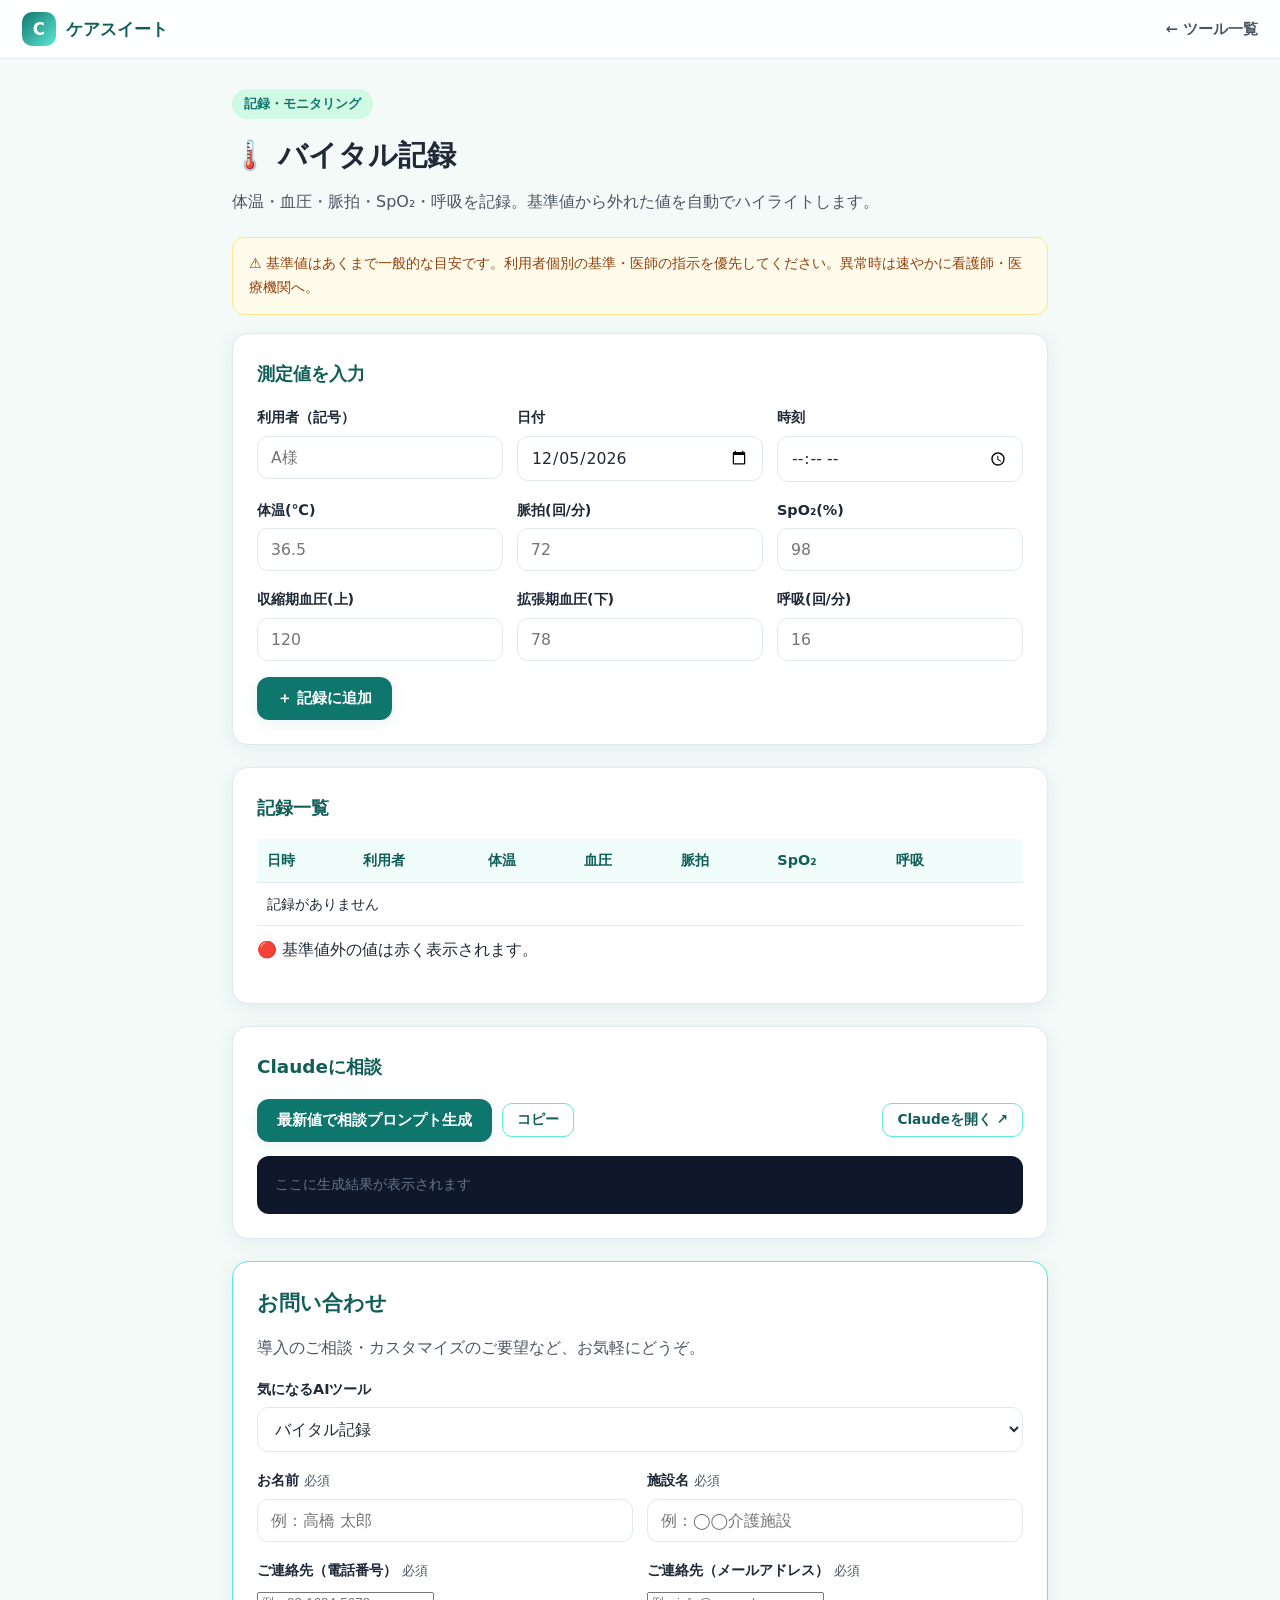
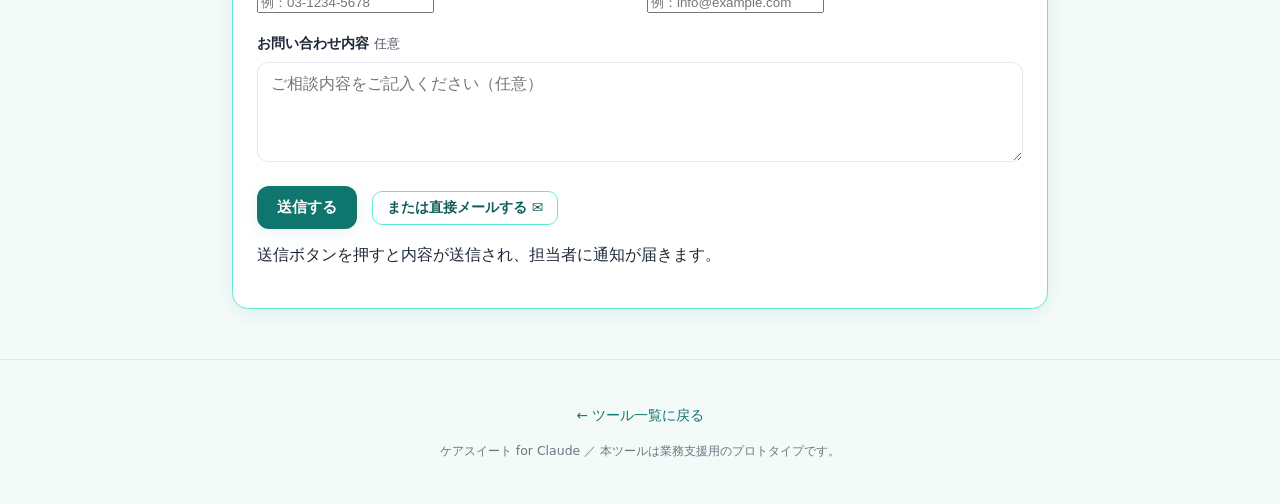
<file: tools/vitals.html>
<!DOCTYPE html>
<html lang="ja">
<head>
<meta charset="UTF-8">
<meta name="viewport" content="width=device-width, initial-scale=1.0">
<title>バイタル記録 ｜ ケアスイート for Claude</title>
<link rel="stylesheet" href="../assets/style.css">
</head>
<body>
<header class="topbar">
  <a class="brand" href="../index.html" style="color:var(--teal-dark);"><span class="logo">C</span> ケアスイート</a>
  <nav><a href="../index.html">← ツール一覧</a></nav>
</header>

<main class="tool-wrap">
  <div class="tool-head">
    <span class="eyebrow">記録・モニタリング</span>
    <h1>🌡️ バイタル記録</h1>
    <p>体温・血圧・脈拍・SpO₂・呼吸を記録。基準値から外れた値を自動でハイライトします。</p>
  </div>

  <div class="note">⚠️ 基準値はあくまで一般的な目安です。利用者個別の基準・医師の指示を優先してください。異常時は速やかに看護師・医療機関へ。</div>

  <div class="card">
    <h2>測定値を入力</h2>
    <div class="grid-3">
      <div class="field"><label>利用者（記号）</label><input type="text" id="user" placeholder="A様"></div>
      <div class="field"><label>日付</label><input type="date" id="date"></div>
      <div class="field"><label>時刻</label><input type="time" id="time"></div>
    </div>
    <div class="grid-3">
      <div class="field"><label>体温(℃)</label><input type="number" step="0.1" id="temp" placeholder="36.5"></div>
      <div class="field"><label>脈拍(回/分)</label><input type="number" id="pulse" placeholder="72"></div>
      <div class="field"><label>SpO₂(%)</label><input type="number" id="spo2" placeholder="98"></div>
    </div>
    <div class="grid-3">
      <div class="field"><label>収縮期血圧(上)</label><input type="number" id="sbp" placeholder="120"></div>
      <div class="field"><label>拡張期血圧(下)</label><input type="number" id="dbp" placeholder="78"></div>
      <div class="field"><label>呼吸(回/分)</label><input type="number" id="resp" placeholder="16"></div>
    </div>
    <button class="btn btn-primary" onclick="add()">＋ 記録に追加</button>
  </div>

  <div class="card">
    <h2>記録一覧</h2>
    <div style="overflow:auto;">
    <table><thead><tr><th>日時</th><th>利用者</th><th>体温</th><th>血圧</th><th>脈拍</th><th>SpO₂</th><th>呼吸</th><th></th></tr></thead><tbody id="rows"></tbody></table>
    </div>
    <p class="hint" style="margin-top:10px;">🔴 基準値外の値は赤く表示されます。</p>
  </div>

  <div class="card">
    <h2>Claudeに相談</h2>
    <div class="toolbar-row">
      <button class="btn btn-primary" onclick="gen()">最新値で相談プロンプト生成</button>
      <button class="btn btn-ghost btn-sm" onclick="copyOutput('out')">コピー</button>
      <div class="spacer"></div>
      <button class="btn btn-ghost btn-sm" onclick="openClaude()">Claudeを開く ↗</button>
    </div>
    <div class="output" id="out"></div>
  </div>
  <div id="contact-mount"></div>
</main>

<footer class="site">
  <p><a href="../index.html">← ツール一覧に戻る</a></p>
  <p style="font-size:.78rem;opacity:.8;">ケアスイート for Claude ／ 本ツールは業務支援用のプロトタイプです。</p>
</footer>

<script src="../assets/common.js"></script>
<script>mountContact("バイタル記録");</script>
<script>
const KEY="cs_vitals";
document.getElementById("date").value=new Date().toISOString().slice(0,10);
let records=Store.get(KEY,[]);

// 一般的な基準値（目安）
function flag(v){
  const f={};
  if(v.temp!==''&&(+v.temp>=37.5||+v.temp<35.0)) f.temp=1;
  if(v.spo2!==''&&+v.spo2<93) f.spo2=1;
  if(v.pulse!==''&&(+v.pulse>100||+v.pulse<50)) f.pulse=1;
  if(v.sbp!==''&&(+v.sbp>=140||+v.sbp<90)) f.sbp=1;
  if(v.dbp!==''&&(+v.dbp>=90)) f.dbp=1;
  if(v.resp!==''&&(+v.resp>24||+v.resp<10)) f.resp=1;
  return f;
}
function add(){
  const v={
    user:document.getElementById("user").value||"-",
    date:document.getElementById("date").value,
    time:document.getElementById("time").value||new Date().toTimeString().slice(0,5),
    temp:document.getElementById("temp").value,
    pulse:document.getElementById("pulse").value,
    spo2:document.getElementById("spo2").value,
    sbp:document.getElementById("sbp").value,
    dbp:document.getElementById("dbp").value,
    resp:document.getElementById("resp").value,
  };
  records.unshift(v); Store.set(KEY,records); render(); toast("追加しました ✓");
}
function del(i){records.splice(i,1);Store.set(KEY,records);render();}
function cell(val,bad){ if(val==='')return"-"; return bad?`<span style="color:var(--danger);font-weight:800;">${val}🔴</span>`:val; }
function render(){
  document.getElementById("rows").innerHTML = records.length? records.map((v,i)=>{
    const f=flag(v);
    const bp = (v.sbp||v.dbp)? `${cell(v.sbp,f.sbp)}/${cell(v.dbp,f.dbp)}`:"-";
    return `<tr><td>${v.date.slice(5)} ${v.time}</td><td>${v.user}</td>
      <td>${cell(v.temp,f.temp)}</td><td>${bp}</td><td>${cell(v.pulse,f.pulse)}</td>
      <td>${cell(v.spo2,f.spo2)}</td><td>${cell(v.resp,f.resp)}</td>
      <td><button class="btn btn-danger btn-sm" onclick="del(${i})">削除</button></td></tr>`;
  }).join("") : `<tr><td colspan="8" class="hint">記録がありません</td></tr>`;
}
function gen(){
  if(!records.length){toast("記録を追加してください");return;}
  const v=records[0]; const f=flag(v);
  const abn=Object.keys(f).length;
  const p=
`あなたは介護施設の看護師です。以下のバイタルサインを評価し、介護職への助言をしてください。

# 利用者
${v.user}（${v.date} ${v.time} 測定）

# 測定値
- 体温：${v.temp||'-'}℃
- 血圧：${v.sbp||'-'}/${v.dbp||'-'} mmHg
- 脈拍：${v.pulse||'-'} 回/分
- SpO₂：${v.spo2||'-'} %
- 呼吸：${v.resp||'-'} 回/分

# 出力
1. 各値の一般的な評価（基準内/要注意）
2. ${abn?'基準を外れている値について':'全体として'}考えられる状態と観察ポイント
3. 介護職が取るべき初期対応と、看護師・医師へ報告すべき目安
※医療判断は医師が行うことを前提に、慎重に助言してください。`;
  document.getElementById("out").textContent=p; toast("生成しました ✓");
}
render();
</script>
</body>
</html>
</file>
<file: assets/style.css>
/* ===========================================================
   ケアスイート for Claude  ── 共通スタイル
   介護施設向け Claude 活用ツールキット
   =========================================================== */

:root {
  --teal: #0f766e;
  --teal-dark: #115e59;
  --teal-light: #5eead4;
  --bg: #f3faf8;
  --card: #ffffff;
  --ink: #1f2937;
  --ink-soft: #4b5563;
  --line: #e2e8f0;
  --accent: #f59e0b;
  --danger: #dc2626;
  --ok: #16a34a;
  --radius: 16px;
  --shadow: 0 4px 18px rgba(15, 118, 110, 0.08);
  --shadow-lg: 0 12px 36px rgba(15, 118, 110, 0.14);
}

* { box-sizing: border-box; }

html { scroll-behavior: smooth; }

body {
  margin: 0;
  font-family: "Hiragino Sans", "Hiragino Kaku Gothic ProN", "Noto Sans JP",
    "Yu Gothic", Meiryo, system-ui, sans-serif;
  color: var(--ink);
  background: var(--bg);
  line-height: 1.7;
  -webkit-font-smoothing: antialiased;
}

a { color: var(--teal); text-decoration: none; }
a:hover { text-decoration: underline; }

/* ---------- トップバー ---------- */
.topbar {
  position: sticky;
  top: 0;
  z-index: 50;
  display: flex;
  align-items: center;
  justify-content: space-between;
  gap: 16px;
  padding: 12px 22px;
  background: rgba(255, 255, 255, 0.92);
  backdrop-filter: blur(10px);
  border-bottom: 1px solid var(--line);
}
.brand {
  display: flex;
  align-items: center;
  gap: 10px;
  font-weight: 800;
  color: var(--teal-dark);
  font-size: 1.05rem;
}
.brand .logo {
  width: 34px; height: 34px;
  border-radius: 10px;
  background: linear-gradient(135deg, var(--teal), var(--teal-light));
  display: grid; place-items: center;
  color: #fff; font-weight: 900;
}
.topbar nav a { margin-left: 16px; color: var(--ink-soft); font-weight: 600; font-size: .92rem; }

/* ---------- ボタン ---------- */
.btn {
  display: inline-flex;
  align-items: center;
  gap: 8px;
  padding: 11px 20px;
  border-radius: 12px;
  border: none;
  font-weight: 700;
  font-size: .95rem;
  cursor: pointer;
  transition: transform .12s ease, box-shadow .12s ease, background .12s ease;
  font-family: inherit;
}
.btn:active { transform: translateY(1px); }
.btn-primary { background: var(--teal); color: #fff; box-shadow: var(--shadow); }
.btn-primary:hover { background: var(--teal-dark); text-decoration: none; }
.btn-ghost { background: #fff; color: var(--teal-dark); border: 1.5px solid var(--teal-light); }
.btn-ghost:hover { background: #ecfdf5; text-decoration: none; }
.btn-sm { padding: 7px 14px; font-size: .85rem; border-radius: 10px; }
.btn-danger { background: #fff; color: var(--danger); border: 1.5px solid #fecaca; }

/* ---------- レイアウト ---------- */
.wrap { max-width: 1080px; margin: 0 auto; padding: 0 22px; }
.tool-wrap { max-width: 860px; margin: 0 auto; padding: 0 22px; }

.tool-head {
  margin: 30px 0 22px;
}
.tool-head .eyebrow {
  display: inline-block;
  font-size: .8rem;
  font-weight: 700;
  color: var(--teal);
  background: #d1fae5;
  padding: 4px 12px;
  border-radius: 999px;
  margin-bottom: 12px;
}
.tool-head h1 { margin: 0 0 8px; font-size: 1.8rem; }
.tool-head p { margin: 0; color: var(--ink-soft); }

/* ---------- カード ---------- */
.card {
  background: var(--card);
  border: 1px solid var(--line);
  border-radius: var(--radius);
  padding: 24px;
  box-shadow: var(--shadow);
  margin-bottom: 22px;
}
.card h2 { margin: 0 0 16px; font-size: 1.15rem; color: var(--teal-dark); }
.card h3 { margin: 18px 0 10px; font-size: 1rem; }

/* ---------- フォーム ---------- */
.field { margin-bottom: 16px; }
.field label { display: block; font-weight: 700; font-size: .9rem; margin-bottom: 6px; color: var(--ink); }
.field .hint { font-weight: 400; color: var(--ink-soft); font-size: .82rem; }
input[type=text], input[type=number], input[type=date], input[type=time],
select, textarea {
  width: 100%;
  padding: 11px 13px;
  border: 1.5px solid var(--line);
  border-radius: 11px;
  font-size: .98rem;
  font-family: inherit;
  background: #fff;
  color: var(--ink);
  transition: border-color .12s ease, box-shadow .12s ease;
}
input:focus, select:focus, textarea:focus {
  outline: none;
  border-color: var(--teal-light);
  box-shadow: 0 0 0 3px rgba(94, 234, 212, 0.35);
}
textarea { resize: vertical; min-height: 90px; }
.grid-2 { display: grid; grid-template-columns: 1fr 1fr; gap: 14px; }
.grid-3 { display: grid; grid-template-columns: repeat(3, 1fr); gap: 14px; }
@media (max-width: 640px) { .grid-2, .grid-3 { grid-template-columns: 1fr; } }

.chips { display: flex; flex-wrap: wrap; gap: 8px; }
.chip {
  padding: 7px 14px;
  border-radius: 999px;
  border: 1.5px solid var(--line);
  background: #fff;
  cursor: pointer;
  font-size: .88rem;
  user-select: none;
  transition: all .12s ease;
}
.chip.on { background: var(--teal); color: #fff; border-color: var(--teal); }

/* ---------- 出力（AIプロンプト） ---------- */
.output {
  background: #0f172a;
  color: #e2e8f0;
  border-radius: 12px;
  padding: 18px;
  font-family: ui-monospace, "SF Mono", Menlo, Consolas, monospace;
  font-size: .88rem;
  white-space: pre-wrap;
  word-break: break-word;
  max-height: 420px;
  overflow: auto;
  line-height: 1.6;
}
.output:empty::before { content: "ここに生成結果が表示されます"; color: #64748b; }

.toolbar-row { display: flex; flex-wrap: wrap; gap: 10px; align-items: center; margin-bottom: 14px; }
.spacer { flex: 1; }

.toast {
  position: fixed;
  bottom: 24px; left: 50%;
  transform: translateX(-50%) translateY(20px);
  background: var(--ink);
  color: #fff;
  padding: 12px 22px;
  border-radius: 12px;
  font-weight: 700;
  font-size: .9rem;
  opacity: 0;
  pointer-events: none;
  transition: all .25s ease;
  z-index: 100;
}
.toast.show { opacity: 1; transform: translateX(-50%) translateY(0); }

/* ---------- テーブル ---------- */
table { width: 100%; border-collapse: collapse; font-size: .9rem; }
th, td { padding: 9px 10px; border-bottom: 1px solid var(--line); text-align: left; }
th { background: #f0fdfa; color: var(--teal-dark); font-weight: 700; }
tr:hover td { background: #f8fafc; }

.note {
  background: #fffbeb;
  border: 1px solid #fde68a;
  border-radius: 12px;
  padding: 14px 16px;
  font-size: .88rem;
  color: #92400e;
  margin-bottom: 18px;
}
.badge { display:inline-block; font-size:.74rem; font-weight:700; padding:2px 9px; border-radius:999px; background:#d1fae5; color:var(--teal-dark); }

footer.site {
  margin-top: 50px;
  padding: 30px 22px;
  text-align: center;
  color: var(--ink-soft);
  font-size: .85rem;
  border-top: 1px solid var(--line);
}
</file>
